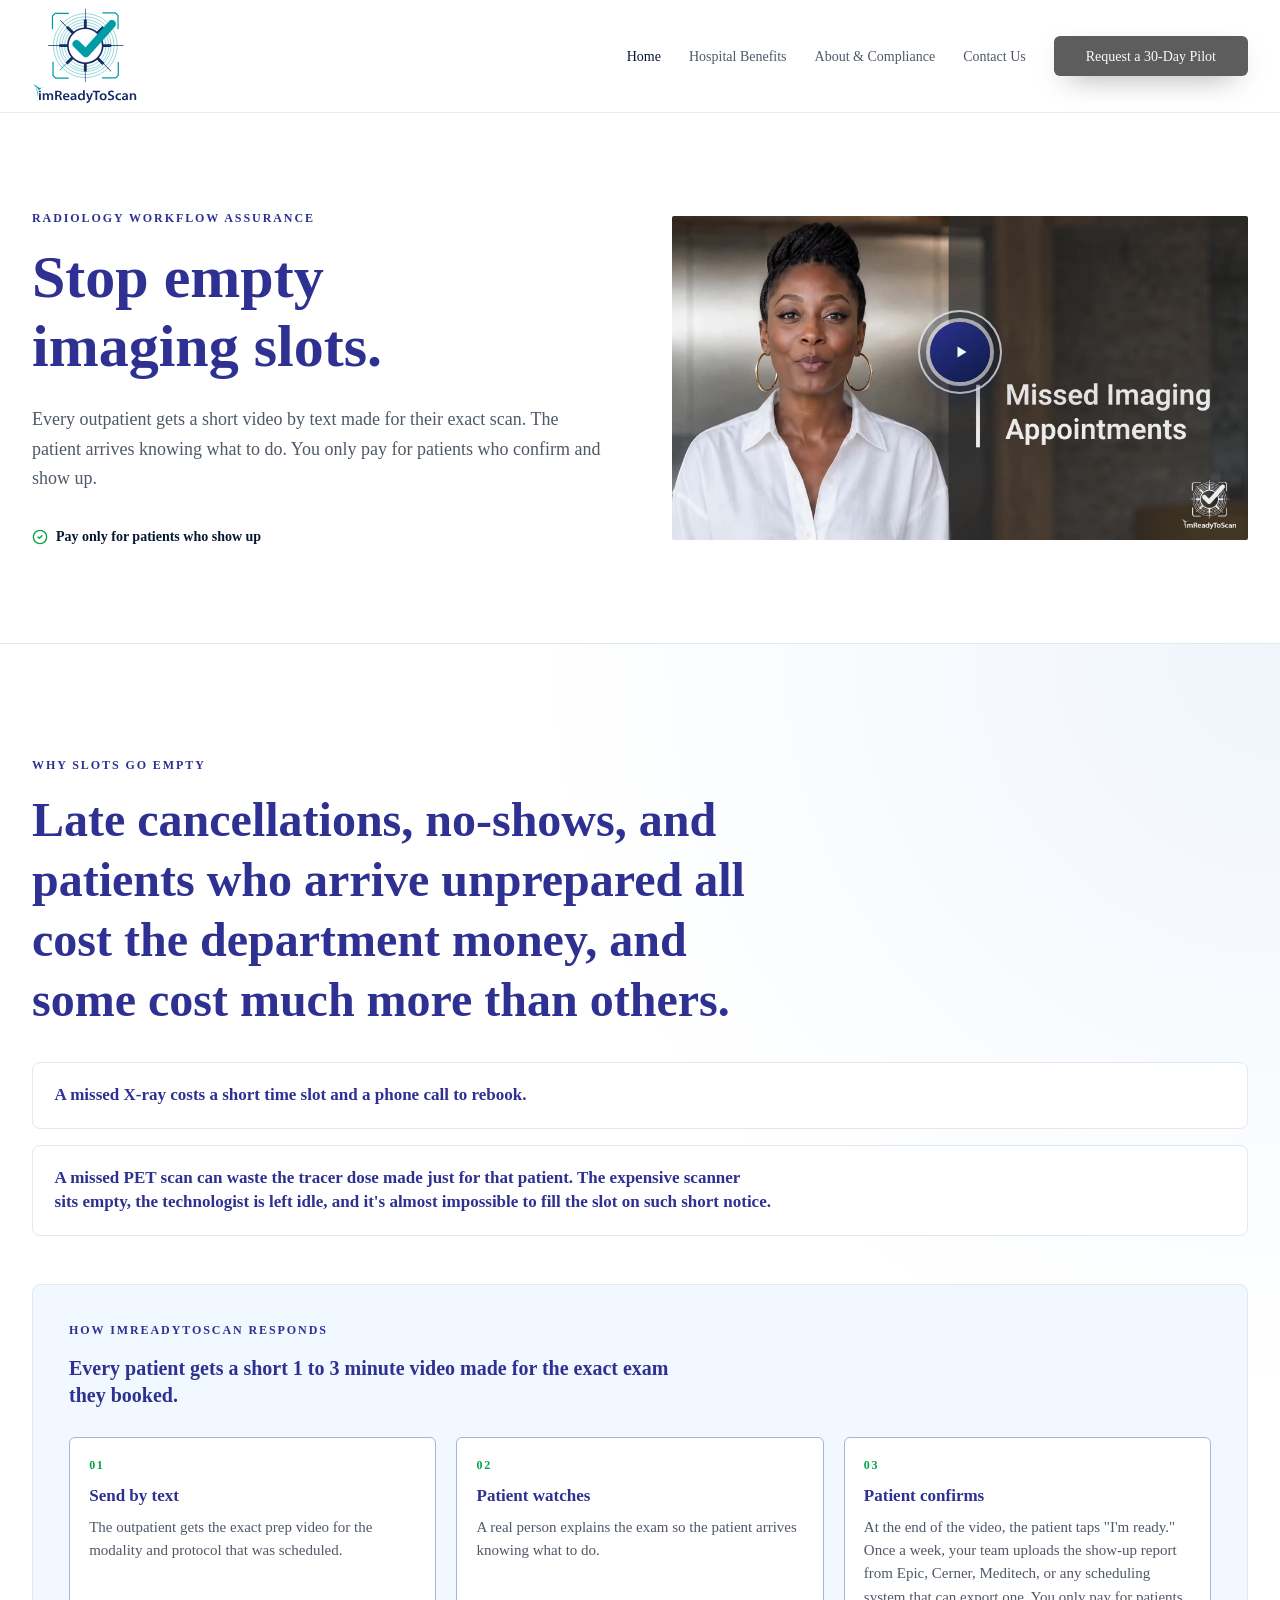
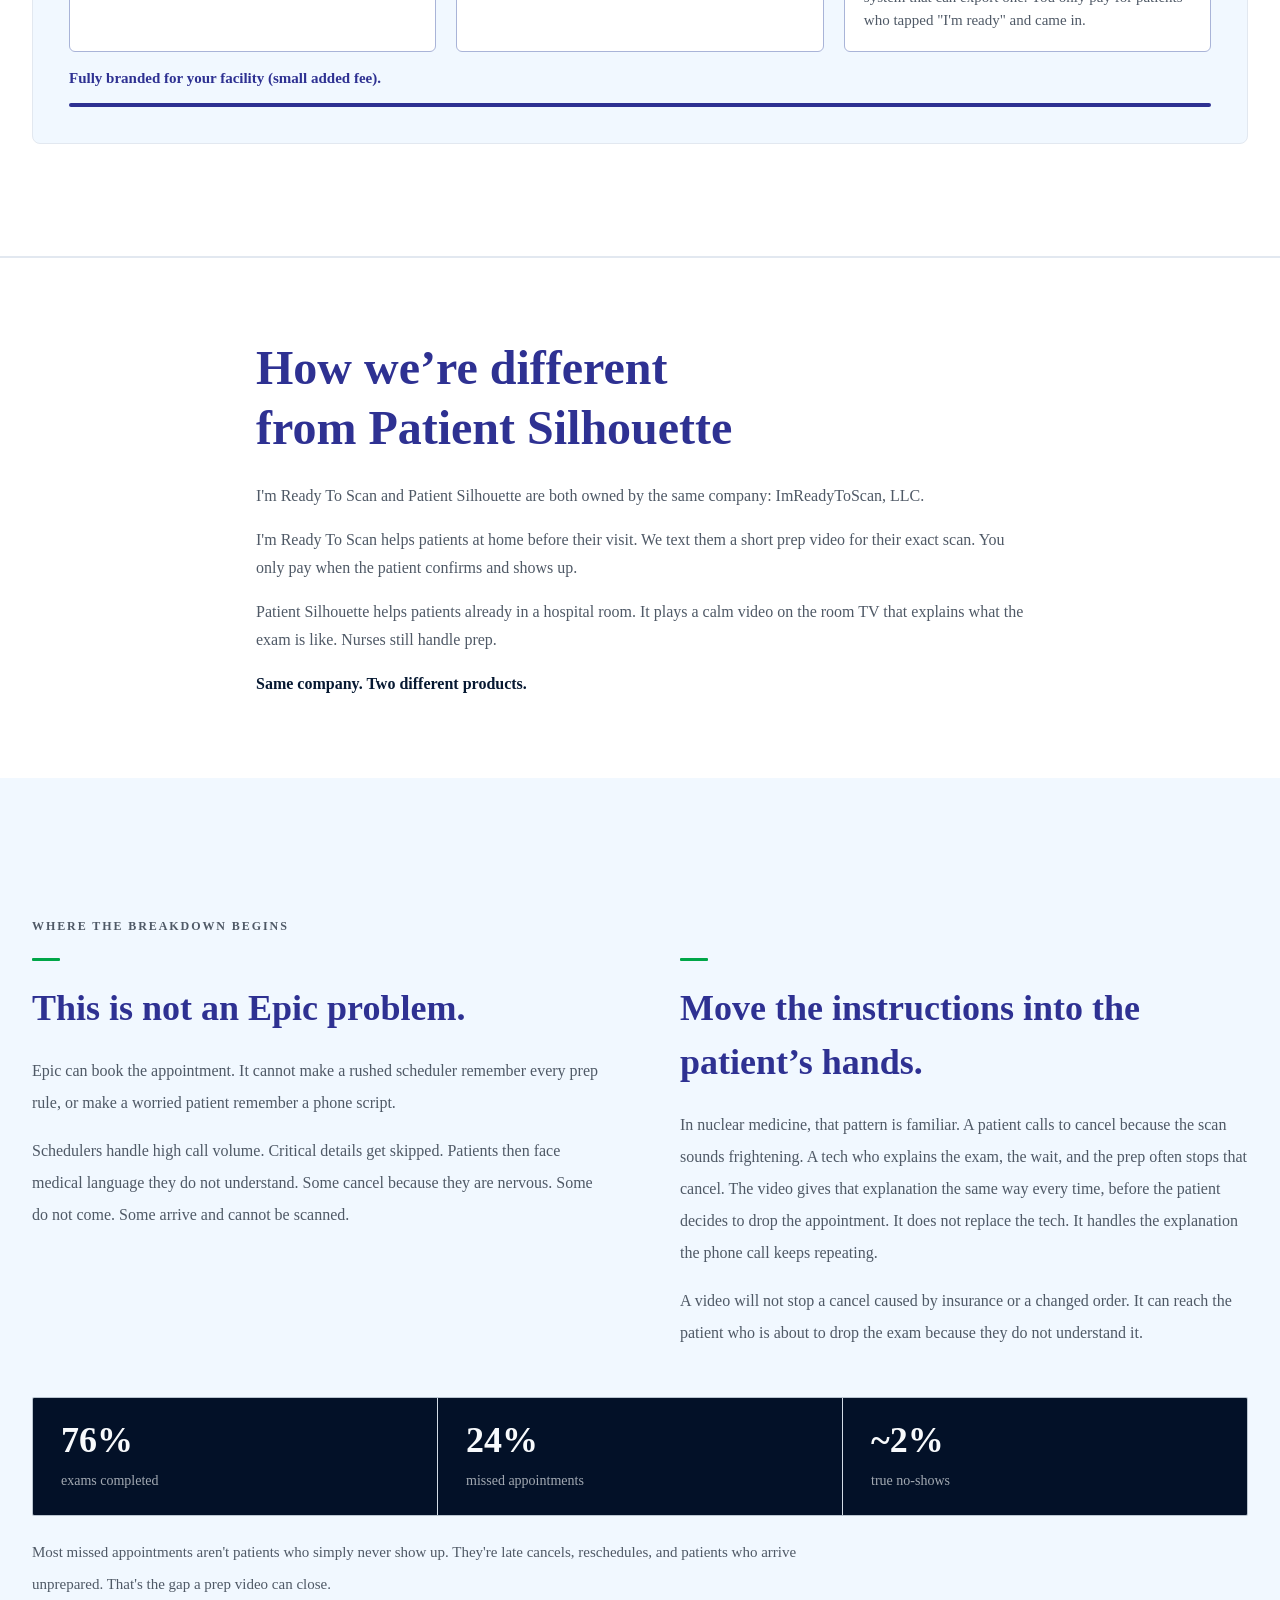
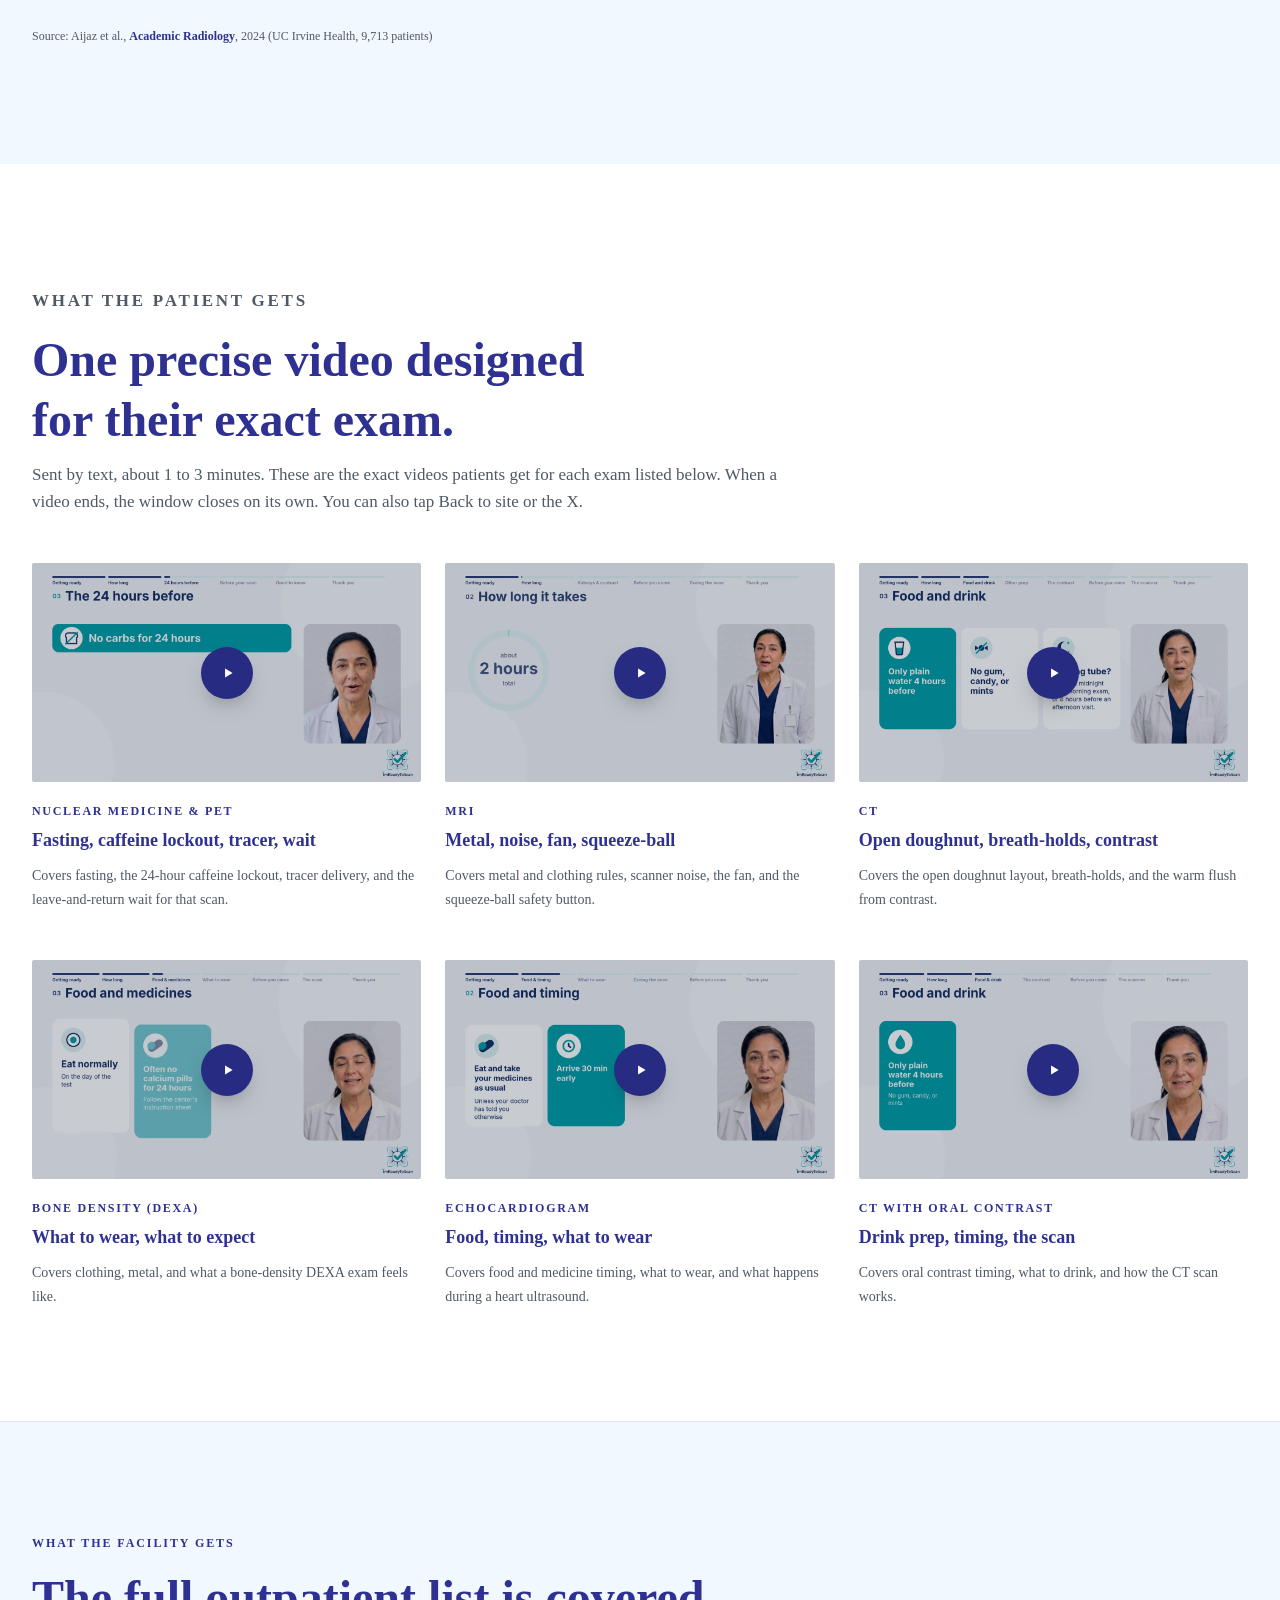
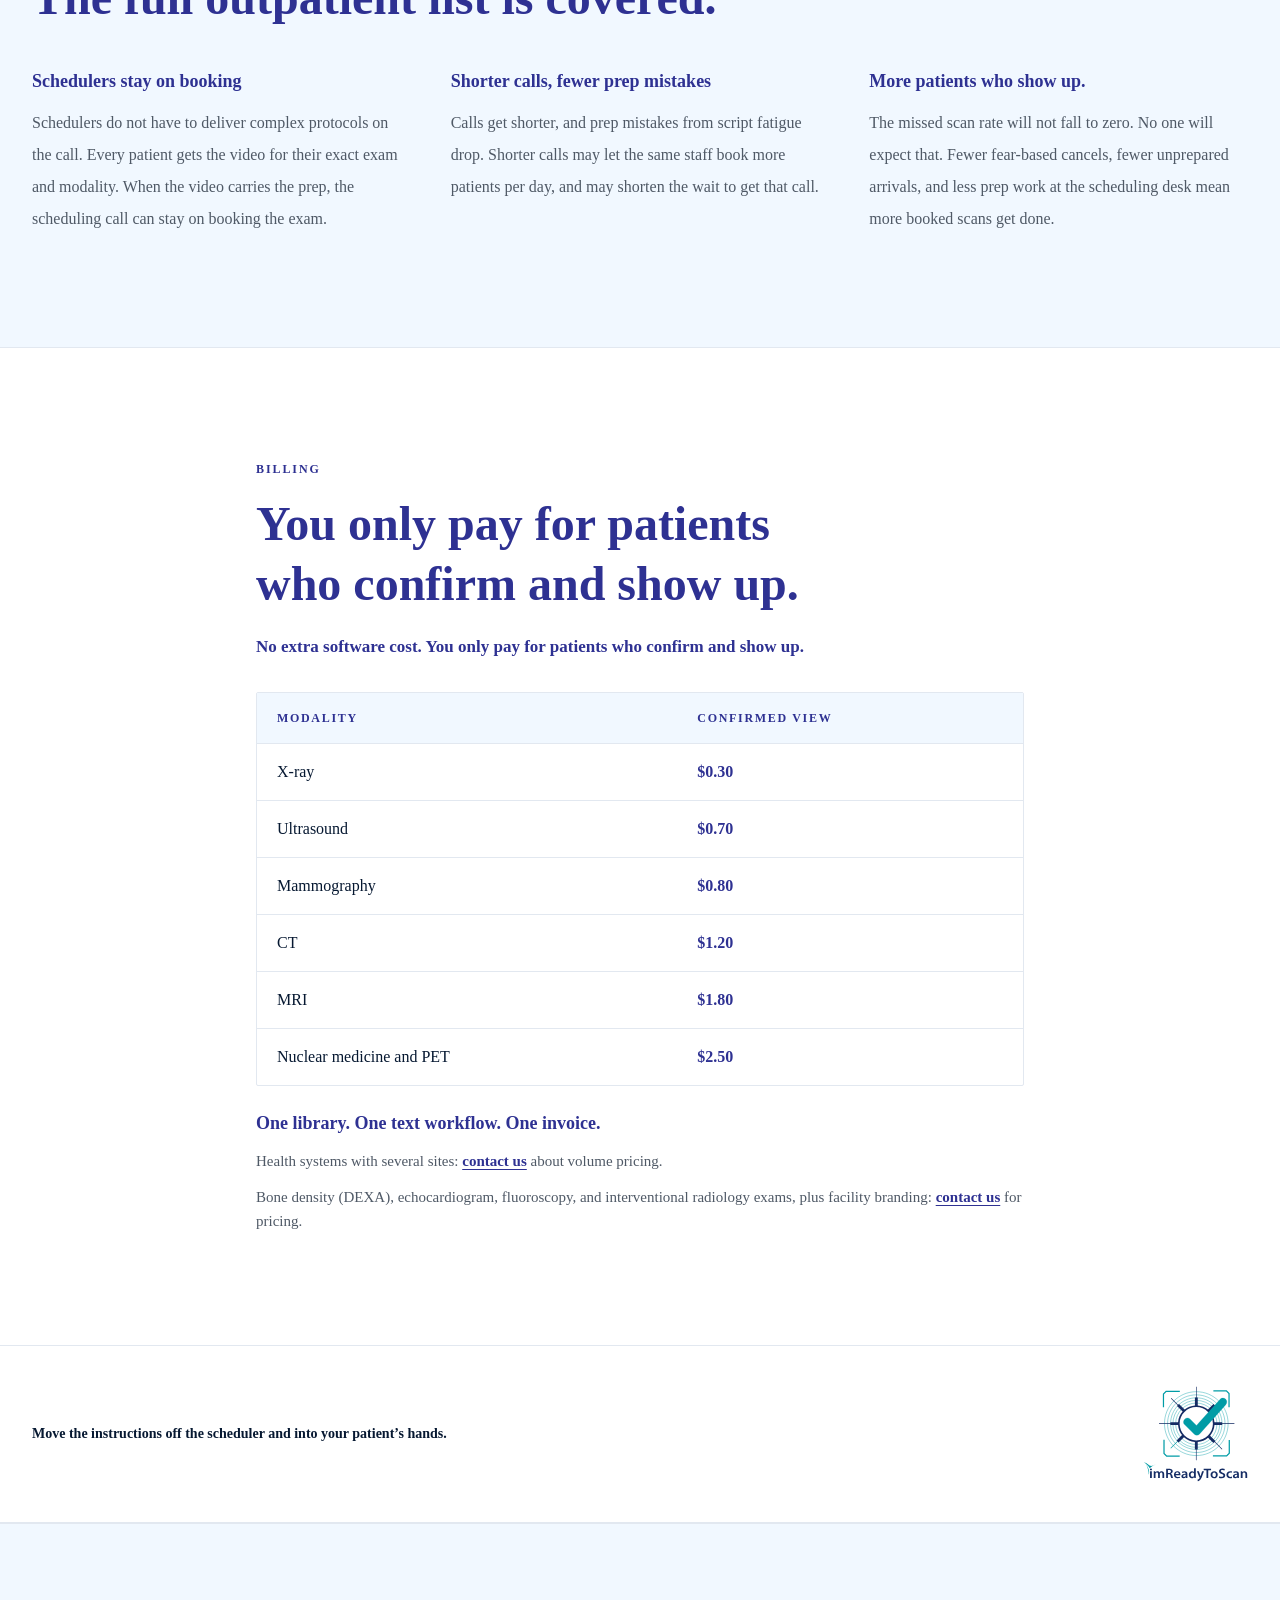
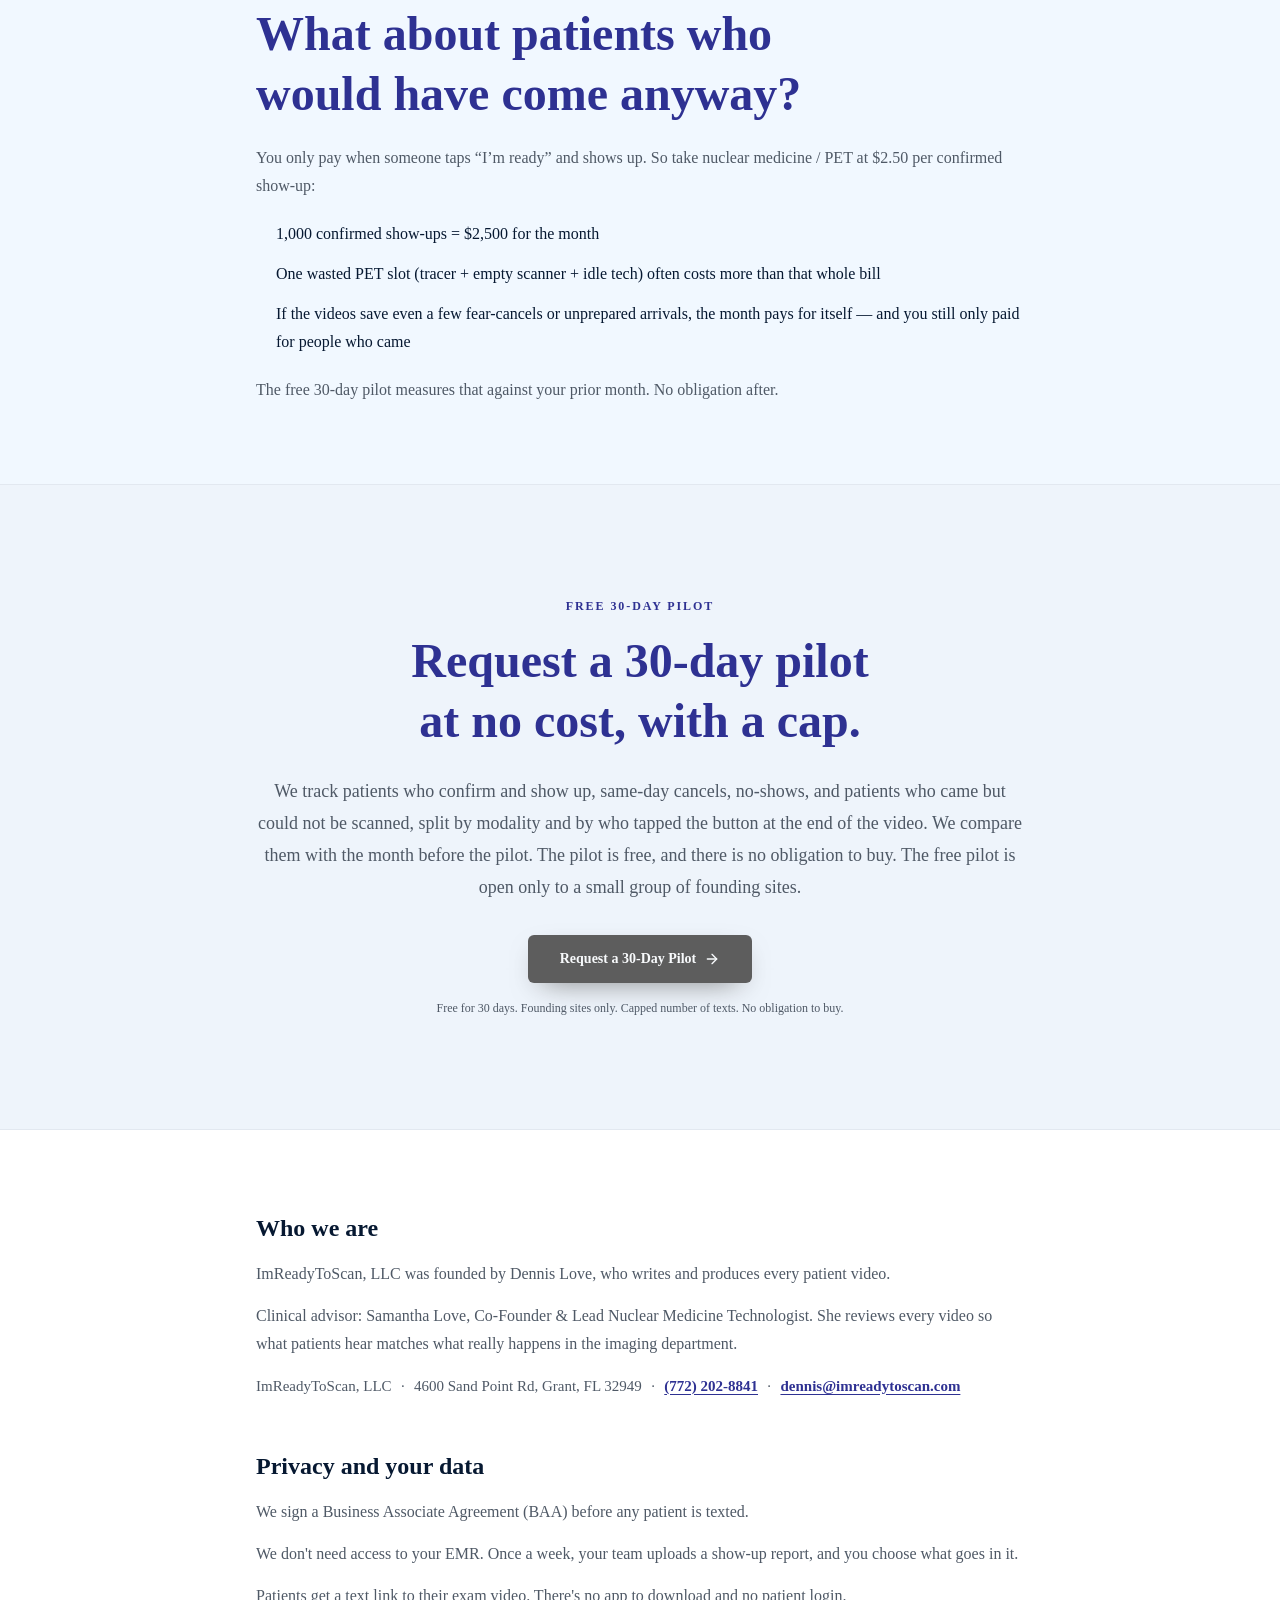
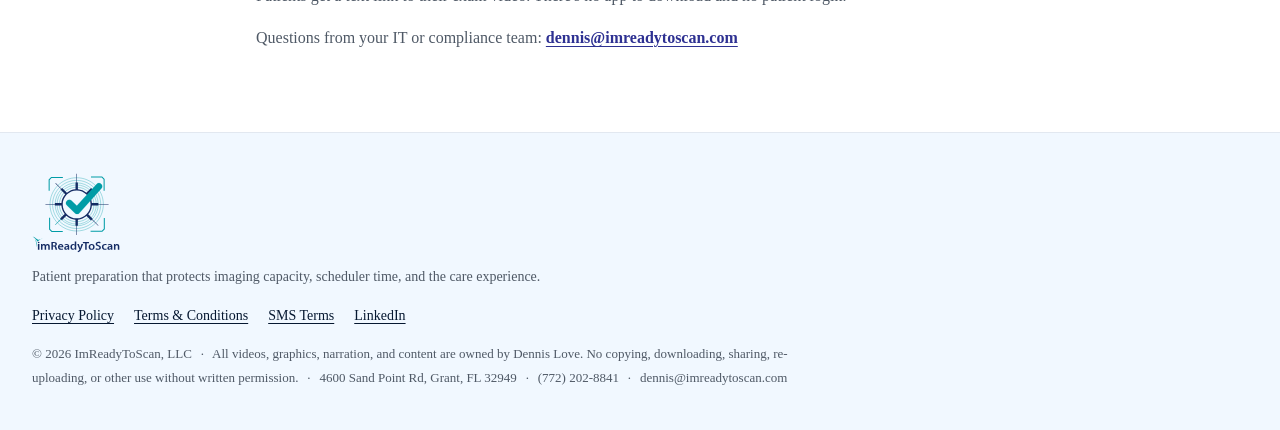
<file: index.html>
<!DOCTYPE html>
<html lang="en">
<head>
  <meta charset="utf-8" />
  <meta name="viewport" content="width=device-width, initial-scale=1" />
  <meta name="author" content="ImReadyToScan.com" />
  <title>ImReadyToScan.com | Stop Empty Imaging Slots</title>
  <meta name="description" content="Every outpatient gets a short video by text made for their exact scan. You only pay for patients who confirm and show up." />
  <meta property="og:title" content="ImReadyToScan.com | Stop Empty Imaging Slots" />
  <meta property="og:description" content="Scan-specific patient preparation videos by text. You only pay for patients who confirm and show up. Free pilot at no cost." />
  <meta property="og:type" content="website" />
  <meta name="twitter:card" content="summary_large_image" />
  <link rel="icon" href="favicon.png" type="image/png" />
  <link rel="stylesheet" href="css/styles.css" />
  <link rel="preload" href="assets/hero-pitch-poster.jpg" as="image" />
</head>
<body>
  <div class="site">
    <header class="site-header">
      <div class="page-wrap header-inner">
        <a href="/" class="logo-link" aria-label="ImReadyToScan home">
          <img src="assets/logo-full.svg" alt="ImReadyToScan" class="logo-img" width="515" height="469" />
        </a>

        <nav class="nav-desktop" aria-label="Main navigation">
          <a href="/" class="nav-link is-active">Home</a>
          <a href="hospital-benefits/" class="nav-link">Hospital Benefits</a>
          <a href="about-compliance/" class="nav-link">About &amp; Compliance</a>
          <a href="contact/" class="nav-link">Contact Us</a>
          <a href="pilot/" class="btn btn-pilot btn-lg">Request a 30-Day Pilot</a>
        </nav>

        <details class="nav-mobile">
          <summary>
            <svg class="icon-lg" viewBox="0 0 24 24" fill="none" stroke="currentColor" stroke-width="2" stroke-linecap="round" stroke-linejoin="round" aria-hidden="true"><path d="M4 5h16"/><path d="M4 12h16"/><path d="M4 19h16"/></svg>
            <span class="sr-only">Open menu</span>
          </summary>
          <div class="nav-mobile-panel">
            <a href="/">Home</a>
            <a href="hospital-benefits/">Hospital Benefits</a>
            <a href="about-compliance/">About &amp; Compliance</a>
            <a href="contact/">Contact Us</a>
            <a href="pilot/" class="btn btn-pilot btn-lg">Request a 30-Day Pilot</a>
          </div>
        </details>
      </div>
    </header>

    <main>
      <section class="hero">
        <div class="page-wrap hero-inner">
          <div class="hero-copy">
            <p class="eyebrow">Radiology workflow assurance</p>
            <h1 class="hero-title">Stop empty imaging slots.</h1>
            <p class="hero-lead">
              Every outpatient gets a short video by text made for their exact scan. The patient arrives knowing what to do. You only pay for patients who confirm and show up.
            </p>
            <div class="hero-actions">
              <div class="hero-checks">
                <span>
                  <svg class="icon text-brand-green" viewBox="0 0 24 24" fill="none" stroke="currentColor" stroke-width="2" stroke-linecap="round" stroke-linejoin="round" aria-hidden="true"><circle cx="12" cy="12" r="10"/><path d="m9 12 2 2 4-4"/></svg>
                  Pay only for patients who show up
                </span>
              </div>
            </div>
          </div>
          <div class="hero-media">
            <video
              id="hero-pitch"
              class="hero-video"
              playsinline
              preload="metadata"
              poster="assets/hero-pitch-poster.jpg"
              aria-label="ImReadyToScan pitch video"
            >
              <source src="assets/ImReadyToScan-Pitch-Video.mp4" type="video/mp4" />
            </video>
            <button type="button" class="hero-play" aria-label="Play pitch video">
              <span class="hero-play-ring" aria-hidden="true"></span>
              <span class="hero-play-core" aria-hidden="true">
                <svg viewBox="0 0 24 24" fill="currentColor" aria-hidden="true"><path d="M8.5 6.5v11l9-5.5-9-5.5z"/></svg>
              </span>
            </button>
          </div>
        </div>
      </section>

      <section class="content-band" id="why-slots">
        <div class="page-wrap">
          <div class="content-band-top">
            <div>
              <p class="eyebrow">Why slots go empty</p>
              <h2 class="section-heading">Late cancellations, no-shows, and patients who arrive unprepared all cost the department money, and some cost much more than others.</h2>
            </div>
          </div>

          <div class="loss-stack">
            <p>A missed X-ray costs a short time slot and a phone call to rebook.</p>
            <p>A missed PET scan can waste the tracer dose made just for that patient. The expensive scanner sits empty, the technologist is left idle, and it's almost impossible to fill the slot on such short notice.</p>
          </div>

          <div class="solution-flow">
            <p class="eyebrow">How ImReadyToScan responds</p>
            <h3 class="solution-heading">Every patient gets a short 1 to 3 minute video made for the exact exam they booked.</h3>
            <div class="flow-steps">
              <article class="flow-step" data-step="1">
                <span class="flow-num">01</span>
                <h4>Send by text</h4>
                <p>The outpatient gets the exact prep video for the modality and protocol that was scheduled.</p>
              </article>
              <article class="flow-step" data-step="2">
                <span class="flow-num">02</span>
                <h4>Patient watches</h4>
                <p>A real person explains the exam so the patient arrives knowing what to do.</p>
              </article>
              <article class="flow-step" data-step="3">
                <span class="flow-num">03</span>
                <h4>Patient confirms</h4>
                <p>At the end of the video, the patient taps "I'm ready." Once a week, your team uploads the show-up report from Epic, Cerner, Meditech, or any scheduling system that can export one. You only pay for patients who tapped "I'm ready" and came in.</p>
              </article>
            </div>
            <p class="flow-brand-note">Fully branded for your facility (small added fee).</p>
            <div class="flow-progress" aria-hidden="true">
              <span class="flow-progress-bar" data-step="3"></span>
            </div>
          </div>
        </div>
      </section>

      <section class="compare-block" id="patient-silhouette">
        <div class="page-wrap compare-inner">
          <h2 class="section-heading">How we’re different from Patient Silhouette</h2>
          <div class="compare-copy">
            <p>I'm Ready To Scan and Patient Silhouette are both owned by the same company: ImReadyToScan, LLC.</p>
            <p>I'm Ready To Scan helps patients at home before their visit. We text them a short prep video for their exact scan. You only pay when the patient confirms and shows up.</p>
            <p>Patient Silhouette helps patients already in a hospital room. It plays a calm video on the room TV that explains what the exam is like. Nurses still handle prep.</p>
            <p>Same company. Two different products.</p>
          </div>
        </div>
      </section>

      <section class="breakdown">
        <div class="page-wrap breakdown-inner">
          <p class="eyebrow">Where the breakdown begins</p>
          <div class="breakdown-grid">
            <article>
              <span class="breakdown-bar" aria-hidden="true"></span>
              <h2>This is not an Epic problem.</h2>
              <p>Epic can book the appointment. It cannot make a rushed scheduler remember every prep rule, or make a worried patient remember a phone script.</p>
              <p>Schedulers handle high call volume. Critical details get skipped. Patients then face medical language they do not understand. Some cancel because they are nervous. Some do not come. Some arrive and cannot be scanned.</p>
            </article>
            <article>
              <span class="breakdown-bar" aria-hidden="true"></span>
              <h2>Move the instructions into the patient’s hands.</h2>
              <p>In nuclear medicine, that pattern is familiar. A patient calls to cancel because the scan sounds frightening. A tech who explains the exam, the wait, and the prep often stops that cancel. The video gives that explanation the same way every time, before the patient decides to drop the appointment. It does not replace the tech. It handles the explanation the phone call keeps repeating.</p>
              <p>A video will not stop a cancel caused by insurance or a changed order. It can reach the patient who is about to drop the exam because they do not understand it.</p>
            </article>
          </div>
          <div class="stat-row">
            <div class="stat-item">
              <strong>76%</strong>
              <span>exams completed</span>
            </div>
            <div class="stat-item">
              <strong>24%</strong>
              <span>missed appointments</span>
            </div>
            <div class="stat-item">
              <strong>~2%</strong>
              <span>true no-shows</span>
            </div>
          </div>
          <p class="stat-explain">Most missed appointments aren't patients who simply never show up. They're late cancels, reschedules, and patients who arrive unprepared. That's the gap a prep video can close.</p>
          <p class="stat-note">Source: Aijaz et al., <a href="https://pubmed.ncbi.nlm.nih.gov/38705764/" target="_blank" rel="noopener noreferrer">Academic Radiology</a>, 2024 (UC Irvine Health, 9,713 patients)</p>
        </div>
      </section>

      <section class="modules">
        <div class="page-wrap">
          <div class="modules-intro">
            <p class="eyebrow">What the patient gets</p>
            <h2>One precise video designed for their exact exam.</h2>
            <p>Sent by text, about 1 to 3 minutes. These are the exact videos patients get for each exam listed below. When a video ends, the window closes on its own. You can also tap Back to site or the X.</p>
          </div>
          <div class="modules-grid modules-grid-six">
            <article>
                <div class="module-media">
                <video preload="metadata" poster="assets/exam-pet-poster.jpg" aria-label="Nuclear Medicine and PET preparation">
                  <source src="assets/ImReadyToScan-FDG-PET-CT.mp4" type="video/mp4" />
                </video>
                <button type="button" class="module-play" aria-label="Play video">
                  <span class="module-play-core" aria-hidden="true">
                    <svg viewBox="0 0 24 24" fill="currentColor" aria-hidden="true"><path d="M8.5 6.5v11l9-5.5-9-5.5z"/></svg>
                  </span>
                </button>
              </div>
              <p class="module-meta">Nuclear medicine &amp; PET</p>
              <h3 class="module-title">Fasting, caffeine lockout, tracer, wait</h3>
              <p class="module-caption">Covers fasting, the 24-hour caffeine lockout, tracer delivery, and the leave-and-return wait for that scan.</p>
            </article>
            <article>
                <div class="module-media">
                <video preload="metadata" poster="assets/exam-mri-poster.jpg" aria-label="MRI with gadolinium preparation">
                  <source src="assets/ImReadyToScan-MRI-Gadolinium.mp4" type="video/mp4" />
                </video>
                <button type="button" class="module-play" aria-label="Play video">
                  <span class="module-play-core" aria-hidden="true">
                    <svg viewBox="0 0 24 24" fill="currentColor" aria-hidden="true"><path d="M8.5 6.5v11l9-5.5-9-5.5z"/></svg>
                  </span>
                </button>
              </div>
              <p class="module-meta">MRI</p>
              <h3 class="module-title">Metal, noise, fan, squeeze-ball</h3>
              <p class="module-caption">Covers metal and clothing rules, scanner noise, the fan, and the squeeze-ball safety button.</p>
            </article>
            <article>
                <div class="module-media">
                <video preload="metadata" poster="assets/exam-ct-poster.jpg" aria-label="CT with IV contrast preparation">
                  <source src="assets/ImReadyToScan-CT-IV-Contrast.mp4" type="video/mp4" />
                </video>
                <button type="button" class="module-play" aria-label="Play video">
                  <span class="module-play-core" aria-hidden="true">
                    <svg viewBox="0 0 24 24" fill="currentColor" aria-hidden="true"><path d="M8.5 6.5v11l9-5.5-9-5.5z"/></svg>
                  </span>
                </button>
              </div>
              <p class="module-meta">CT</p>
              <h3 class="module-title">Open doughnut, breath-holds, contrast</h3>
              <p class="module-caption">Covers the open doughnut layout, breath-holds, and the warm flush from contrast.</p>
            </article>
            <article>
              <div class="module-media">
                <video preload="metadata" poster="assets/exam-xray-poster.jpg" aria-label="Bone density DEXA preparation">
                  <source src="assets/ImReadyToScan-Bone-Density-DEXA.mp4" type="video/mp4" />
                </video>
                <button type="button" class="module-play" aria-label="Play video">
                  <span class="module-play-core" aria-hidden="true">
                    <svg viewBox="0 0 24 24" fill="currentColor" aria-hidden="true"><path d="M8.5 6.5v11l9-5.5-9-5.5z"/></svg>
                  </span>
                </button>
              </div>
              <p class="module-meta">Bone Density (DEXA)</p>
              <h3 class="module-title">What to wear, what to expect</h3>
              <p class="module-caption">Covers clothing, metal, and what a bone-density DEXA exam feels like.</p>
            </article>
            <article>
              <div class="module-media">
                <video preload="metadata" poster="assets/exam-ultrasound-poster.jpg" aria-label="Echocardiogram preparation">
                  <source src="assets/ImReadyToScan-Echocardiogram.mp4" type="video/mp4" />
                </video>
                <button type="button" class="module-play" aria-label="Play video">
                  <span class="module-play-core" aria-hidden="true">
                    <svg viewBox="0 0 24 24" fill="currentColor" aria-hidden="true"><path d="M8.5 6.5v11l9-5.5-9-5.5z"/></svg>
                  </span>
                </button>
              </div>
              <p class="module-meta">Echocardiogram</p>
              <h3 class="module-title">Food, timing, what to wear</h3>
              <p class="module-caption">Covers food and medicine timing, what to wear, and what happens during a heart ultrasound.</p>
            </article>
            <article>
              <div class="module-media">
                <video preload="metadata" poster="assets/exam-mammography-poster.jpg" aria-label="CT with oral contrast preparation">
                  <source src="assets/ImReadyToScan-CT-Oral-Contrast.mp4" type="video/mp4" />
                </video>
                <button type="button" class="module-play" aria-label="Play video">
                  <span class="module-play-core" aria-hidden="true">
                    <svg viewBox="0 0 24 24" fill="currentColor" aria-hidden="true"><path d="M8.5 6.5v11l9-5.5-9-5.5z"/></svg>
                  </span>
                </button>
              </div>
              <p class="module-meta">CT with Oral Contrast</p>
              <h3 class="module-title">Drink prep, timing, the scan</h3>
              <p class="module-caption">Covers oral contrast timing, what to drink, and how the CT scan works.</p>
            </article>
          </div>
        </div>
      </section>

      <section class="facility">
        <div class="page-wrap facility-inner">
          <p class="eyebrow">What the facility gets</p>
          <h2 class="section-heading">The full outpatient list is covered.</h2>
          <div class="facility-grid">
            <article>
              <h3>Schedulers stay on booking</h3>
              <p>Schedulers do not have to deliver complex protocols on the call. Every patient gets the video for their exact exam and modality. When the video carries the prep, the scheduling call can stay on booking the exam.</p>
            </article>
            <article>
              <h3>Shorter calls, fewer prep mistakes</h3>
              <p>Calls get shorter, and prep mistakes from script fatigue drop. Shorter calls may let the same staff book more patients per day, and may shorten the wait to get that call.</p>
            </article>
            <article>
              <h3>More patients who show up.</h3>
              <p>The missed scan rate will not fall to zero. No one will expect that. Fewer fear-based cancels, fewer unprepared arrivals, and less prep work at the scheduling desk mean more booked scans get done.</p>
            </article>
          </div>
        </div>
      </section>

      <section class="billing">
        <div class="page-wrap billing-inner">
          <p class="eyebrow">Billing</p>
          <h2 class="section-heading">You only pay for patients who confirm and show up.</h2>
          <p class="billing-software">No extra software cost. You only pay for patients who confirm and show up.</p>
          <div class="billing-table-wrap">
            <table class="billing-table">
              <thead>
                <tr>
                  <th scope="col">Modality</th>
                  <th scope="col">Confirmed view</th>
                </tr>
              </thead>
              <tbody>
                <tr>
                  <td>X-ray</td>
                  <td>$0.30</td>
                </tr>
                <tr>
                  <td>Ultrasound</td>
                  <td>$0.70</td>
                </tr>
                <tr>
                  <td>Mammography</td>
                  <td>$0.80</td>
                </tr>
                <tr>
                  <td>CT</td>
                  <td>$1.20</td>
                </tr>
                <tr>
                  <td>MRI</td>
                  <td>$1.80</td>
                </tr>
                <tr>
                  <td>Nuclear medicine and PET</td>
                  <td>$2.50</td>
                </tr>
              </tbody>
            </table>
          </div>
          <p class="billing-tagline">One library. One text workflow. One invoice.</p>
          <p class="billing-volume">Health systems with several sites: <a href="contact/">contact us</a> about volume pricing.</p>
          <p class="billing-pricing-note">Bone density (DEXA), echocardiogram, fluoroscopy, and interventional radiology exams, plus facility branding: <a href="contact/">contact us</a> for pricing.</p>
        </div>
      </section>

      <section class="brand-strip">
        <div class="page-wrap brand-strip-inner">
          <p>Move the instructions off the scheduler and into your patient’s hands.</p>
          <img src="assets/logo-full.svg" alt="ImReadyToScan" width="515" height="469" loading="lazy" />
        </div>
      </section>

      <section class="roi-box" id="roi">
        <div class="page-wrap roi-inner">
          <h2 class="section-heading">What about patients who would have come anyway?</h2>
          <p>You only pay when someone taps “I’m ready” and shows up. So take nuclear medicine / PET at $2.50 per confirmed show-up:</p>
          <ul class="roi-list">
            <li>1,000 confirmed show-ups = $2,500 for the month</li>
            <li>One wasted PET slot (tracer + empty scanner + idle tech) often costs more than that whole bill</li>
            <li>If the videos save even a few fear-cancels or unprepared arrivals, the month pays for itself — and you still only paid for people who came</li>
          </ul>
          <p>The free 30-day pilot measures that against your prior month. No obligation after.</p>
        </div>
      </section>

      <section id="pilot" class="pilot">
        <div class="page-wrap pilot-inner">
          <p class="eyebrow">Free 30-day pilot</p>
          <h2>Request a 30-day pilot at no cost, with a cap.</h2>
          <p class="pilot-lead">
            We track patients who confirm and show up, same-day cancels, no-shows, and patients who came but could not be scanned, split by modality and by who tapped the button at the end of the video. We compare them with the month before the pilot. The pilot is free, and there is no obligation to buy. The free pilot is open only to a small group of founding sites.
          </p>
          <a class="btn btn-pilot btn-xl" href="pilot/">
            Request a 30-Day Pilot
            <svg viewBox="0 0 24 24" fill="none" stroke="currentColor" stroke-width="2" stroke-linecap="round" stroke-linejoin="round" aria-hidden="true"><path d="M5 12h14"/><path d="m12 5 7 7-7 7"/></svg>
          </a>
          <p class="pilot-note">Free for 30 days. Founding sites only. Capped number of texts. No obligation to buy.</p>
        </div>
      </section>

      <section class="site-info" id="who-we-are">
        <div class="page-wrap site-info-inner">
          <article class="site-info-block">
            <h2>Who we are</h2>
            <p>ImReadyToScan, LLC was founded by Dennis Love, who writes and produces every patient video.</p>
            <p>Clinical advisor: Samantha Love, Co-Founder &amp; Lead Nuclear Medicine Technologist. She reviews every video so what patients hear matches what really happens in the imaging department.</p>
            <p class="site-info-contact">ImReadyToScan, LLC <span aria-hidden="true">&middot;</span> 4600 Sand Point Rd, Grant, FL 32949 <span aria-hidden="true">&middot;</span> <a href="tel:+17722028841">(772) 202-8841</a> <span aria-hidden="true">&middot;</span> <a href="mailto:dennis@imreadytoscan.com">dennis@imreadytoscan.com</a></p>
          </article>
          <article class="site-info-block">
            <h2>Privacy and your data</h2>
            <p>We sign a Business Associate Agreement (BAA) before any patient is texted.</p>
            <p>We don't need access to your EMR. Once a week, your team uploads a show-up report, and you choose what goes in it.</p>
            <p>Patients get a text link to their exam video. There's no app to download and no patient login.</p>
            <p>Questions from your IT or compliance team: <a href="mailto:dennis@imreadytoscan.com">dennis@imreadytoscan.com</a></p>
          </article>
        </div>
      </section>
    </main>

    <footer class="site-footer">
      <div class="page-wrap footer-inner">
        <div>
          <img src="assets/logo-full.svg" alt="ImReadyToScan" class="footer-logo" width="515" height="469" />
          <p class="footer-copy">Patient preparation that protects imaging capacity, scheduler time, and the care experience.</p>
          <nav class="footer-links" aria-label="Footer">
            <a href="privacy-policy/">Privacy Policy</a>
            <a href="terms-conditions/">Terms &amp; Conditions</a>
            <a href="sms-terms/">SMS Terms</a>
            <a href="https://www.linkedin.com/company/imreadytoscan/" target="_blank" rel="noopener noreferrer">LinkedIn</a>
          </nav>
          <p class="footer-legal">&copy; 2026 ImReadyToScan, LLC <span aria-hidden="true">&middot;</span> All videos, graphics, narration, and content are owned by Dennis Love. No copying, downloading, sharing, re-uploading, or other use without written permission. <span aria-hidden="true">&middot;</span> 4600 Sand Point Rd, Grant, FL 32949 <span aria-hidden="true">&middot;</span> <a href="tel:+17722028841">(772) 202-8841</a> <span aria-hidden="true">&middot;</span> <a href="mailto:dennis@imreadytoscan.com">dennis@imreadytoscan.com</a></p>
        </div>
      </div>
    </footer>
  </div>

    <div class="video-lightbox" id="video-lightbox" hidden>
      <div class="video-lightbox-backdrop" data-lightbox-close></div>
      <div class="video-lightbox-dialog" role="dialog" aria-modal="true" aria-label="Video player">
        <button type="button" class="video-lightbox-close" data-lightbox-close aria-label="Close video">
          <span aria-hidden="true">&times;</span>
        </button>
        <video class="video-lightbox-player" controls playsinline></video>
        <button type="button" class="video-lightbox-back" data-lightbox-close>Back to site</button>
      </div>
    </div>

  <script src="js/main.js" defer></script>
</body>
</html>
</file>
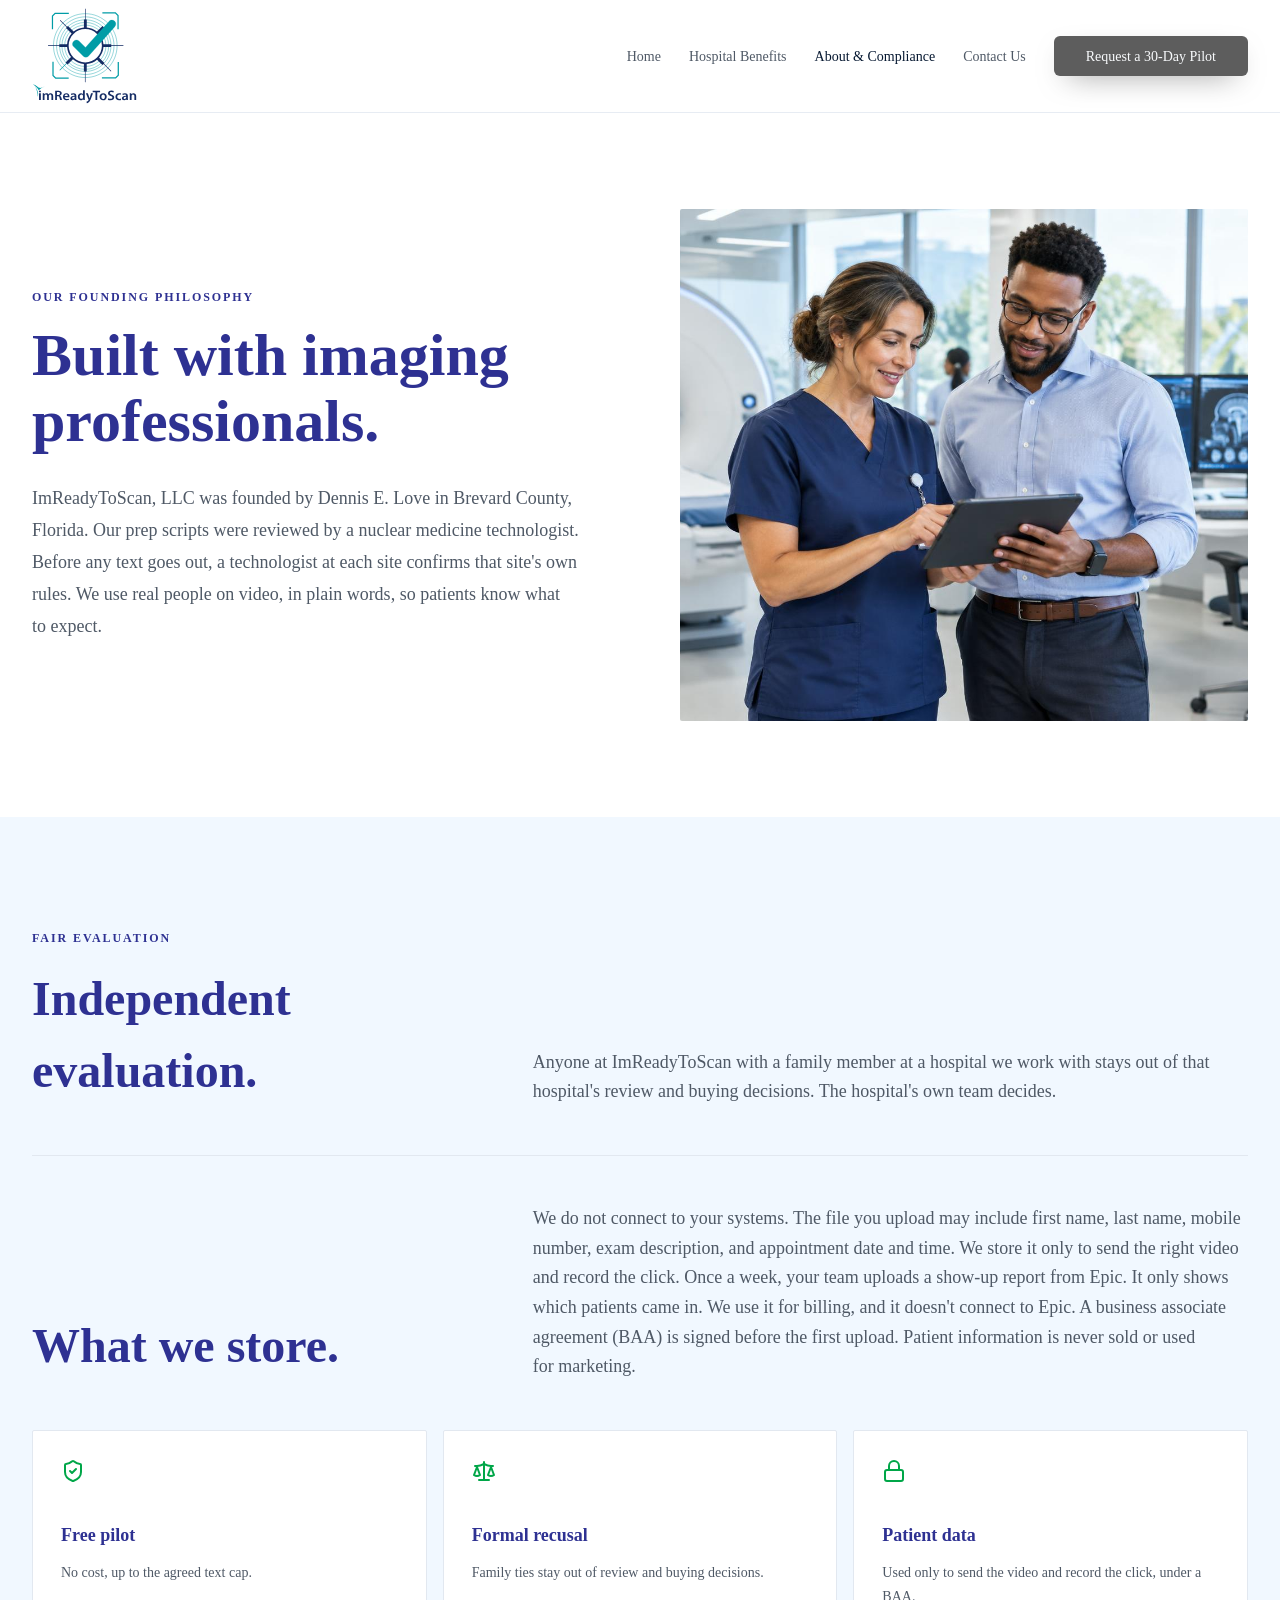
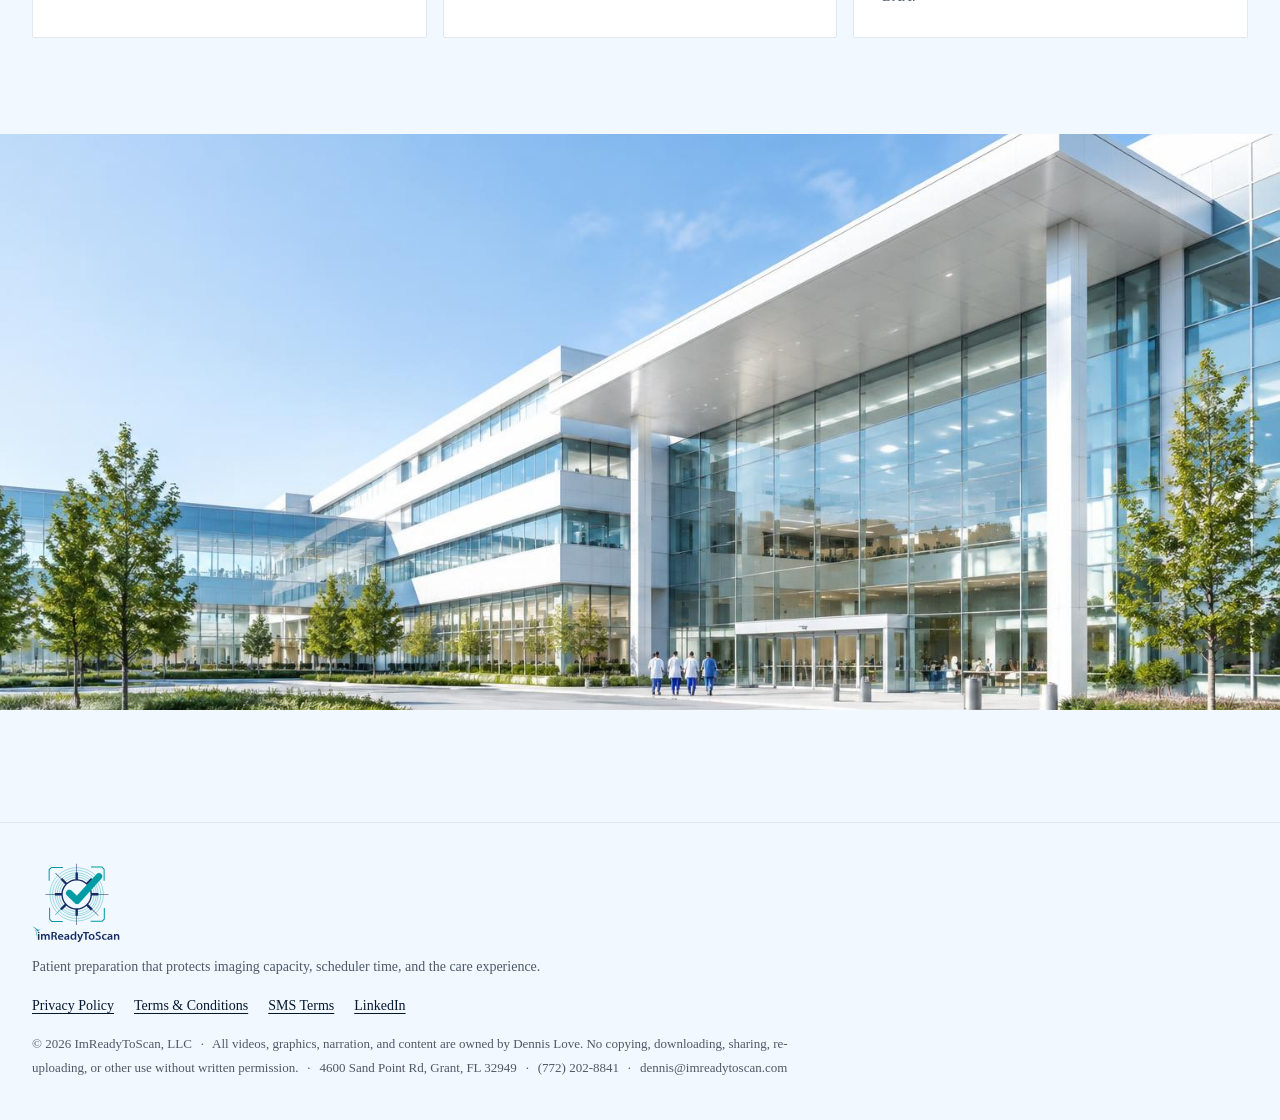
<file: about-compliance/index.html>
<!DOCTYPE html>
<html lang="en">
<head>
  <meta charset="utf-8" />
  <meta name="viewport" content="width=device-width, initial-scale=1" />
  <meta name="author" content="ImReadyToScan.com" />
  <title>About &amp; Compliance | ImReadyToScan.com</title>
  <meta name="description" content="Who we are, how we keep evaluation fair, and what patient information we store." />
  <meta property="og:title" content="About &amp; Compliance | ImReadyToScan.com" />
  <meta property="og:description" content="Who we are, how we keep evaluation fair, and what patient information we store." />
  <meta property="og:type" content="website" />
  <meta name="twitter:card" content="summary_large_image" />
  <link rel="icon" href="../favicon.png" type="image/png" />
  <link rel="stylesheet" href="../css/styles.css" />
</head>
<body>
  <div class="site">
    <header class="site-header">
      <div class="page-wrap header-inner">
        <a href="../" class="logo-link" aria-label="ImReadyToScan home">
          <img src="../assets/logo-full.svg" alt="ImReadyToScan" class="logo-img" width="515" height="469" />
        </a>

        <nav class="nav-desktop" aria-label="Main navigation">
          <a href="../" class="nav-link">Home</a>
          <a href="../hospital-benefits/" class="nav-link">Hospital Benefits</a>
          <a href="../about-compliance/" class="nav-link is-active">About &amp; Compliance</a>
          <a href="../contact/" class="nav-link">Contact Us</a>
          <a href="../pilot/" class="btn btn-pilot btn-lg">Request a 30-Day Pilot</a>
        </nav>

        <details class="nav-mobile">
          <summary>
            <svg class="icon-lg" viewBox="0 0 24 24" fill="none" stroke="currentColor" stroke-width="2" stroke-linecap="round" stroke-linejoin="round" aria-hidden="true"><path d="M4 5h16"/><path d="M4 12h16"/><path d="M4 19h16"/></svg>
            <span class="sr-only">Open menu</span>
          </summary>
          <div class="nav-mobile-panel">
            <a href="../">Home</a>
            <a href="../hospital-benefits/">Hospital Benefits</a>
            <a href="../about-compliance/">About &amp; Compliance</a>
            <a href="../contact/">Contact Us</a>
            <a href="../pilot/" class="btn btn-pilot btn-lg">Request a 30-Day Pilot</a>
          </div>
        </details>
      </div>
    </header>

    <main>
      <section class="about-hero">
        <div class="page-wrap about-hero-grid">
          <div>
            <p class="eyebrow">Our founding philosophy</p>
            <h1>Built with imaging professionals.</h1>
            <p class="about-hero-lead">ImReadyToScan, LLC was founded by Dennis E. Love in Brevard County, Florida. Our prep scripts were reviewed by a nuclear medicine technologist. Before any text goes out, a technologist at each site confirms that site's own rules. We use real people on video, in plain words, so patients know what to expect.</p>
          </div>
          <img class="about-hero-img" src="../assets/clinical-tech-team.jpg" alt="Clinical and technology professionals collaborating with a tablet" width="1200" height="912" loading="lazy" />
        </div>
      </section>

      <section class="about-compliance">
        <div class="page-wrap">
          <div class="about-compliance-top">
            <div>
              <p class="eyebrow">Fair evaluation</p>
              <h2>Independent evaluation.</h2>
            </div>
            <p class="about-compliance-lead">Anyone at ImReadyToScan with a family member at a hospital we work with stays out of that hospital's review and buying decisions. The hospital's own team decides.</p>
          </div>
          <div class="about-compliance-top about-store">
            <div>
              <h2>What we store.</h2>
            </div>
            <p class="about-compliance-lead">We do not connect to your systems. The file you upload may include first name, last name, mobile number, exam description, and appointment date and time. We store it only to send the right video and record the click. Once a week, your team uploads a show-up report from Epic. It only shows which patients came in. We use it for billing, and it doesn't connect to Epic. A business associate agreement (BAA) is signed before the first upload. Patient information is never sold or used for marketing.</p>
          </div>
          <div class="about-cards">
            <article class="about-card">
              <svg class="icon-xl text-brand-green" viewBox="0 0 24 24" fill="none" stroke="currentColor" stroke-width="2" stroke-linecap="round" stroke-linejoin="round" aria-hidden="true"><path d="M20 13c0 5-3.5 7.5-7.66 8.95a1 1 0 0 1-.67-.01C7.5 20.5 4 18 4 13V6a1 1 0 0 1 1-1c2 0 4.5-1.2 6.24-2.72a1.17 1.17 0 0 1 1.52 0C14.51 3.81 17 5 19 5a1 1 0 0 1 1 1z"/><path d="m9 12 2 2 4-4"/></svg>
              <h3>Free pilot</h3>
              <p>No cost, up to the agreed text cap.</p>
            </article>
            <article class="about-card">
              <svg class="icon-xl text-brand-green" viewBox="0 0 24 24" fill="none" stroke="currentColor" stroke-width="2" stroke-linecap="round" stroke-linejoin="round" aria-hidden="true"><path d="m16 16 3-8 3 8c-.87.65-1.92 1-3 1s-2.13-.35-3-1Z"/><path d="m2 16 3-8 3 8c-.87.65-1.92 1-3 1s-2.13-.35-3-1Z"/><path d="M7 21h10"/><path d="M12 3v18"/><path d="M3 7h2c2 0 5-1 7-2 2 1 5 2 7 2h2"/></svg>
              <h3>Formal recusal</h3>
              <p>Family ties stay out of review and buying decisions.</p>
            </article>
            <article class="about-card">
              <svg class="icon-xl text-brand-green" viewBox="0 0 24 24" fill="none" stroke="currentColor" stroke-width="2" stroke-linecap="round" stroke-linejoin="round" aria-hidden="true"><rect x="3" y="11" width="18" height="11" rx="2"/><path d="M7 11V7a5 5 0 0 1 10 0v4"/></svg>
              <h3>Patient data</h3>
              <p>Used only to send the video and record the click, under a BAA.</p>
            </article>
          </div>
        </div>
        <img class="about-banner" src="../assets/hospital-exterior.jpg" alt="Transparent glass exterior of a modern hospital" width="1536" height="912" loading="lazy" />
      </section>

    </main>

    <footer class="site-footer">
      <div class="page-wrap footer-inner">
        <div>
          <img src="../assets/logo-full.svg" alt="ImReadyToScan" class="footer-logo" width="515" height="469" />
          <p class="footer-copy">Patient preparation that protects imaging capacity, scheduler time, and the care experience.</p>
          <nav class="footer-links" aria-label="Footer">
            <a href="../privacy-policy/">Privacy Policy</a>
            <a href="../terms-conditions/">Terms &amp; Conditions</a>
            <a href="../sms-terms/">SMS Terms</a>
            <a href="https://www.linkedin.com/company/imreadytoscan/" target="_blank" rel="noopener noreferrer">LinkedIn</a>
          </nav>
          <p class="footer-legal">&copy; 2026 ImReadyToScan, LLC <span aria-hidden="true">&middot;</span> All videos, graphics, narration, and content are owned by Dennis Love. No copying, downloading, sharing, re-uploading, or other use without written permission. <span aria-hidden="true">&middot;</span> 4600 Sand Point Rd, Grant, FL 32949 <span aria-hidden="true">&middot;</span> <a href="tel:+17722028841">(772) 202-8841</a> <span aria-hidden="true">&middot;</span> <a href="mailto:dennis@imreadytoscan.com">dennis@imreadytoscan.com</a></p>
        </div>
      </div>
    </footer>
  </div>
  <script src="../js/main.js" defer></script>
</body>
</html>
</file>
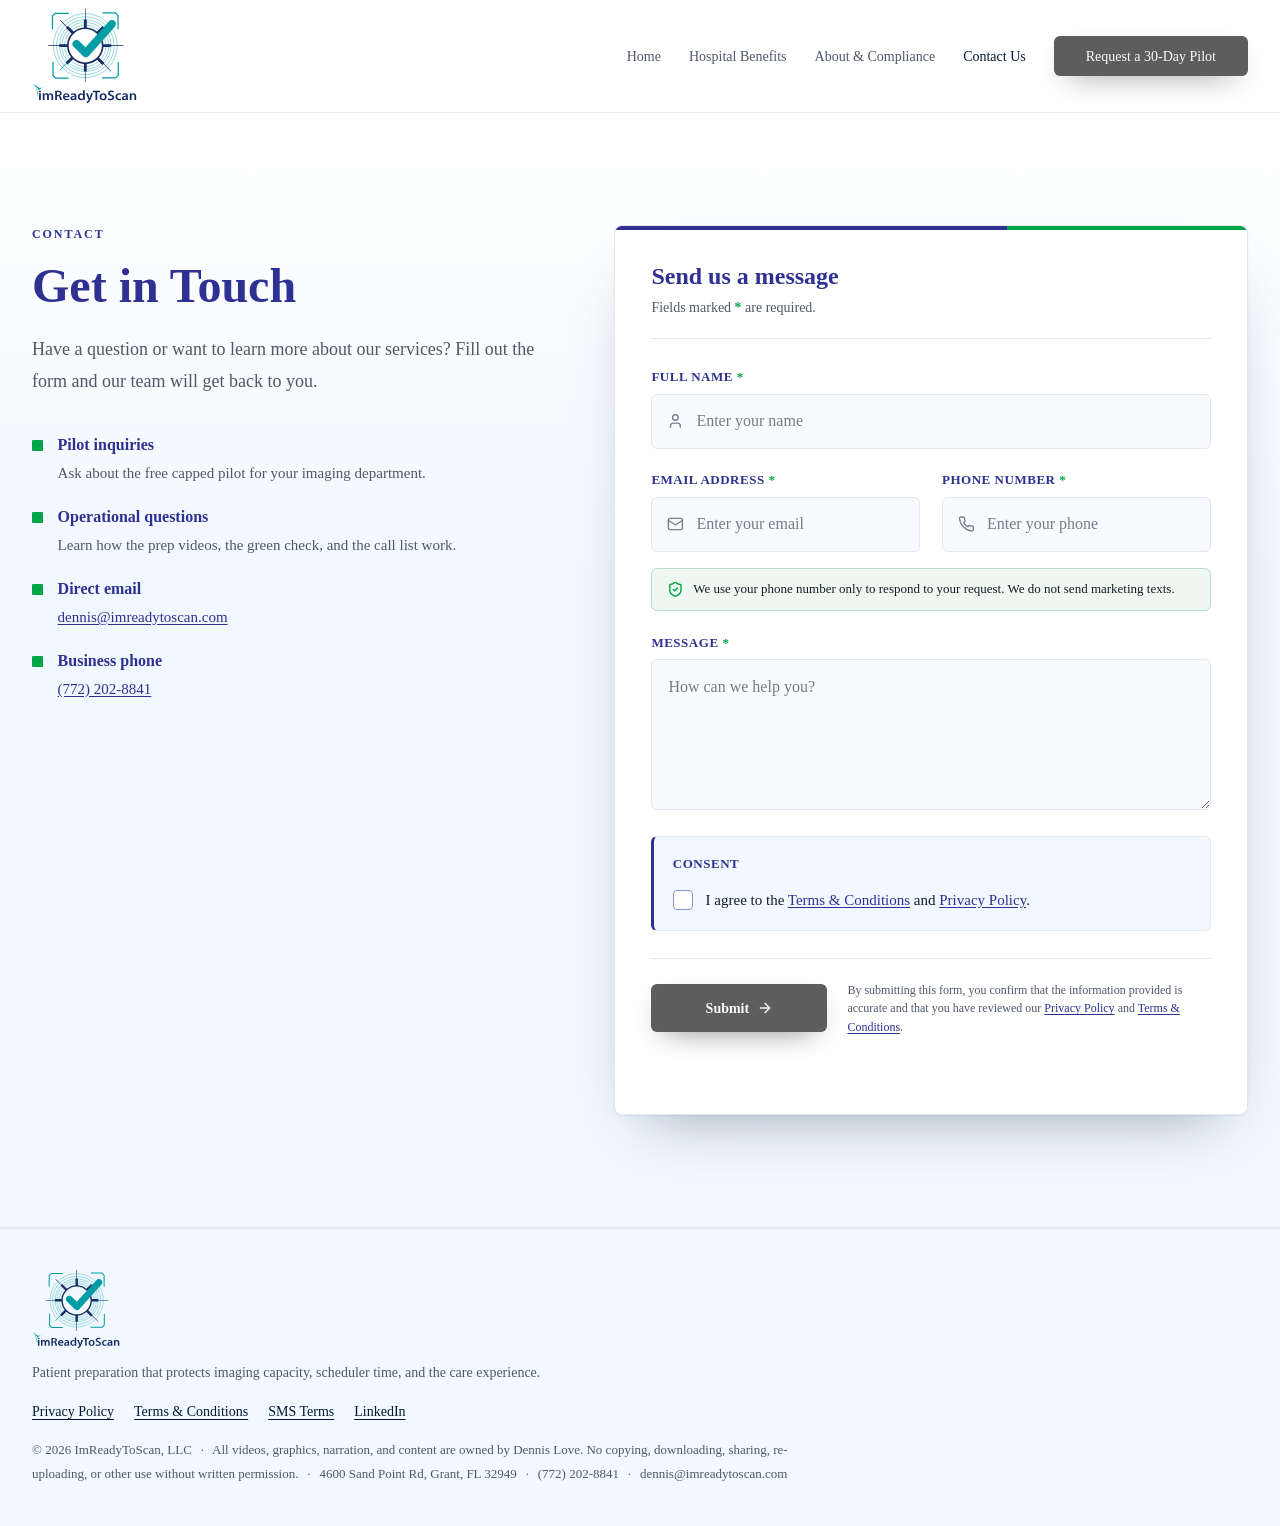
<file: contact/index.html>
<!DOCTYPE html>
<html lang="en">
<head>
  <meta charset="utf-8" />
  <meta name="viewport" content="width=device-width, initial-scale=1" />
  <meta name="author" content="ImReadyToScan.com" />
  <title>Contact Us | ImReadyToScan.com</title>
  <meta name="description" content="Get in touch with ImReadyToScan about patient preparation, pilots, and radiology workflow services." />
  <meta property="og:title" content="Contact Us | ImReadyToScan.com" />
  <meta property="og:description" content="Have a question or want to learn more? Contact the ImReadyToScan team." />
  <meta property="og:type" content="website" />
  <meta name="twitter:card" content="summary_large_image" />
  <link rel="icon" href="../favicon.png" type="image/png" />
  <link rel="stylesheet" href="../css/styles.css" />
  <link rel="preconnect" href="https://formsubmit.co" crossorigin />
</head>
<body>
  <div class="site">
    <header class="site-header">
      <div class="page-wrap header-inner">
        <a href="../" class="logo-link" aria-label="ImReadyToScan home">
          <img src="../assets/logo-full.svg" alt="ImReadyToScan" class="logo-img" width="515" height="469" />
        </a>

        <nav class="nav-desktop" aria-label="Main navigation">
          <a href="../" class="nav-link">Home</a>
          <a href="../hospital-benefits/" class="nav-link">Hospital Benefits</a>
          <a href="../about-compliance/" class="nav-link">About &amp; Compliance</a>
          <a href="../contact/" class="nav-link is-active">Contact Us</a>
          <a href="../pilot/" class="btn btn-pilot btn-lg">Request a 30-Day Pilot</a>
        </nav>

        <details class="nav-mobile">
          <summary>
            <svg class="icon-lg" viewBox="0 0 24 24" fill="none" stroke="currentColor" stroke-width="2" stroke-linecap="round" stroke-linejoin="round" aria-hidden="true"><path d="M4 5h16"/><path d="M4 12h16"/><path d="M4 19h16"/></svg>
            <span class="sr-only">Open menu</span>
          </summary>
          <div class="nav-mobile-panel">
            <a href="../">Home</a>
            <a href="../hospital-benefits/">Hospital Benefits</a>
            <a href="../about-compliance/">About &amp; Compliance</a>
            <a href="../contact/">Contact Us</a>
            <a href="../pilot/" class="btn btn-pilot btn-lg">Request a 30-Day Pilot</a>
          </div>
        </details>
      </div>
    </header>

    <main>
      <section class="contact-page">
        <div class="page-wrap contact-shell">
          <aside class="contact-intro">
            <p class="eyebrow">Contact</p>
            <h1 class="contact-title">Get in Touch</h1>
            <p class="contact-lead">Have a question or want to learn more about our services? Fill out the form and our team will get back to you.</p>

            <ul class="contact-points">
              <li>
                <span class="contact-point-mark" aria-hidden="true"></span>
                <div>
                  <strong>Pilot inquiries</strong>
                  <p>Ask about the free capped pilot for your imaging department.</p>
                </div>
              </li>
              <li>
                <span class="contact-point-mark" aria-hidden="true"></span>
                <div>
                  <strong>Operational questions</strong>
                  <p>Learn how the prep videos, the green check, and the call list work.</p>
                </div>
              </li>
              <li>
                <span class="contact-point-mark" aria-hidden="true"></span>
                <div>
                  <strong>Direct email</strong>
                  <p><a href="mailto:dennis@imreadytoscan.com">dennis@imreadytoscan.com</a></p>
                </div>
              </li>
              <li>
                <span class="contact-point-mark" aria-hidden="true"></span>
                <div>
                  <strong>Business phone</strong>
                  <p><a href="tel:+17722028841">(772) 202-8841</a></p>
                </div>
              </li>
            </ul>
          </aside>

          <div class="contact-panel">
            <div class="contact-panel-head">
              <h2>Send us a message</h2>
              <p>Fields marked <span class="req" aria-hidden="true">*</span> are required.</p>
            </div>

            <form class="contact-form" id="contact-form" action="https://formsubmit.co/ajax/dennis@imreadytoscan.com" method="POST" novalidate>
              <input type="hidden" name="_subject" value="ImReadyToScan contact form" />
              <input type="hidden" name="_template" value="table" />
              <input type="text" name="_honey" class="form-honey" tabindex="-1" autocomplete="off" aria-hidden="true" />
              <div class="form-field">
                <label for="full-name">Full Name <span class="req" aria-hidden="true">*</span></label>
                <div class="input-wrap">
                  <svg class="input-icon" viewBox="0 0 24 24" fill="none" stroke="currentColor" stroke-width="2" stroke-linecap="round" stroke-linejoin="round" aria-hidden="true"><path d="M19 21v-2a4 4 0 0 0-4-4H9a4 4 0 0 0-4 4v2"/><circle cx="12" cy="7" r="4"/></svg>
                  <input id="full-name" name="name" type="text" autocomplete="name" required placeholder="Enter your name" />
                </div>
              </div>

              <div class="form-row">
                <div class="form-field">
                  <label for="email">Email Address <span class="req" aria-hidden="true">*</span></label>
                  <div class="input-wrap">
                    <svg class="input-icon" viewBox="0 0 24 24" fill="none" stroke="currentColor" stroke-width="2" stroke-linecap="round" stroke-linejoin="round" aria-hidden="true"><rect x="2" y="4" width="20" height="16" rx="2"/><path d="m22 7-8.97 5.7a1.94 1.94 0 0 1-2.06 0L2 7"/></svg>
                    <input id="email" name="email" type="email" autocomplete="email" required placeholder="Enter your email" />
                  </div>
                </div>

                <div class="form-field">
                  <label for="phone">Phone Number <span class="req" aria-hidden="true">*</span></label>
                  <div class="input-wrap">
                    <svg class="input-icon" viewBox="0 0 24 24" fill="none" stroke="currentColor" stroke-width="2" stroke-linecap="round" stroke-linejoin="round" aria-hidden="true"><path d="M22 16.92v3a2 2 0 0 1-2.18 2 19.79 19.79 0 0 1-8.63-3.07 19.5 19.5 0 0 1-6-6 19.79 19.79 0 0 1-3.07-8.67A2 2 0 0 1 4.11 2h3a2 2 0 0 1 2 1.72c.13.96.36 1.9.7 2.81a2 2 0 0 1-.45 2.11L8.09 9.91a16 16 0 0 0 6 6l1.27-1.27a2 2 0 0 1 2.11-.45c.91.34 1.85.57 2.81.7A2 2 0 0 1 22 16.92z"/></svg>
                    <input id="phone" name="phone" type="tel" autocomplete="tel" required placeholder="Enter your phone" aria-describedby="phone-hint" />
                  </div>
                </div>
              </div>

              <p class="form-hint" id="phone-hint">
                <svg viewBox="0 0 24 24" fill="none" stroke="currentColor" stroke-width="2" stroke-linecap="round" stroke-linejoin="round" aria-hidden="true"><path d="M20 13c0 5-3.5 7.5-7.66 8.95a1 1 0 0 1-.67-.01C7.5 20.5 4 18 4 13V6a1 1 0 0 1 1-1c2 0 4.5-1.2 6.24-2.72a1.17 1.17 0 0 1 1.52 0C14.51 3.81 17 5 19 5a1 1 0 0 1 1 1z"/><path d="m9 12 2 2 4-4"/></svg>
                <span>We use your phone number only to respond to your request. We do not send marketing texts.</span>
              </p>

              <div class="form-field">
                <label for="message">Message <span class="req" aria-hidden="true">*</span></label>
                <textarea id="message" name="message" rows="5" required placeholder="How can we help you?"></textarea>
              </div>

              <div class="form-consent">
                <h3 class="form-consent-title">Consent</h3>

                <label class="checkbox-field">
                  <input type="checkbox" name="agreeLegal" required />
                  <span class="checkbox-box" aria-hidden="true">
                    <svg viewBox="0 0 24 24" fill="none" stroke="currentColor" stroke-width="3" stroke-linecap="round" stroke-linejoin="round"><path d="M20 6 9 17l-5-5"/></svg>
                  </span>
                  <span>I agree to the <a href="../terms-conditions/">Terms &amp; Conditions</a> and <a href="../privacy-policy/">Privacy Policy</a>.</span>
                </label>
              </div>

              <div class="form-actions">
                <button type="submit" class="btn btn-pilot btn-xl">
                  Submit
                  <svg viewBox="0 0 24 24" fill="none" stroke="currentColor" stroke-width="2" stroke-linecap="round" stroke-linejoin="round" aria-hidden="true"><path d="M5 12h14"/><path d="m12 5 7 7-7 7"/></svg>
                </button>
                <p class="form-note">By submitting this form, you confirm that the information provided is accurate and that you have reviewed our <a href="../privacy-policy/">Privacy Policy</a> and <a href="../terms-conditions/">Terms &amp; Conditions</a>.</p>
              </div>

              <p class="form-status" id="contact-status" role="status" aria-live="polite"></p>
            </form>
          </div>
        </div>
      </section>
    </main>

    <footer class="site-footer">
      <div class="page-wrap footer-inner">
        <div>
          <img src="../assets/logo-full.svg" alt="ImReadyToScan" class="footer-logo" width="515" height="469" />
          <p class="footer-copy">Patient preparation that protects imaging capacity, scheduler time, and the care experience.</p>
          <nav class="footer-links" aria-label="Footer">
            <a href="../privacy-policy/">Privacy Policy</a>
            <a href="../terms-conditions/">Terms &amp; Conditions</a>
            <a href="../sms-terms/">SMS Terms</a>
            <a href="https://www.linkedin.com/company/imreadytoscan/" target="_blank" rel="noopener noreferrer">LinkedIn</a>
          </nav>
          <p class="footer-legal">&copy; 2026 ImReadyToScan, LLC <span aria-hidden="true">&middot;</span> All videos, graphics, narration, and content are owned by Dennis Love. No copying, downloading, sharing, re-uploading, or other use without written permission. <span aria-hidden="true">&middot;</span> 4600 Sand Point Rd, Grant, FL 32949 <span aria-hidden="true">&middot;</span> <a href="tel:+17722028841">(772) 202-8841</a> <span aria-hidden="true">&middot;</span> <a href="mailto:dennis@imreadytoscan.com">dennis@imreadytoscan.com</a></p>
        </div>
      </div>
    </footer>
  </div>
  <script src="../js/main.js" defer></script>
</body>
</html>
</file>
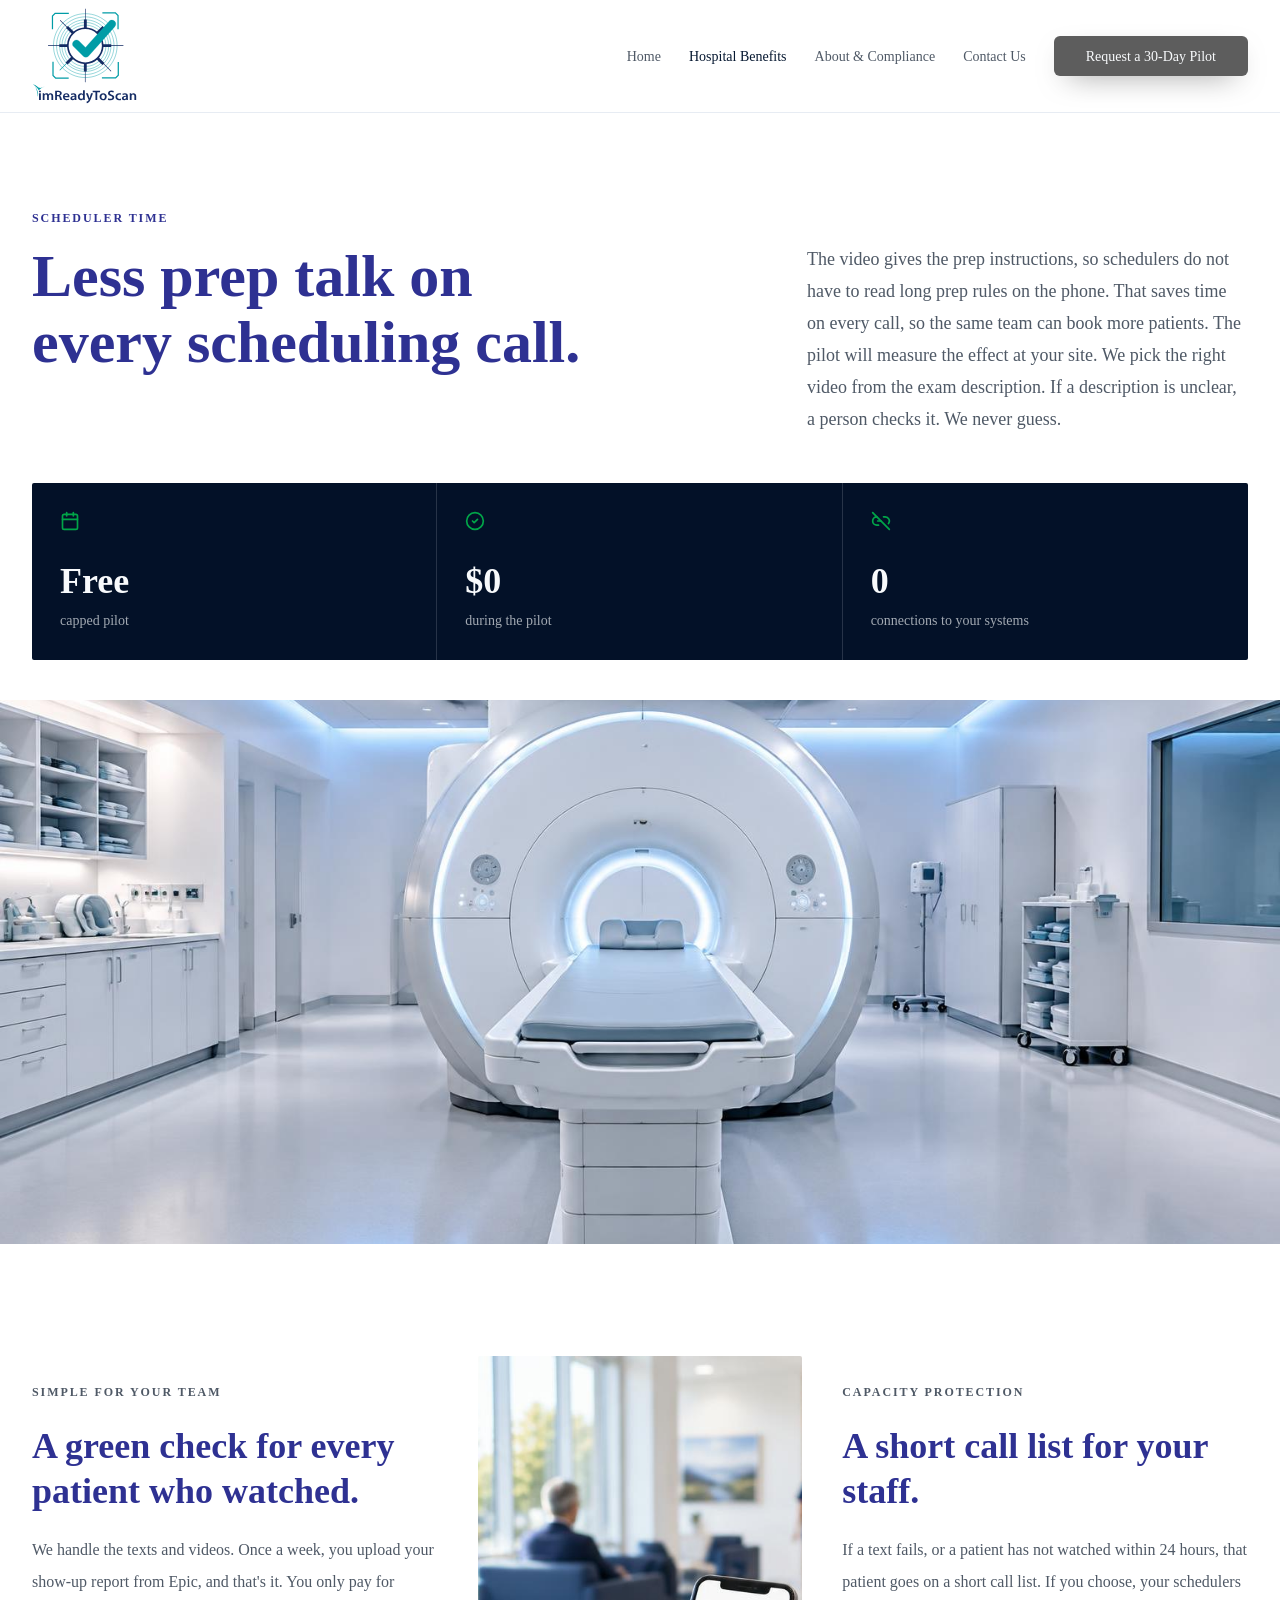
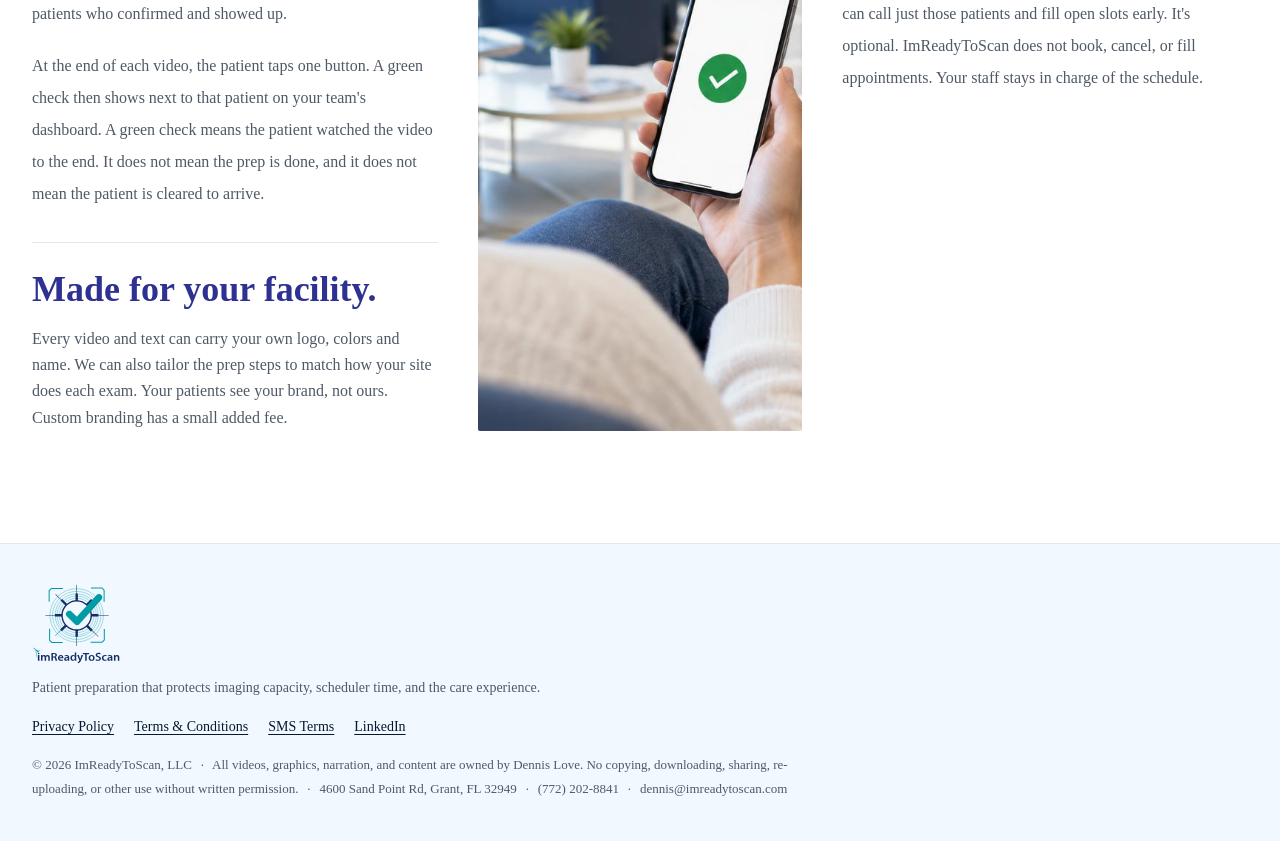
<file: hospital-benefits/index.html>
<!DOCTYPE html>
<html lang="en">
<head>
  <meta charset="utf-8" />
  <meta name="viewport" content="width=device-width, initial-scale=1" />
  <meta name="author" content="ImReadyToScan.com" />
  <title>Hospital Benefits | ImReadyToScan.com</title>
  <meta name="description" content="Shorter scheduling calls, a green check for every patient who watched, and a short call list for the rest." />
  <meta property="og:title" content="Hospital Benefits | ImReadyToScan.com" />
  <meta property="og:description" content="Shorter scheduling calls, a green check for every patient who watched, and a short call list for the rest." />
  <meta property="og:type" content="website" />
  <meta name="twitter:card" content="summary_large_image" />
  <link rel="icon" href="../favicon.png" type="image/png" />
  <link rel="stylesheet" href="../css/styles.css" />
</head>
<body>
  <div class="site">
    <header class="site-header">
      <div class="page-wrap header-inner">
        <a href="../" class="logo-link" aria-label="ImReadyToScan home">
          <img src="../assets/logo-full.svg" alt="ImReadyToScan" class="logo-img" width="515" height="469" />
        </a>

        <nav class="nav-desktop" aria-label="Main navigation">
          <a href="../" class="nav-link">Home</a>
          <a href="../hospital-benefits/" class="nav-link is-active">Hospital Benefits</a>
          <a href="../about-compliance/" class="nav-link">About &amp; Compliance</a>
          <a href="../contact/" class="nav-link">Contact Us</a>
          <a href="../pilot/" class="btn btn-pilot btn-lg">Request a 30-Day Pilot</a>
        </nav>

        <details class="nav-mobile">
          <summary>
            <svg class="icon-lg" viewBox="0 0 24 24" fill="none" stroke="currentColor" stroke-width="2" stroke-linecap="round" stroke-linejoin="round" aria-hidden="true"><path d="M4 5h16"/><path d="M4 12h16"/><path d="M4 19h16"/></svg>
            <span class="sr-only">Open menu</span>
          </summary>
          <div class="nav-mobile-panel">
            <a href="../">Home</a>
            <a href="../hospital-benefits/">Hospital Benefits</a>
            <a href="../about-compliance/">About &amp; Compliance</a>
            <a href="../contact/">Contact Us</a>
            <a href="../pilot/" class="btn btn-pilot btn-lg">Request a 30-Day Pilot</a>
          </div>
        </details>
      </div>
    </header>

    <main>
      <section class="hb-hero">
        <div class="page-wrap">
          <p class="eyebrow">Scheduler time</p>
          <div class="hb-hero-top">
            <h1>Less prep talk on every scheduling call.</h1>
            <p class="hb-hero-lead">The video gives the prep instructions, so schedulers do not have to read long prep rules on the phone. That saves time on every call, so the same team can book more patients. The pilot will measure the effect at your site. We pick the right video from the exam description. If a description is unclear, a person checks it. We never guess.</p>
          </div>
          <div class="hb-stats">
            <div class="hb-stat">
              <svg class="icon-lg text-brand-green" viewBox="0 0 24 24" fill="none" stroke="currentColor" stroke-width="2" stroke-linecap="round" stroke-linejoin="round" aria-hidden="true"><rect x="3" y="4" width="18" height="18" rx="2"/><path d="M16 2v4"/><path d="M8 2v4"/><path d="M3 10h18"/></svg>
              <strong>Free</strong>
              <span>capped pilot</span>
            </div>
            <div class="hb-stat">
              <svg class="icon-lg text-brand-green" viewBox="0 0 24 24" fill="none" stroke="currentColor" stroke-width="2" stroke-linecap="round" stroke-linejoin="round" aria-hidden="true"><circle cx="12" cy="12" r="10"/><path d="m9 12 2 2 4-4"/></svg>
              <strong>$0</strong>
              <span>during the pilot</span>
            </div>
            <div class="hb-stat">
              <svg class="icon-lg text-brand-green" viewBox="0 0 24 24" fill="none" stroke="currentColor" stroke-width="2" stroke-linecap="round" stroke-linejoin="round" aria-hidden="true"><path d="M9 17H7A5 5 0 0 1 7 7"/><path d="M15 7h2a5 5 0 0 1 4 8"/><path d="M8 12h4"/><path d="m2 2 20 20"/></svg>
              <strong>0</strong>
              <span>connections to your systems</span>
            </div>
          </div>
        </div>
        <img class="hb-banner" src="../assets/mri-room.jpg" alt="A beautifully lit, high-value MRI room" width="1536" height="912" loading="lazy" />
      </section>

      <section class="hb-features">
        <div class="page-wrap hb-features-grid">
          <article>
            <p class="eyebrow">Simple for your team</p>
            <h2>A green check for every patient who watched.</h2>
            <p>We handle the texts and videos. Once a week, you upload your show-up report from Epic, and that's it. You only pay for patients who confirmed and showed up.</p>
            <p>At the end of each video, the patient taps one button. A green check then shows next to that patient on your team's dashboard. A green check means the patient watched the video to the end. It does not mean the prep is done, and it does not mean the patient is cleared to arrive.</p>
            <div class="hb-brand-box">
              <h2>Made for your facility.</h2>
              <p>Every video and text can carry your own logo, colors and name. We can also tailor the prep steps to match how your site does each exam. Your patients see your brand, not ours. Custom branding has a small added fee.</p>
            </div>
          </article>
          <img class="hb-features-img" src="../assets/patient-phone.jpg" alt="Patient receiving a green verification checkmark" width="1200" height="912" loading="lazy" />
          <article>
            <p class="eyebrow">Capacity protection</p>
            <h2>A short call list for your staff.</h2>
            <p>If a text fails, or a patient has not watched within 24 hours, that patient goes on a short call list. If you choose, your schedulers can call just those patients and fill open slots early. It's optional. ImReadyToScan does not book, cancel, or fill appointments. Your staff stays in charge of the schedule.</p>
          </article>
        </div>
      </section>

    </main>

    <footer class="site-footer">
      <div class="page-wrap footer-inner">
        <div>
          <img src="../assets/logo-full.svg" alt="ImReadyToScan" class="footer-logo" width="515" height="469" />
          <p class="footer-copy">Patient preparation that protects imaging capacity, scheduler time, and the care experience.</p>
          <nav class="footer-links" aria-label="Footer">
            <a href="../privacy-policy/">Privacy Policy</a>
            <a href="../terms-conditions/">Terms &amp; Conditions</a>
            <a href="../sms-terms/">SMS Terms</a>
            <a href="https://www.linkedin.com/company/imreadytoscan/" target="_blank" rel="noopener noreferrer">LinkedIn</a>
          </nav>
          <p class="footer-legal">&copy; 2026 ImReadyToScan, LLC <span aria-hidden="true">&middot;</span> All videos, graphics, narration, and content are owned by Dennis Love. No copying, downloading, sharing, re-uploading, or other use without written permission. <span aria-hidden="true">&middot;</span> 4600 Sand Point Rd, Grant, FL 32949 <span aria-hidden="true">&middot;</span> <a href="tel:+17722028841">(772) 202-8841</a> <span aria-hidden="true">&middot;</span> <a href="mailto:dennis@imreadytoscan.com">dennis@imreadytoscan.com</a></p>
        </div>
      </div>
    </footer>
  </div>
  <script src="../js/main.js" defer></script>
</body>
</html>
</file>
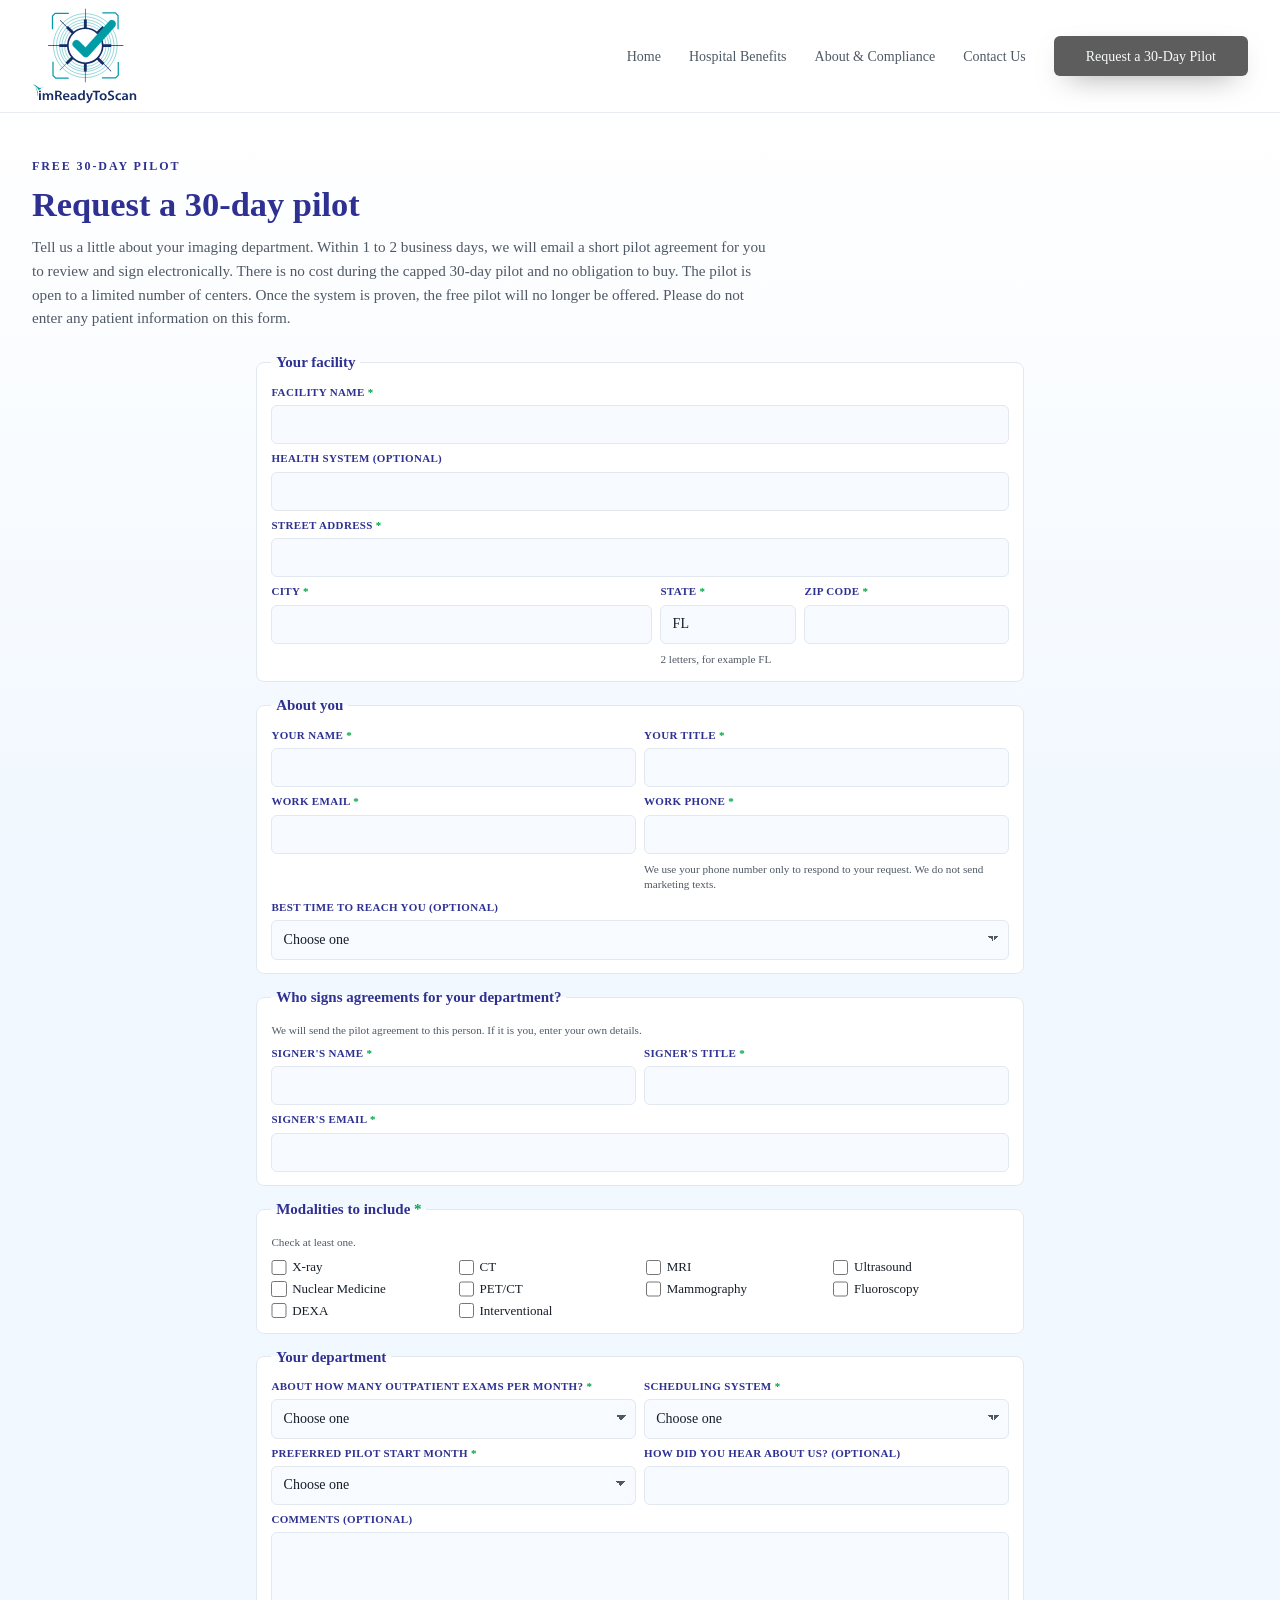
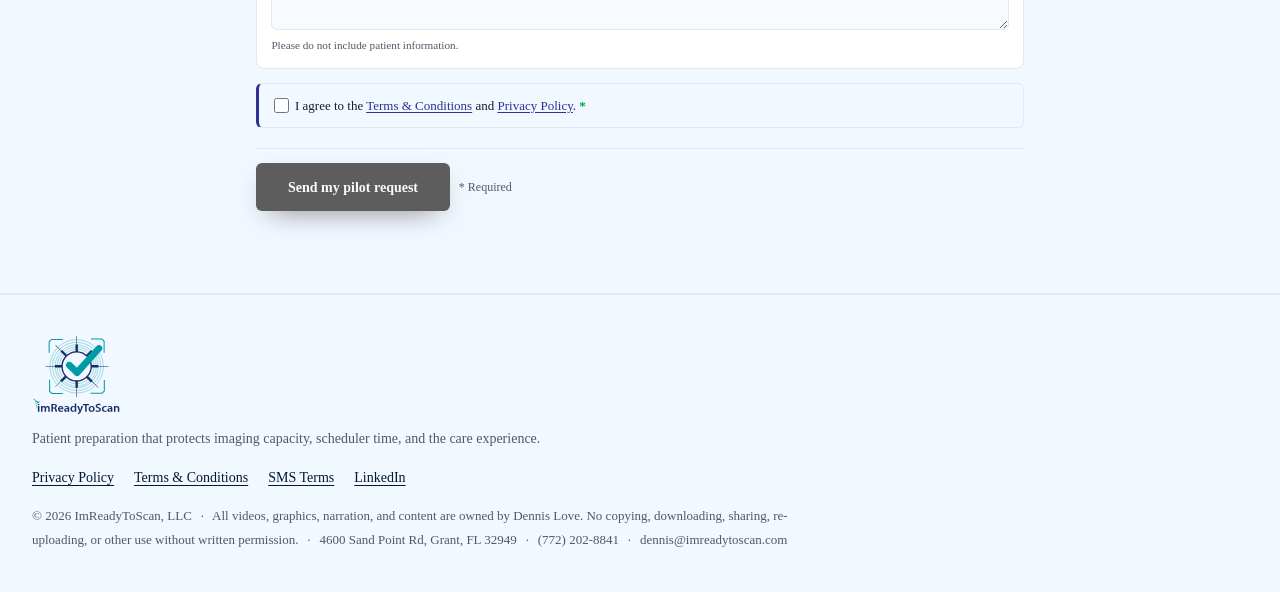
<file: pilot/index.html>
<!DOCTYPE html>
<html lang="en">
<head>
  <meta charset="utf-8" />
  <meta name="viewport" content="width=device-width, initial-scale=1" />
  <meta name="author" content="ImReadyToScan.com" />
  <title>Request a 30-Day Pilot | ImReadyToScan.com</title>
  <meta name="description" content="Request a free capped 30-day ImReadyToScan pilot for your imaging department. No obligation to buy." />
  <meta property="og:title" content="Request a 30-Day Pilot | ImReadyToScan.com" />
  <meta property="og:description" content="Request a free capped 30-day ImReadyToScan pilot for your imaging department. No obligation to buy." />
  <meta property="og:type" content="website" />
  <meta name="twitter:card" content="summary_large_image" />
  <link rel="icon" href="../favicon.png" type="image/png" />
  <link rel="stylesheet" href="../css/styles.css" />
  <link rel="preconnect" href="https://formsubmit.co" crossorigin />
</head>
<body>
  <div class="site">
    <header class="site-header">
      <div class="page-wrap header-inner">
        <a href="../" class="logo-link" aria-label="ImReadyToScan home">
          <img src="../assets/logo-full.svg" alt="ImReadyToScan" class="logo-img" width="515" height="469" />
        </a>

        <nav class="nav-desktop" aria-label="Main navigation">
          <a href="../" class="nav-link">Home</a>
          <a href="../hospital-benefits/" class="nav-link">Hospital Benefits</a>
          <a href="../about-compliance/" class="nav-link">About &amp; Compliance</a>
          <a href="../contact/" class="nav-link">Contact Us</a>
          <a href="../pilot/" class="btn btn-pilot btn-lg">Request a 30-Day Pilot</a>
        </nav>

        <details class="nav-mobile">
          <summary>
            <svg class="icon-lg" viewBox="0 0 24 24" fill="none" stroke="currentColor" stroke-width="2" stroke-linecap="round" stroke-linejoin="round" aria-hidden="true"><path d="M4 5h16"/><path d="M4 12h16"/><path d="M4 19h16"/></svg>
            <span class="sr-only">Open menu</span>
          </summary>
          <div class="nav-mobile-panel">
            <a href="../">Home</a>
            <a href="../hospital-benefits/">Hospital Benefits</a>
            <a href="../about-compliance/">About &amp; Compliance</a>
            <a href="../contact/">Contact Us</a>
            <a href="../pilot/" class="btn btn-pilot btn-lg">Request a 30-Day Pilot</a>
          </div>
        </details>
      </div>
    </header>

    <main>
      <section class="pilot-request">
        <div class="page-wrap">
          <p class="eyebrow">Free 30-day pilot</p>
          <h1 class="legal-title">Request a 30-day pilot</h1>
          <p class="pilot-intro">Tell us a little about your imaging department. Within 1 to 2 business days, we will email a short pilot agreement for you to review and sign electronically. There is no cost during the capped 30-day pilot and no obligation to buy. The pilot is open to a limited number of centers. Once the system is proven, the free pilot will no longer be offered. Please do not enter any patient information on this form.</p>

          <form id="pilot-form" class="pilot-form contact-form" action="https://formsubmit.co/ajax/dennis@imreadytoscan.com" method="POST" novalidate>
            <div class="hp-field" aria-hidden="true">
              <label for="hp_website">Leave this field empty</label>
              <input type="text" id="hp_website" name="_honey" tabindex="-1" autocomplete="off">
            </div>
            <input type="hidden" name="_subject" value="New pilot request">
            <input type="hidden" name="_template" value="table">
            <input type="hidden" name="facility_address" id="facility_address" value="">

            <fieldset class="form-group">
              <legend>Your facility</legend>
              <div class="form-field">
                <label for="facility_name">Facility name <span class="req" aria-hidden="true">*</span></label>
                <input id="facility_name" name="facility_name" type="text" required maxlength="150" autocomplete="organization">
              </div>
              <div class="form-field">
                <label for="health_system">Health system (optional)</label>
                <input id="health_system" name="health_system" type="text" maxlength="150">
              </div>
              <div class="form-field">
                <label for="facility_street">Street address <span class="req" aria-hidden="true">*</span></label>
                <input id="facility_street" name="facility_street" type="text" required maxlength="150" autocomplete="address-line1">
              </div>
              <div class="form-row form-row-3">
                <div class="form-field">
                  <label for="facility_city">City <span class="req" aria-hidden="true">*</span></label>
                  <input id="facility_city" name="facility_city" type="text" required maxlength="80" autocomplete="address-level2">
                </div>
                <div class="form-field form-field-sm">
                  <label for="facility_state">State <span class="req" aria-hidden="true">*</span></label>
                  <input id="facility_state" name="facility_state" type="text" required maxlength="2" pattern="[A-Za-z]{2}" value="FL" autocomplete="address-level1" aria-describedby="state_help">
                  <p class="form-help" id="state_help">2 letters, for example FL</p>
                </div>
                <div class="form-field form-field-sm">
                  <label for="facility_zip">ZIP code <span class="req" aria-hidden="true">*</span></label>
                  <input id="facility_zip" name="facility_zip" type="text" required inputmode="numeric" pattern="[0-9]{5}(-[0-9]{4})?" maxlength="10" autocomplete="postal-code">
                </div>
              </div>
            </fieldset>

            <fieldset class="form-group">
              <legend>About you</legend>
              <div class="form-row">
                <div class="form-field">
                  <label for="contact_name">Your name <span class="req" aria-hidden="true">*</span></label>
                  <input id="contact_name" name="contact_name" type="text" required maxlength="100" autocomplete="name">
                </div>
                <div class="form-field">
                  <label for="contact_title">Your title <span class="req" aria-hidden="true">*</span></label>
                  <input id="contact_title" name="contact_title" type="text" required maxlength="100" autocomplete="organization-title">
                </div>
              </div>
              <div class="form-row">
                <div class="form-field">
                  <label for="contact_email">Work email <span class="req" aria-hidden="true">*</span></label>
                  <input id="contact_email" name="contact_email" type="email" required maxlength="150" autocomplete="email">
                </div>
                <div class="form-field">
                  <label for="contact_phone">Work phone <span class="req" aria-hidden="true">*</span></label>
                  <input id="contact_phone" name="contact_phone" type="tel" required maxlength="25" autocomplete="tel" aria-describedby="phone_help">
                  <p class="form-help" id="phone_help">We use your phone number only to respond to your request. We do not send marketing texts.</p>
                </div>
              </div>
              <div class="form-field">
                <label for="best_time">Best time to reach you (optional)</label>
                <select id="best_time" name="best_time">
                  <option value="">Choose one</option>
                  <option>Morning</option>
                  <option>Midday</option>
                  <option>Afternoon</option>
                  <option>Any time</option>
                </select>
              </div>
            </fieldset>

            <fieldset class="form-group">
              <legend>Who signs agreements for your department?</legend>
              <p class="form-help" id="signer_help">We will send the pilot agreement to this person. If it is you, enter your own details.</p>
              <div class="form-row">
                <div class="form-field">
                  <label for="signer_name">Signer's name <span class="req" aria-hidden="true">*</span></label>
                  <input id="signer_name" name="signer_name" type="text" required maxlength="100" aria-describedby="signer_help">
                </div>
                <div class="form-field">
                  <label for="signer_title">Signer's title <span class="req" aria-hidden="true">*</span></label>
                  <input id="signer_title" name="signer_title" type="text" required maxlength="100">
                </div>
              </div>
              <div class="form-field">
                <label for="signer_email">Signer's email <span class="req" aria-hidden="true">*</span></label>
                <input id="signer_email" name="signer_email" type="email" required maxlength="150">
              </div>
            </fieldset>

            <fieldset class="form-group" id="modalities_group" aria-describedby="modalities_help">
              <legend>Modalities to include <span class="req" aria-hidden="true">*</span></legend>
              <p class="form-help" id="modalities_help">Check at least one.</p>
              <div class="checkbox-grid">
                <label class="checkbox-field"><input type="checkbox" name="modalities" value="X-ray"> <span>X-ray</span></label>
                <label class="checkbox-field"><input type="checkbox" name="modalities" value="CT"> <span>CT</span></label>
                <label class="checkbox-field"><input type="checkbox" name="modalities" value="MRI"> <span>MRI</span></label>
                <label class="checkbox-field"><input type="checkbox" name="modalities" value="Ultrasound"> <span>Ultrasound</span></label>
                <label class="checkbox-field"><input type="checkbox" name="modalities" value="Nuclear Medicine"> <span>Nuclear Medicine</span></label>
                <label class="checkbox-field"><input type="checkbox" name="modalities" value="PET/CT"> <span>PET/CT</span></label>
                <label class="checkbox-field"><input type="checkbox" name="modalities" value="Mammography"> <span>Mammography</span></label>
                <label class="checkbox-field"><input type="checkbox" name="modalities" value="Fluoroscopy"> <span>Fluoroscopy</span></label>
                <label class="checkbox-field"><input type="checkbox" name="modalities" value="DEXA"> <span>DEXA</span></label>
                <label class="checkbox-field"><input type="checkbox" name="modalities" value="Interventional"> <span>Interventional</span></label>
              </div>
            </fieldset>

            <fieldset class="form-group">
              <legend>Your department</legend>
              <div class="form-row">
                <div class="form-field">
                  <label for="exams_per_month">About how many outpatient exams per month? <span class="req" aria-hidden="true">*</span></label>
                  <select id="exams_per_month" name="exams_per_month" required>
                    <option value="">Choose one</option>
                    <option>Under 500</option>
                    <option>500 to 1,000</option>
                    <option>1,000 to 2,500</option>
                    <option>2,500 to 5,000</option>
                    <option>Over 5,000</option>
                    <option>Not sure</option>
                  </select>
                </div>
                <div class="form-field">
                  <label for="scheduling_system">Scheduling system <span class="req" aria-hidden="true">*</span></label>
                  <select id="scheduling_system" name="scheduling_system" required>
                    <option value="">Choose one</option>
                    <option>Epic</option>
                    <option>Cerner / Oracle Health</option>
                    <option>Meditech</option>
                    <option>Other</option>
                    <option>Not sure</option>
                  </select>
                </div>
              </div>
              <div class="form-row">
                <div class="form-field">
                  <label for="start_month">Preferred pilot start month <span class="req" aria-hidden="true">*</span></label>
                  <select id="start_month" name="start_month" required>
                    <option value="">Choose one</option>
                    <option>As soon as possible</option>
                    <option>Not sure yet</option>
                  </select>
                </div>
                <div class="form-field">
                  <label for="referral_source">How did you hear about us? (optional)</label>
                  <input id="referral_source" name="referral_source" type="text" maxlength="150">
                </div>
              </div>
              <div class="form-field">
                <label for="comments">Comments (optional)</label>
                <textarea id="comments" name="comments" rows="4" maxlength="2000" aria-describedby="comments_help"></textarea>
                <p class="form-help" id="comments_help">Please do not include patient information.</p>
              </div>
            </fieldset>

            <div class="form-consent">
              <label class="checkbox-field">
                <input type="checkbox" name="agree_terms" value="Yes" required>
                <span>I agree to the <a href="../terms-conditions/" target="_blank" rel="noopener">Terms &amp; Conditions</a> and <a href="../privacy-policy/" target="_blank" rel="noopener">Privacy Policy</a>. <span class="req" aria-hidden="true">*</span></span>
              </label>
            </div>

            <div class="form-actions">
              <button type="submit" class="btn btn-pilot btn-xl">Send my pilot request</button>
              <p class="form-note"><span aria-hidden="true">*</span> Required</p>
            </div>
            <p class="form-status" id="pilot-status" role="status" aria-live="polite"></p>
          </form>

          <div class="pilot-thanks" id="pilot-thanks" tabindex="-1" hidden>
            <h2>Thank you. We received your request.</h2>
            <p>Within 1 to 2 business days, Dennis Love will email the pilot agreement to the signer you listed, for review and electronic signature. There is no obligation to buy.</p>
            <p>Questions? Email <a href="mailto:dennis@imreadytoscan.com">dennis@imreadytoscan.com</a> or call <a href="tel:+17722028841">(772) 202-8841</a>.</p>
          </div>
        </div>
      </section>
    </main>

    <footer class="site-footer">
      <div class="page-wrap footer-inner">
        <div>
          <img src="../assets/logo-full.svg" alt="ImReadyToScan" class="footer-logo" width="515" height="469" />
          <p class="footer-copy">Patient preparation that protects imaging capacity, scheduler time, and the care experience.</p>
          <nav class="footer-links" aria-label="Footer">
            <a href="../privacy-policy/">Privacy Policy</a>
            <a href="../terms-conditions/">Terms &amp; Conditions</a>
            <a href="../sms-terms/">SMS Terms</a>
            <a href="https://www.linkedin.com/company/imreadytoscan/" target="_blank" rel="noopener noreferrer">LinkedIn</a>
          </nav>
          <p class="footer-legal">&copy; 2026 ImReadyToScan, LLC <span aria-hidden="true">&middot;</span> All videos, graphics, narration, and content are owned by Dennis Love. No copying, downloading, sharing, re-uploading, or other use without written permission. <span aria-hidden="true">&middot;</span> 4600 Sand Point Rd, Grant, FL 32949 <span aria-hidden="true">&middot;</span> <a href="tel:+17722028841">(772) 202-8841</a> <span aria-hidden="true">&middot;</span> <a href="mailto:dennis@imreadytoscan.com">dennis@imreadytoscan.com</a></p>
        </div>
      </div>
    </footer>
  </div>
  <script src="../js/main.js" defer></script>
  <script>
  document.addEventListener("DOMContentLoaded", function () {
    var form = document.getElementById("pilot-form");
    if (!form) return;
    var status = document.getElementById("pilot-status");
    var thanks = document.getElementById("pilot-thanks");

    var monthSelect = document.getElementById("start_month");
    var notSure = monthSelect.querySelector("option:last-child");
    var now = new Date();
    for (var i = 1; i <= 6; i++) {
      var d = new Date(now.getFullYear(), now.getMonth() + i, 1);
      var label = d.toLocaleString("en-US", { month: "long", year: "numeric" });
      monthSelect.insertBefore(new Option(label, label), notSure);
    }

    function showError(msg) {
      status.textContent = msg;
      status.classList.add("is-error");
    }

    form.addEventListener("submit", function (event) {
      event.preventDefault();
      var boxes = form.querySelectorAll('input[name="modalities"]:checked');
      if (!form.checkValidity()) {
        form.reportValidity();
        showError("Please fill in every field marked with *.");
        return;
      }
      if (boxes.length === 0) {
        showError("Please check at least one modality.");
        var firstModality = form.querySelector('input[name="modalities"]');
        if (firstModality) firstModality.focus();
        return;
      }

      var data = new FormData(form);
      data.delete("modalities");
      data.append("modalities", Array.prototype.map.call(boxes, function (b) { return b.value; }).join(", "));
      data.set("facility_address",
        data.get("facility_street") + ", " + data.get("facility_city") + ", " +
        String(data.get("facility_state")).toUpperCase() + " " + data.get("facility_zip"));
      data.set("_subject", "New pilot request: " + data.get("facility_name"));

      var button = form.querySelector('button[type="submit"]');
      button.disabled = true;
      status.classList.remove("is-error");
      status.textContent = "Sending...";

      fetch(form.action, { method: "POST", body: data, headers: { "Accept": "application/json" } })
        .then(function (response) {
          if (!response.ok) throw new Error("Send failed");
          form.hidden = true;
          thanks.hidden = false;
          thanks.focus();
        })
        .catch(function () {
          button.disabled = false;
          showError("Sorry, something went wrong. Please try again, or email dennis@imreadytoscan.com.");
        });
    });
  });
  </script>
</body>
</html>
</file>
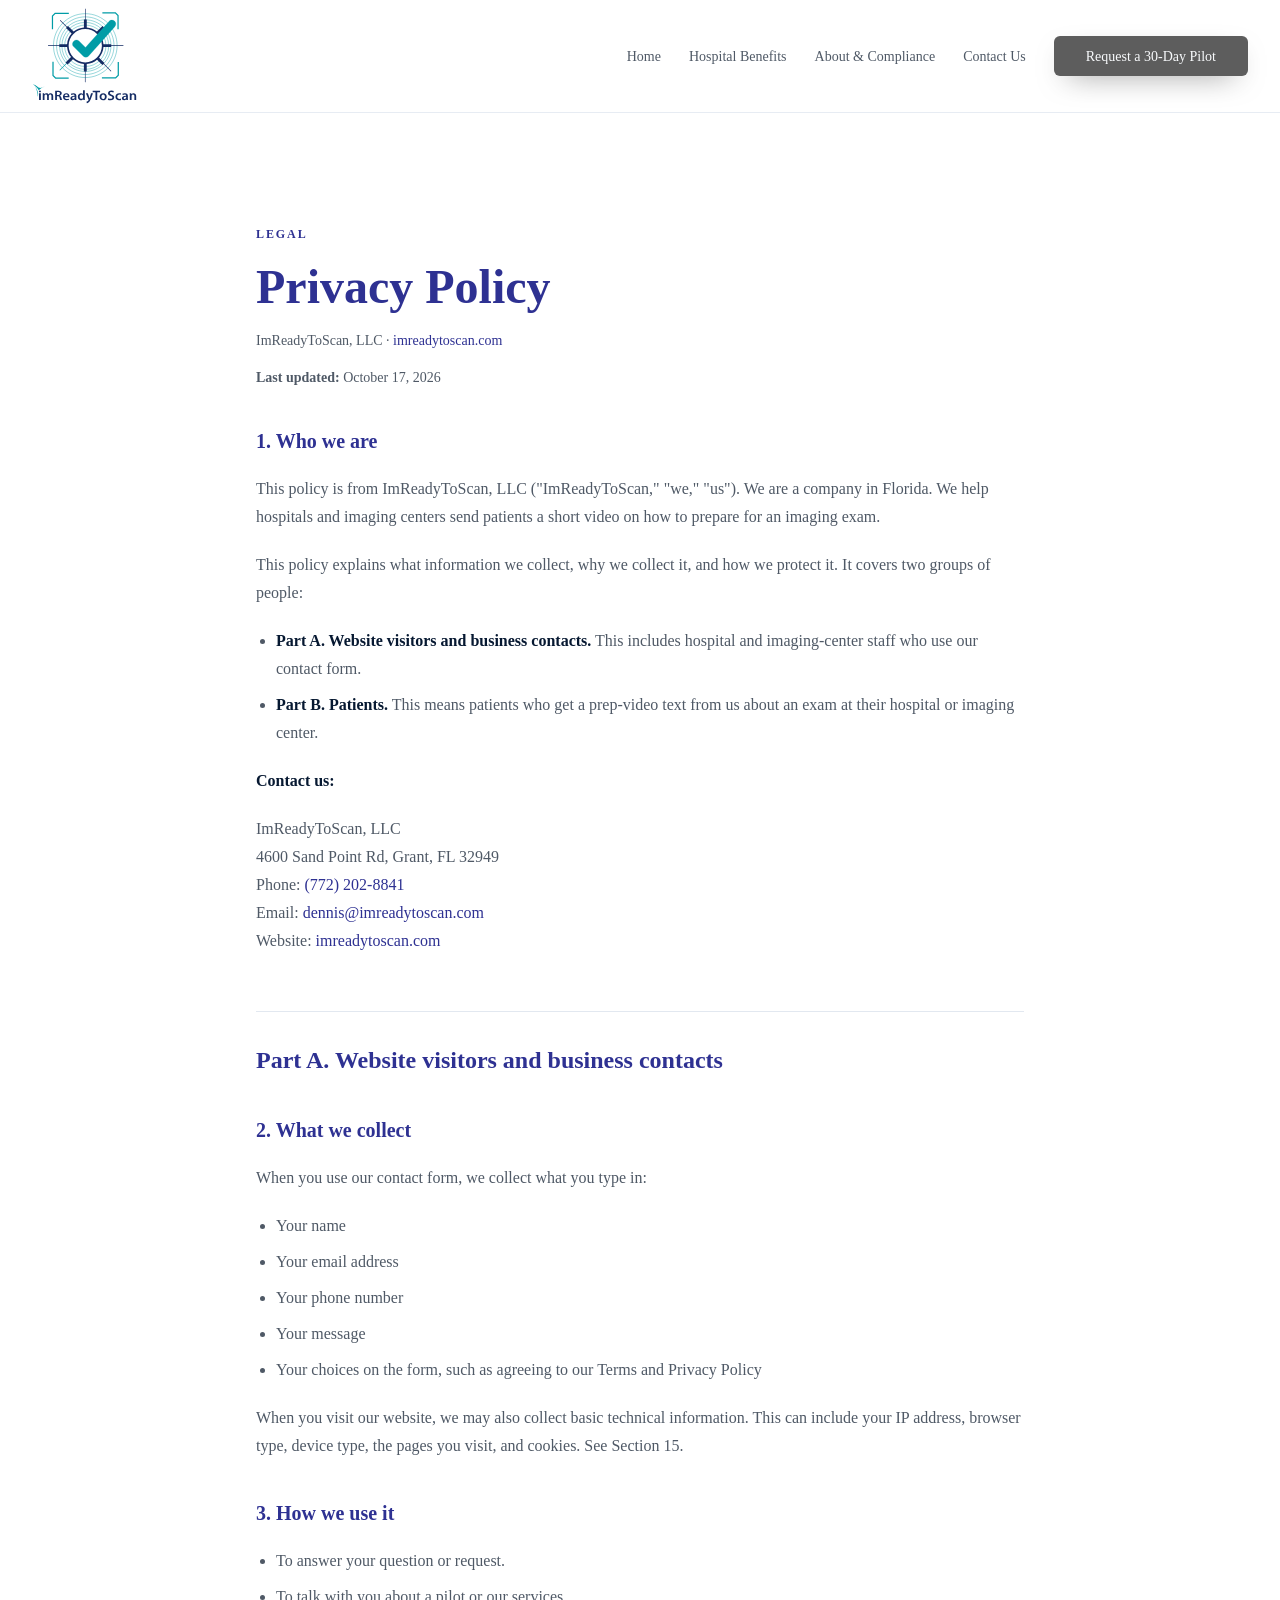
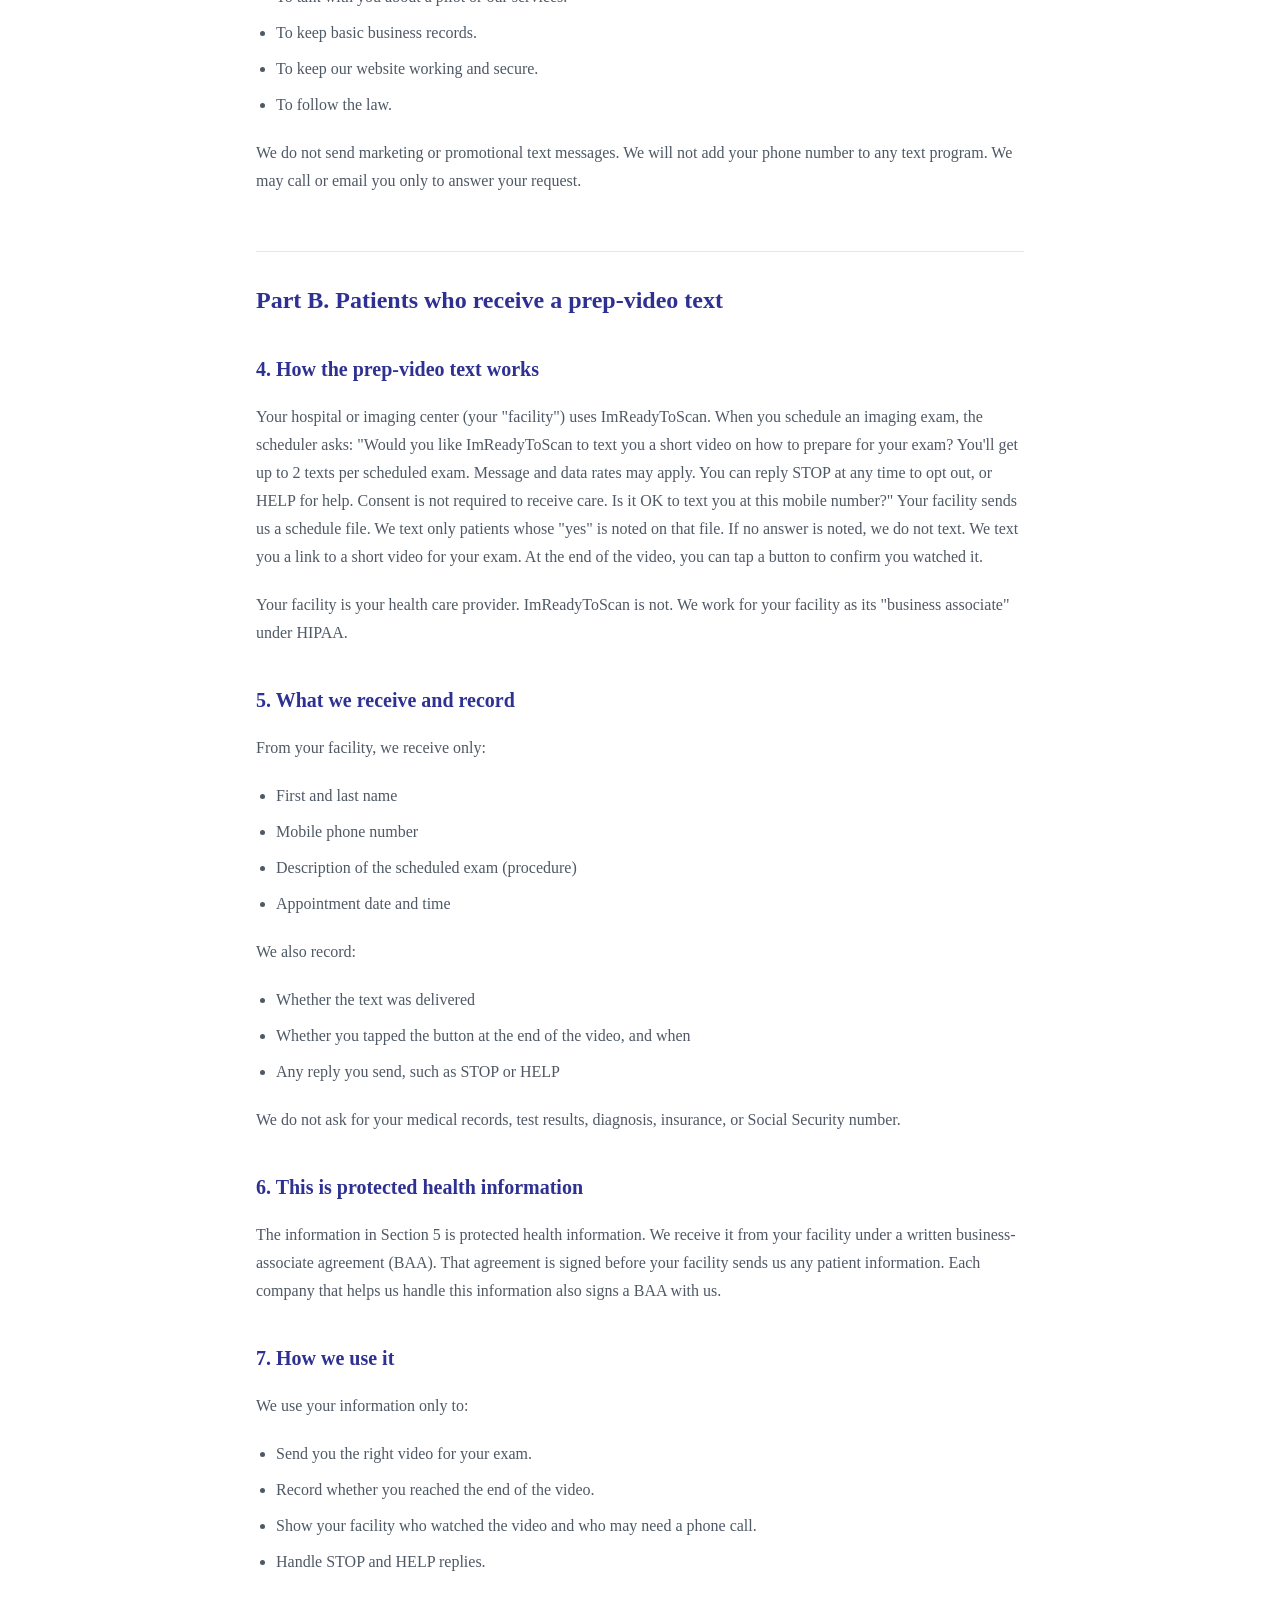
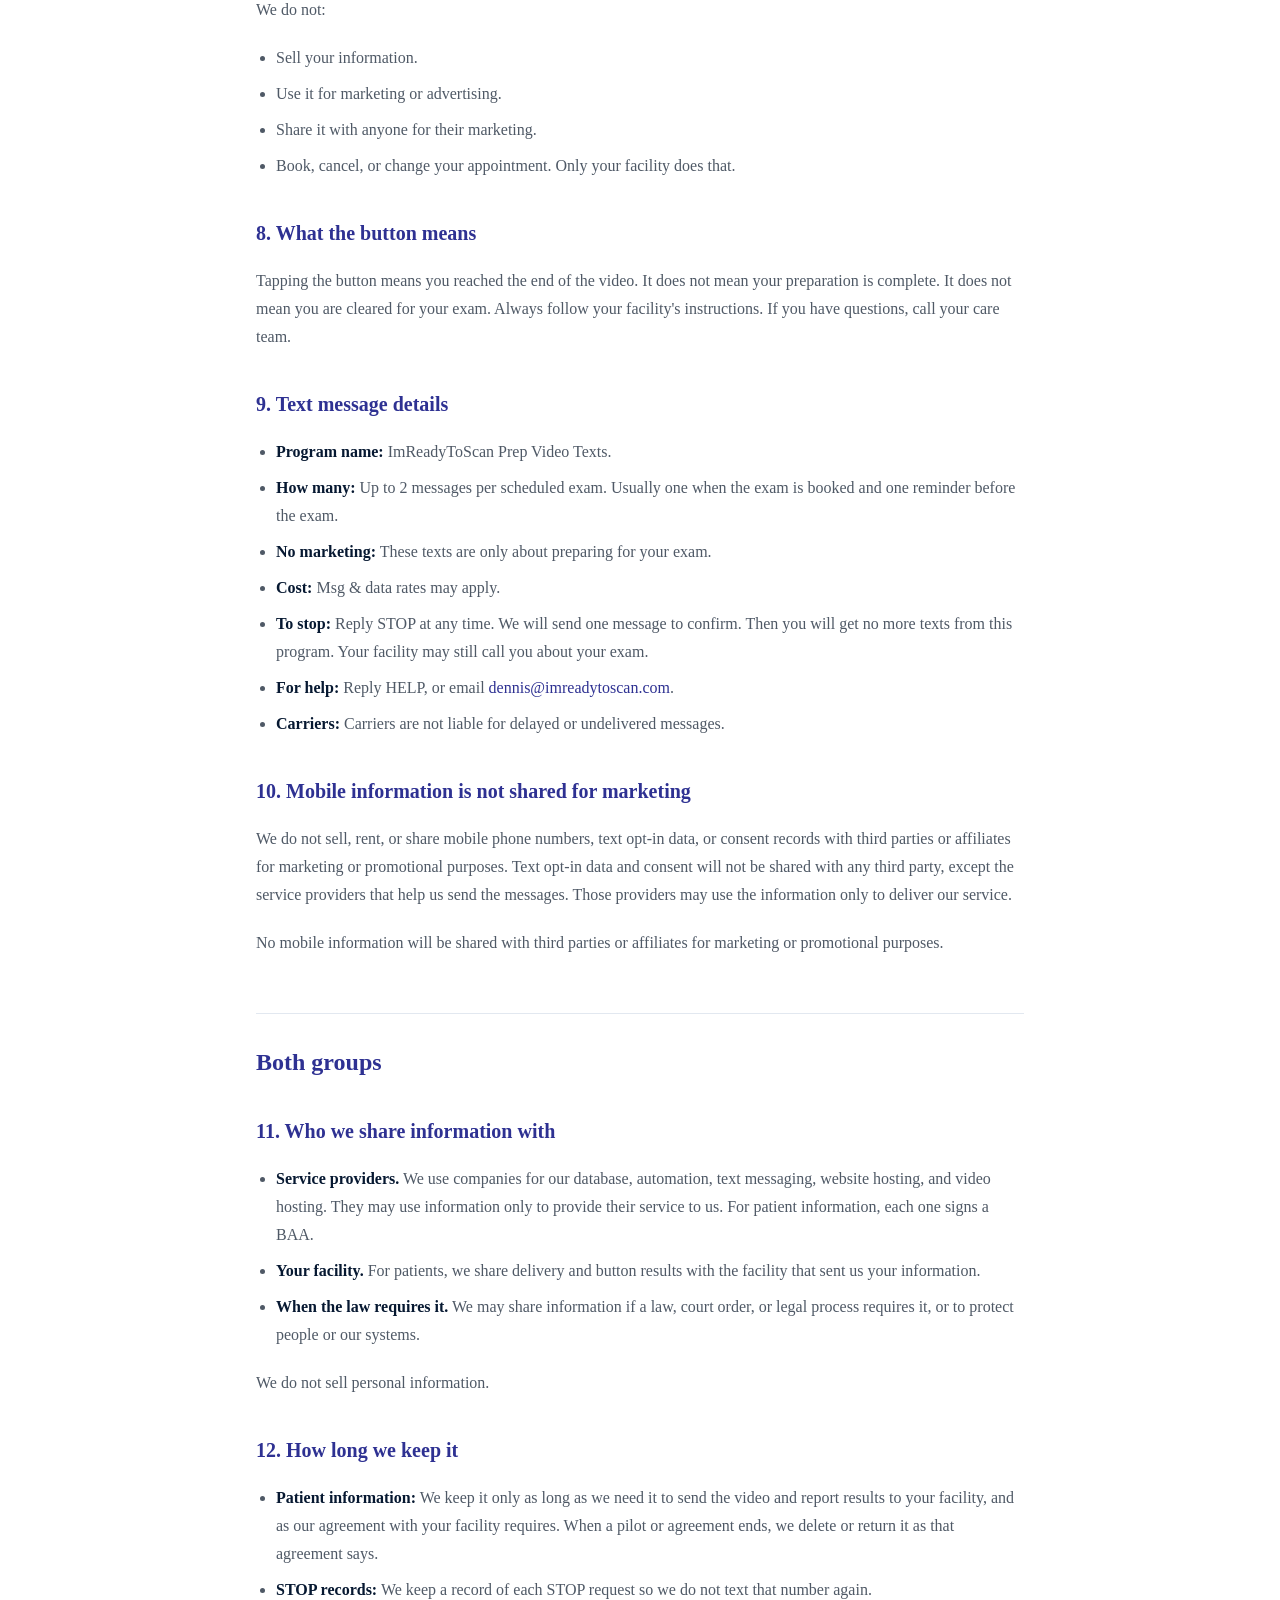
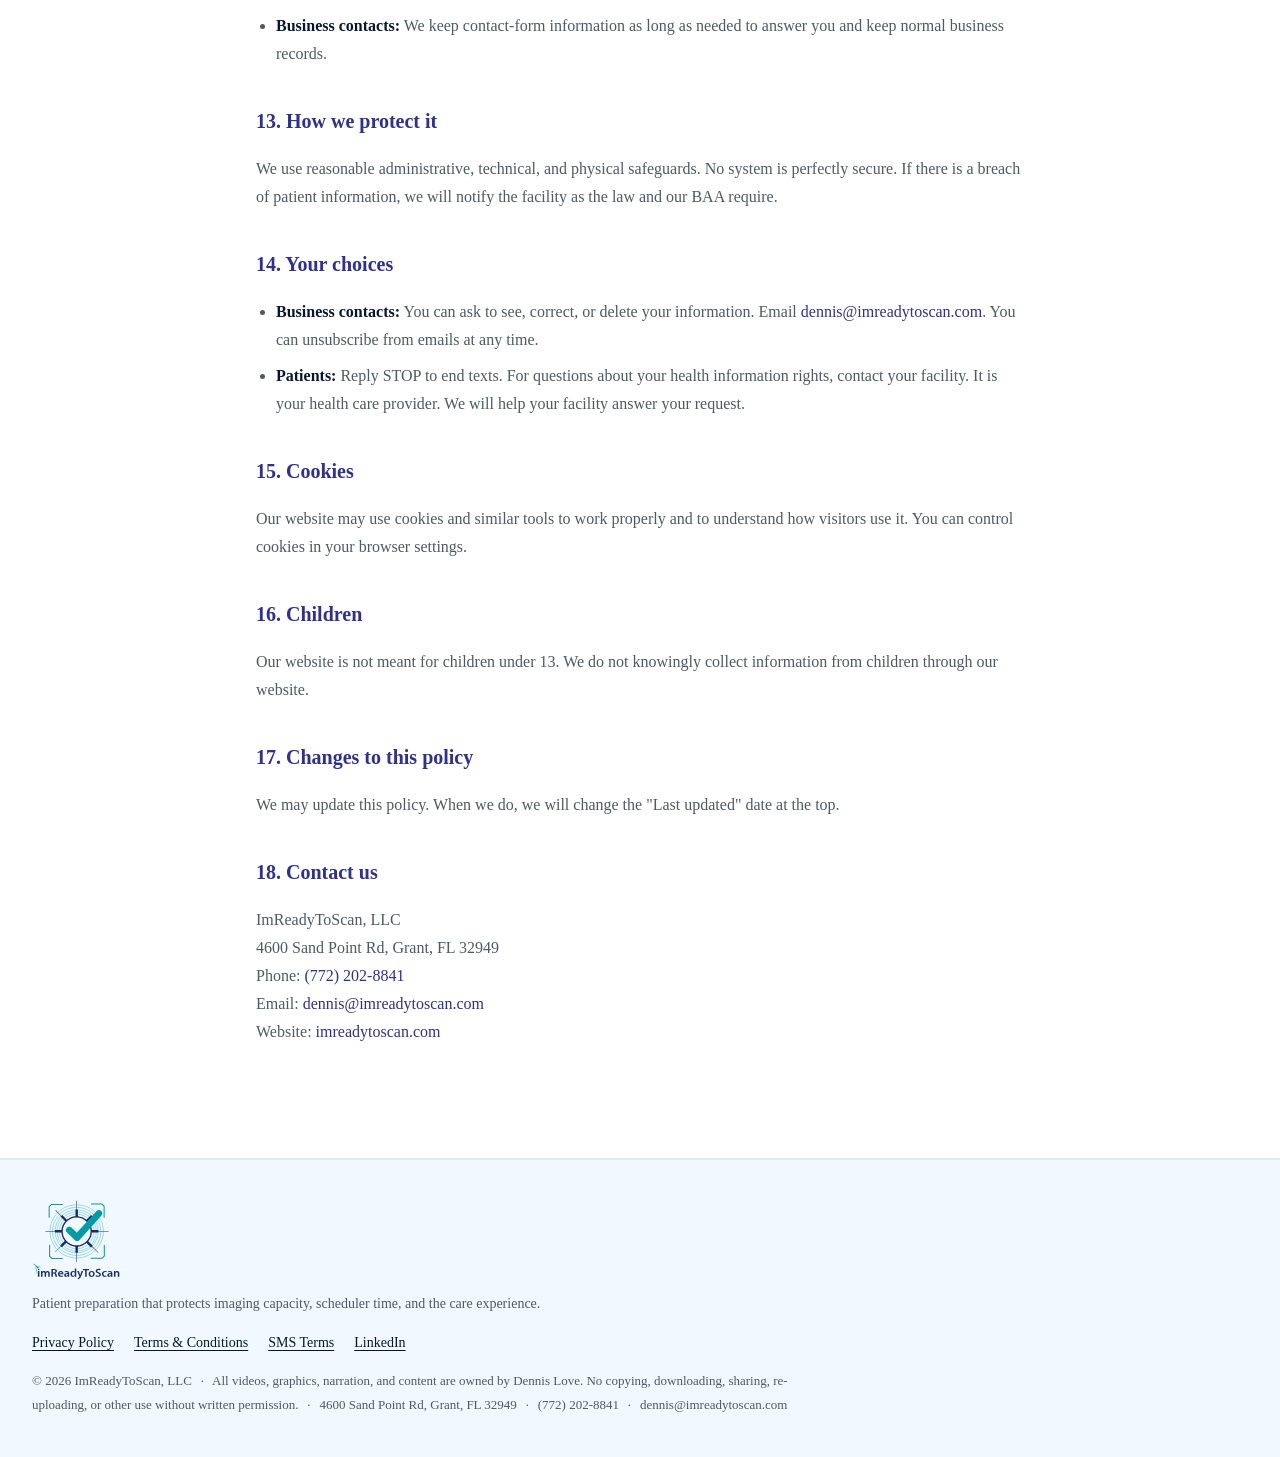
<file: privacy-policy/index.html>
<!DOCTYPE html>
<html lang="en">
<head>
  <meta charset="utf-8" />
  <meta name="viewport" content="width=device-width, initial-scale=1" />
  <meta name="author" content="ImReadyToScan.com" />
  <title>Privacy Policy | ImReadyToScan.com</title>
  <meta name="description" content="How ImReadyToScan, LLC handles information from website visitors, business contacts, and patients who receive a prep-video text." />
  <meta property="og:title" content="Privacy Policy | ImReadyToScan.com" />
  <meta property="og:description" content="How ImReadyToScan, LLC handles information from website visitors, business contacts, and patients who receive a prep-video text." />
  <meta property="og:type" content="website" />
  <meta name="twitter:card" content="summary_large_image" />
  <link rel="icon" href="../favicon.png" type="image/png" />
  <link rel="stylesheet" href="../css/styles.css" />
</head>
<body>
  <div class="site">
    <header class="site-header">
      <div class="page-wrap header-inner">
        <a href="../" class="logo-link" aria-label="ImReadyToScan home">
          <img src="../assets/logo-full.svg" alt="ImReadyToScan" class="logo-img" width="515" height="469" />
        </a>

        <nav class="nav-desktop" aria-label="Main navigation">
          <a href="../" class="nav-link">Home</a>
          <a href="../hospital-benefits/" class="nav-link">Hospital Benefits</a>
          <a href="../about-compliance/" class="nav-link">About &amp; Compliance</a>
          <a href="../contact/" class="nav-link">Contact Us</a>
          <a href="../pilot/" class="btn btn-pilot btn-lg">Request a 30-Day Pilot</a>
        </nav>

        <details class="nav-mobile">
          <summary>
            <svg class="icon-lg" viewBox="0 0 24 24" fill="none" stroke="currentColor" stroke-width="2" stroke-linecap="round" stroke-linejoin="round" aria-hidden="true"><path d="M4 5h16"/><path d="M4 12h16"/><path d="M4 19h16"/></svg>
            <span class="sr-only">Open menu</span>
          </summary>
          <div class="nav-mobile-panel">
            <a href="../">Home</a>
            <a href="../hospital-benefits/">Hospital Benefits</a>
            <a href="../about-compliance/">About &amp; Compliance</a>
            <a href="../contact/">Contact Us</a>
            <a href="../pilot/" class="btn btn-pilot btn-lg">Request a 30-Day Pilot</a>
          </div>
        </details>
      </div>
    </header>

    <main>
      <article class="legal-page">
        <div class="page-wrap legal-inner">
          <p class="eyebrow">Legal</p>
          <h1 class="legal-title">Privacy Policy</h1>
          <p class="legal-updated">ImReadyToScan, LLC &middot; <a href="https://imreadytoscan.com">imreadytoscan.com</a></p>
          <p class="legal-updated"><strong>Last updated:</strong> October 17, 2026</p>

          <div class="legal-body">
            <h2>1. Who we are</h2>
            <p>This policy is from ImReadyToScan, LLC ("ImReadyToScan," "we," "us"). We are a company in Florida. We help hospitals and imaging centers send patients a short video on how to prepare for an imaging exam.</p>
            <p>This policy explains what information we collect, why we collect it, and how we protect it. It covers two groups of people:</p>
            <ul>
              <li><strong>Part A. Website visitors and business contacts.</strong> This includes hospital and imaging-center staff who use our contact form.</li>
              <li><strong>Part B. Patients.</strong> This means patients who get a prep-video text from us about an exam at their hospital or imaging center.</li>
            </ul>
            <p><strong>Contact us:</strong></p>
            <p>
              ImReadyToScan, LLC<br />
              4600 Sand Point Rd, Grant, FL 32949<br />
              Phone: <a href="tel:+17722028841">(772) 202-8841</a><br />
              Email: <a href="mailto:dennis@imreadytoscan.com">dennis@imreadytoscan.com</a><br />
              Website: <a href="https://imreadytoscan.com">imreadytoscan.com</a>
            </p>

            <h2 class="legal-part">Part A. Website visitors and business contacts</h2>

            <h2>2. What we collect</h2>
            <p>When you use our contact form, we collect what you type in:</p>
            <ul>
              <li>Your name</li>
              <li>Your email address</li>
              <li>Your phone number</li>
              <li>Your message</li>
              <li>Your choices on the form, such as agreeing to our Terms and Privacy Policy</li>
            </ul>
            <p>When you visit our website, we may also collect basic technical information. This can include your IP address, browser type, device type, the pages you visit, and cookies. See Section 15.</p>

            <h2>3. How we use it</h2>
            <ul>
              <li>To answer your question or request.</li>
              <li>To talk with you about a pilot or our services.</li>
              <li>To keep basic business records.</li>
              <li>To keep our website working and secure.</li>
              <li>To follow the law.</li>
            </ul>
            <p>We do not send marketing or promotional text messages. We will not add your phone number to any text program. We may call or email you only to answer your request.</p>

            <h2 class="legal-part">Part B. Patients who receive a prep-video text</h2>

            <h2>4. How the prep-video text works</h2>
            <p>Your hospital or imaging center (your "facility") uses ImReadyToScan. When you schedule an imaging exam, the scheduler asks: "Would you like ImReadyToScan to text you a short video on how to prepare for your exam? You'll get up to 2 texts per scheduled exam. Message and data rates may apply. You can reply STOP at any time to opt out, or HELP for help. Consent is not required to receive care. Is it OK to text you at this mobile number?" Your facility sends us a schedule file. We text only patients whose "yes" is noted on that file. If no answer is noted, we do not text. We text you a link to a short video for your exam. At the end of the video, you can tap a button to confirm you watched it.</p>
            <p>Your facility is your health care provider. ImReadyToScan is not. We work for your facility as its "business associate" under HIPAA.</p>

            <h2>5. What we receive and record</h2>
            <p>From your facility, we receive only:</p>
            <ul>
              <li>First and last name</li>
              <li>Mobile phone number</li>
              <li>Description of the scheduled exam (procedure)</li>
              <li>Appointment date and time</li>
            </ul>
            <p>We also record:</p>
            <ul>
              <li>Whether the text was delivered</li>
              <li>Whether you tapped the button at the end of the video, and when</li>
              <li>Any reply you send, such as STOP or HELP</li>
            </ul>
            <p>We do not ask for your medical records, test results, diagnosis, insurance, or Social Security number.</p>

            <h2>6. This is protected health information</h2>
            <p>The information in Section 5 is protected health information. We receive it from your facility under a written business-associate agreement (BAA). That agreement is signed before your facility sends us any patient information. Each company that helps us handle this information also signs a BAA with us.</p>

            <h2>7. How we use it</h2>
            <p>We use your information only to:</p>
            <ul>
              <li>Send you the right video for your exam.</li>
              <li>Record whether you reached the end of the video.</li>
              <li>Show your facility who watched the video and who may need a phone call.</li>
              <li>Handle STOP and HELP replies.</li>
            </ul>
            <p>We do not:</p>
            <ul>
              <li>Sell your information.</li>
              <li>Use it for marketing or advertising.</li>
              <li>Share it with anyone for their marketing.</li>
              <li>Book, cancel, or change your appointment. Only your facility does that.</li>
            </ul>

            <h2>8. What the button means</h2>
            <p>Tapping the button means you reached the end of the video. It does not mean your preparation is complete. It does not mean you are cleared for your exam. Always follow your facility's instructions. If you have questions, call your care team.</p>

            <h2>9. Text message details</h2>
            <ul>
              <li><strong>Program name:</strong> ImReadyToScan Prep Video Texts.</li>
              <li><strong>How many:</strong> Up to 2 messages per scheduled exam. Usually one when the exam is booked and one reminder before the exam.</li>
              <li><strong>No marketing:</strong> These texts are only about preparing for your exam.</li>
              <li><strong>Cost:</strong> Msg &amp; data rates may apply.</li>
              <li><strong>To stop:</strong> Reply STOP at any time. We will send one message to confirm. Then you will get no more texts from this program. Your facility may still call you about your exam.</li>
              <li><strong>For help:</strong> Reply HELP, or email <a href="mailto:dennis@imreadytoscan.com">dennis@imreadytoscan.com</a>.</li>
              <li><strong>Carriers:</strong> Carriers are not liable for delayed or undelivered messages.</li>
            </ul>

            <h2>10. Mobile information is not shared for marketing</h2>
            <p>We do not sell, rent, or share mobile phone numbers, text opt-in data, or consent records with third parties or affiliates for marketing or promotional purposes. Text opt-in data and consent will not be shared with any third party, except the service providers that help us send the messages. Those providers may use the information only to deliver our service.</p>
            <p>No mobile information will be shared with third parties or affiliates for marketing or promotional purposes.</p>

            <h2 class="legal-part">Both groups</h2>

            <h2>11. Who we share information with</h2>
            <ul>
              <li><strong>Service providers.</strong> We use companies for our database, automation, text messaging, website hosting, and video hosting. They may use information only to provide their service to us. For patient information, each one signs a BAA.</li>
              <li><strong>Your facility.</strong> For patients, we share delivery and button results with the facility that sent us your information.</li>
              <li><strong>When the law requires it.</strong> We may share information if a law, court order, or legal process requires it, or to protect people or our systems.</li>
            </ul>
            <p>We do not sell personal information.</p>

            <h2>12. How long we keep it</h2>
            <ul>
              <li><strong>Patient information:</strong> We keep it only as long as we need it to send the video and report results to your facility, and as our agreement with your facility requires. When a pilot or agreement ends, we delete or return it as that agreement says.</li>
              <li><strong>STOP records:</strong> We keep a record of each STOP request so we do not text that number again.</li>
              <li><strong>Business contacts:</strong> We keep contact-form information as long as needed to answer you and keep normal business records.</li>
            </ul>

            <h2>13. How we protect it</h2>
            <p>We use reasonable administrative, technical, and physical safeguards. No system is perfectly secure. If there is a breach of patient information, we will notify the facility as the law and our BAA require.</p>

            <h2>14. Your choices</h2>
            <ul>
              <li><strong>Business contacts:</strong> You can ask to see, correct, or delete your information. Email <a href="mailto:dennis@imreadytoscan.com">dennis@imreadytoscan.com</a>. You can unsubscribe from emails at any time.</li>
              <li><strong>Patients:</strong> Reply STOP to end texts. For questions about your health information rights, contact your facility. It is your health care provider. We will help your facility answer your request.</li>
            </ul>

            <h2>15. Cookies</h2>
            <p>Our website may use cookies and similar tools to work properly and to understand how visitors use it. You can control cookies in your browser settings.</p>

            <h2>16. Children</h2>
            <p>Our website is not meant for children under 13. We do not knowingly collect information from children through our website.</p>

            <h2>17. Changes to this policy</h2>
            <p>We may update this policy. When we do, we will change the "Last updated" date at the top.</p>

            <h2>18. Contact us</h2>
            <p>
              ImReadyToScan, LLC<br />
              4600 Sand Point Rd, Grant, FL 32949<br />
              Phone: <a href="tel:+17722028841">(772) 202-8841</a><br />
              Email: <a href="mailto:dennis@imreadytoscan.com">dennis@imreadytoscan.com</a><br />
              Website: <a href="https://imreadytoscan.com">imreadytoscan.com</a>
            </p>
          </div>
        </div>
      </article>
    </main>

    <footer class="site-footer">
      <div class="page-wrap footer-inner">
        <div>
          <img src="../assets/logo-full.svg" alt="ImReadyToScan" class="footer-logo" width="515" height="469" />
          <p class="footer-copy">Patient preparation that protects imaging capacity, scheduler time, and the care experience.</p>
          <nav class="footer-links" aria-label="Footer">
            <a href="../privacy-policy/">Privacy Policy</a>
            <a href="../terms-conditions/">Terms &amp; Conditions</a>
            <a href="../sms-terms/">SMS Terms</a>
            <a href="https://www.linkedin.com/company/imreadytoscan/" target="_blank" rel="noopener noreferrer">LinkedIn</a>
          </nav>
          <p class="footer-legal">&copy; 2026 ImReadyToScan, LLC <span aria-hidden="true">&middot;</span> All videos, graphics, narration, and content are owned by Dennis Love. No copying, downloading, sharing, re-uploading, or other use without written permission. <span aria-hidden="true">&middot;</span> 4600 Sand Point Rd, Grant, FL 32949 <span aria-hidden="true">&middot;</span> <a href="tel:+17722028841">(772) 202-8841</a> <span aria-hidden="true">&middot;</span> <a href="mailto:dennis@imreadytoscan.com">dennis@imreadytoscan.com</a></p>
        </div>
      </div>
    </footer>
  </div>
  <script src="../js/main.js" defer></script>
</body>
</html>
</file>
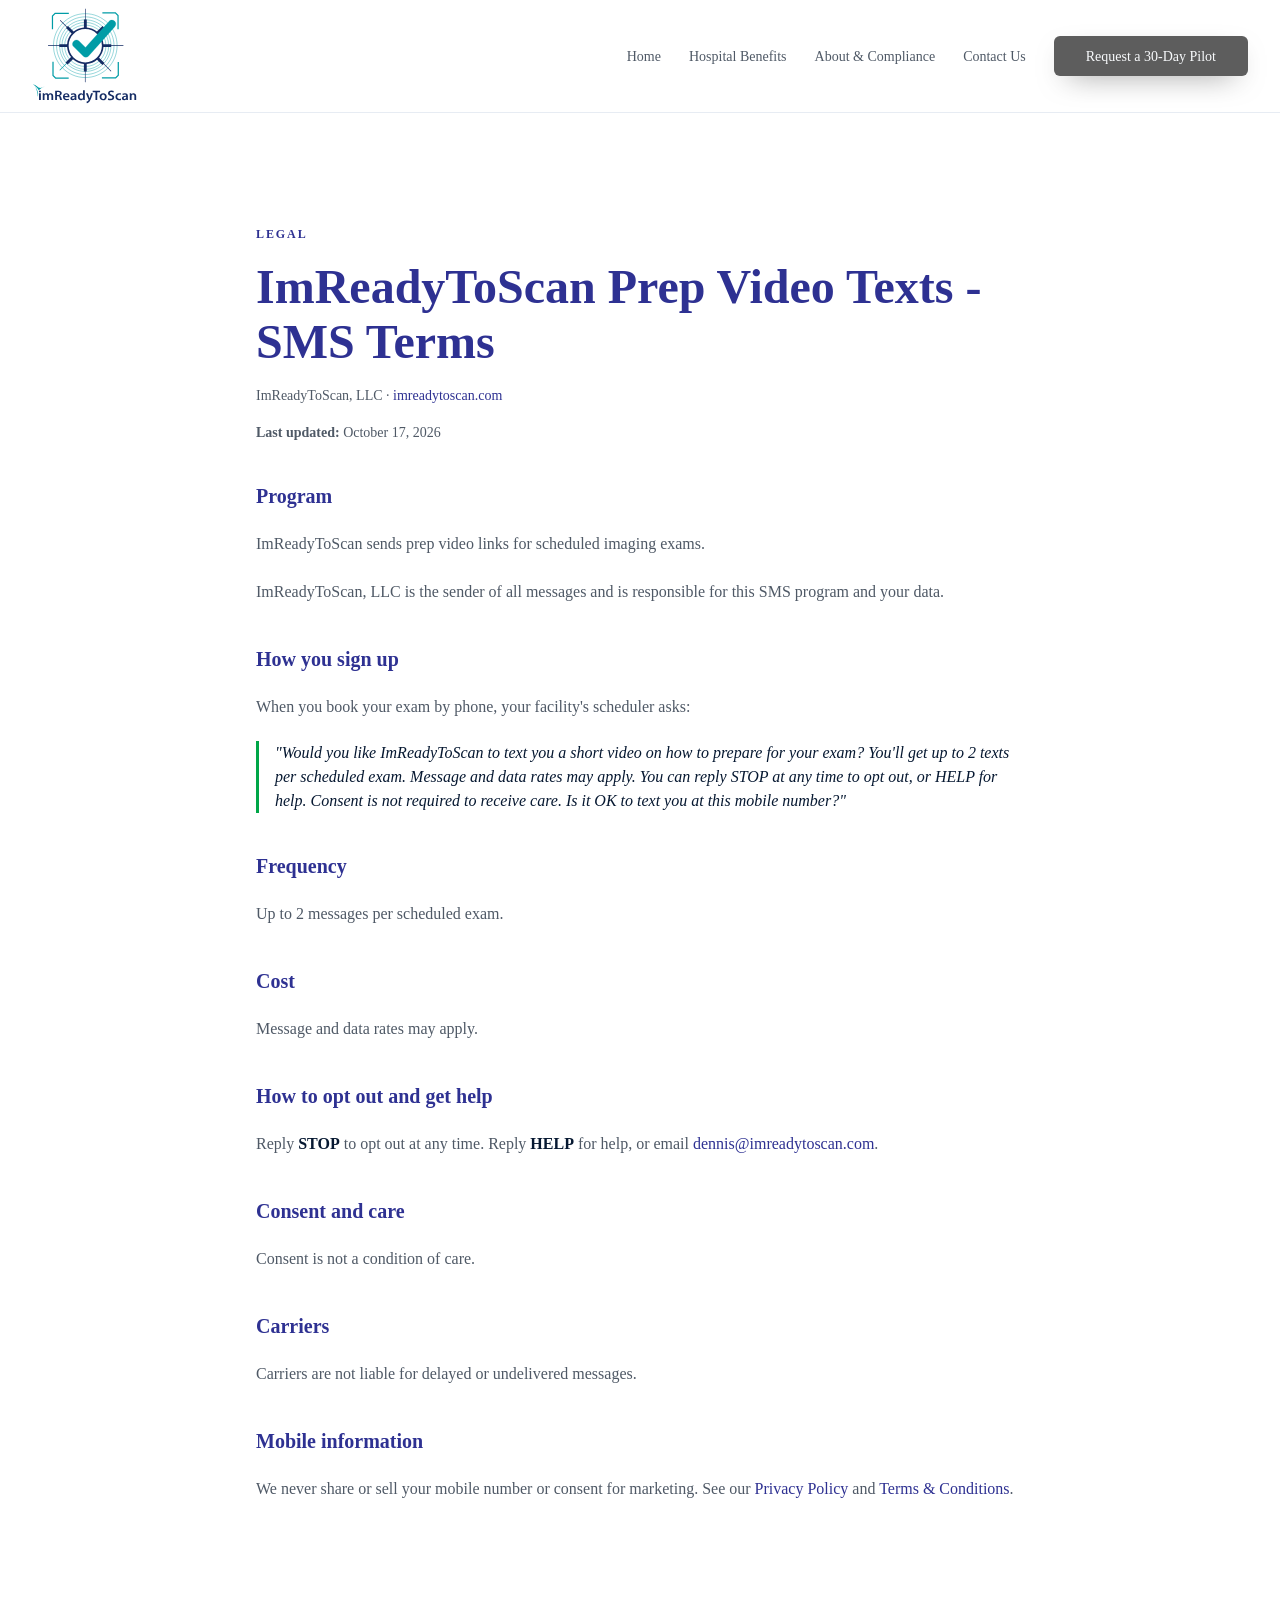
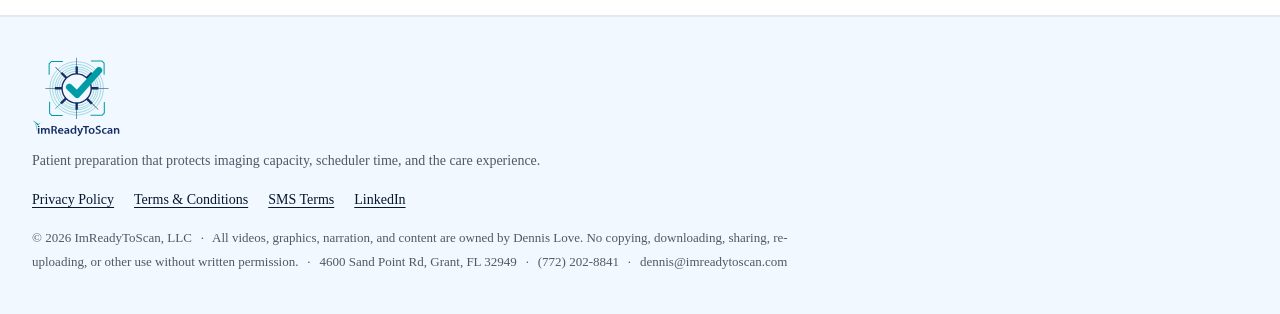
<file: sms-terms/index.html>
<!DOCTYPE html>
<html lang="en">
<head>
  <meta charset="utf-8" />
  <meta name="viewport" content="width=device-width, initial-scale=1" />
  <meta name="author" content="ImReadyToScan.com" />
  <title>ImReadyToScan Prep Video Texts - SMS Terms | ImReadyToScan.com</title>
  <meta name="description" content="SMS opt-in terms for ImReadyToScan Prep Video Texts: how you sign up, message frequency, STOP and HELP, and how we handle your mobile number." />
  <meta property="og:title" content="ImReadyToScan Prep Video Texts - SMS Terms | ImReadyToScan.com" />
  <meta property="og:description" content="SMS opt-in terms for ImReadyToScan Prep Video Texts: how you sign up, message frequency, STOP and HELP, and how we handle your mobile number." />
  <meta property="og:type" content="website" />
  <meta name="twitter:card" content="summary_large_image" />
  <link rel="icon" href="../favicon.png" type="image/png" />
  <link rel="stylesheet" href="../css/styles.css" />
</head>
<body>
  <div class="site">
    <header class="site-header">
      <div class="page-wrap header-inner">
        <a href="../" class="logo-link" aria-label="ImReadyToScan home">
          <img src="../assets/logo-full.svg" alt="ImReadyToScan" class="logo-img" width="515" height="469" />
        </a>

        <nav class="nav-desktop" aria-label="Main navigation">
          <a href="../" class="nav-link">Home</a>
          <a href="../hospital-benefits/" class="nav-link">Hospital Benefits</a>
          <a href="../about-compliance/" class="nav-link">About &amp; Compliance</a>
          <a href="../contact/" class="nav-link">Contact Us</a>
          <a href="../pilot/" class="btn btn-pilot btn-lg">Request a 30-Day Pilot</a>
        </nav>

        <details class="nav-mobile">
          <summary>
            <svg class="icon-lg" viewBox="0 0 24 24" fill="none" stroke="currentColor" stroke-width="2" stroke-linecap="round" stroke-linejoin="round" aria-hidden="true"><path d="M4 5h16"/><path d="M4 12h16"/><path d="M4 19h16"/></svg>
            <span class="sr-only">Open menu</span>
          </summary>
          <div class="nav-mobile-panel">
            <a href="../">Home</a>
            <a href="../hospital-benefits/">Hospital Benefits</a>
            <a href="../about-compliance/">About &amp; Compliance</a>
            <a href="../contact/">Contact Us</a>
            <a href="../pilot/" class="btn btn-pilot btn-lg">Request a 30-Day Pilot</a>
          </div>
        </details>
      </div>
    </header>

    <main>
      <article class="legal-page">
        <div class="page-wrap legal-inner">
          <p class="eyebrow">Legal</p>
          <h1 class="legal-title">ImReadyToScan Prep Video Texts - SMS Terms</h1>
          <p class="legal-updated">ImReadyToScan, LLC &middot; <a href="https://imreadytoscan.com">imreadytoscan.com</a></p>
          <p class="legal-updated"><strong>Last updated:</strong> October 17, 2026</p>

          <div class="legal-body">
            <h2>Program</h2>
            <p>ImReadyToScan sends prep video links for scheduled imaging exams.</p>
            <p>ImReadyToScan, LLC is the sender of all messages and is responsible for this SMS program and your data.</p>

            <h2>How you sign up</h2>
            <p>When you book your exam by phone, your facility's scheduler asks:</p>
            <blockquote>"Would you like ImReadyToScan to text you a short video on how to prepare for your exam? You'll get up to 2 texts per scheduled exam. Message and data rates may apply. You can reply STOP at any time to opt out, or HELP for help. Consent is not required to receive care. Is it OK to text you at this mobile number?"</blockquote>

            <h2>Frequency</h2>
            <p>Up to 2 messages per scheduled exam.</p>

            <h2>Cost</h2>
            <p>Message and data rates may apply.</p>

            <h2>How to opt out and get help</h2>
            <p>Reply <strong>STOP</strong> to opt out at any time. Reply <strong>HELP</strong> for help, or email <a href="mailto:dennis@imreadytoscan.com">dennis@imreadytoscan.com</a>.</p>

            <h2>Consent and care</h2>
            <p>Consent is not a condition of care.</p>

            <h2>Carriers</h2>
            <p>Carriers are not liable for delayed or undelivered messages.</p>

            <h2>Mobile information</h2>
            <p>We never share or sell your mobile number or consent for marketing. See our <a href="../privacy-policy/">Privacy Policy</a> and <a href="../terms-conditions/">Terms &amp; Conditions</a>.</p>
          </div>
        </div>
      </article>
    </main>

    <footer class="site-footer">
      <div class="page-wrap footer-inner">
        <div>
          <img src="../assets/logo-full.svg" alt="ImReadyToScan" class="footer-logo" width="515" height="469" />
          <p class="footer-copy">Patient preparation that protects imaging capacity, scheduler time, and the care experience.</p>
          <nav class="footer-links" aria-label="Footer">
            <a href="../privacy-policy/">Privacy Policy</a>
            <a href="../terms-conditions/">Terms &amp; Conditions</a>
            <a href="../sms-terms/">SMS Terms</a>
            <a href="https://www.linkedin.com/company/imreadytoscan/" target="_blank" rel="noopener noreferrer">LinkedIn</a>
          </nav>
          <p class="footer-legal">&copy; 2026 ImReadyToScan, LLC <span aria-hidden="true">&middot;</span> All videos, graphics, narration, and content are owned by Dennis Love. No copying, downloading, sharing, re-uploading, or other use without written permission. <span aria-hidden="true">&middot;</span> 4600 Sand Point Rd, Grant, FL 32949 <span aria-hidden="true">&middot;</span> <a href="tel:+17722028841">(772) 202-8841</a> <span aria-hidden="true">&middot;</span> <a href="mailto:dennis@imreadytoscan.com">dennis@imreadytoscan.com</a></p>
        </div>
      </div>
    </footer>
  </div>
  <script src="../js/main.js" defer></script>
</body>
</html>
</file>
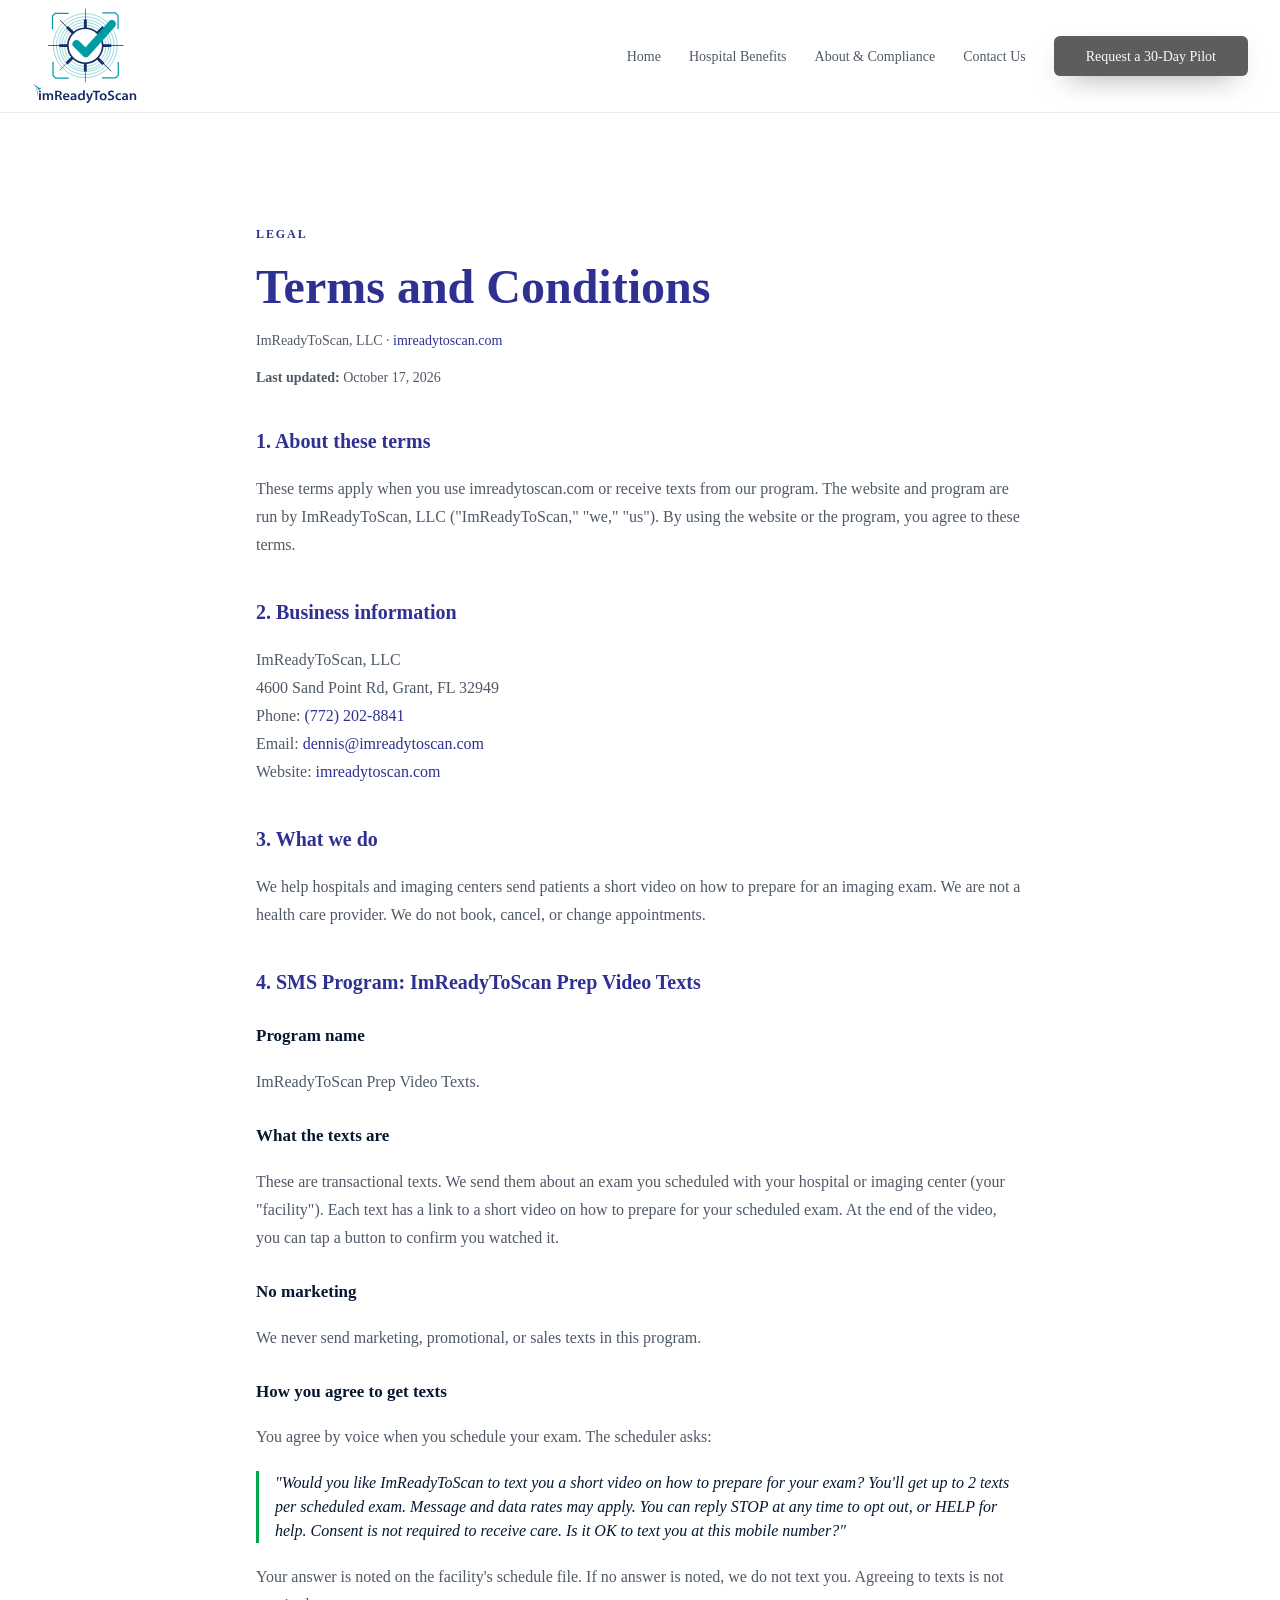
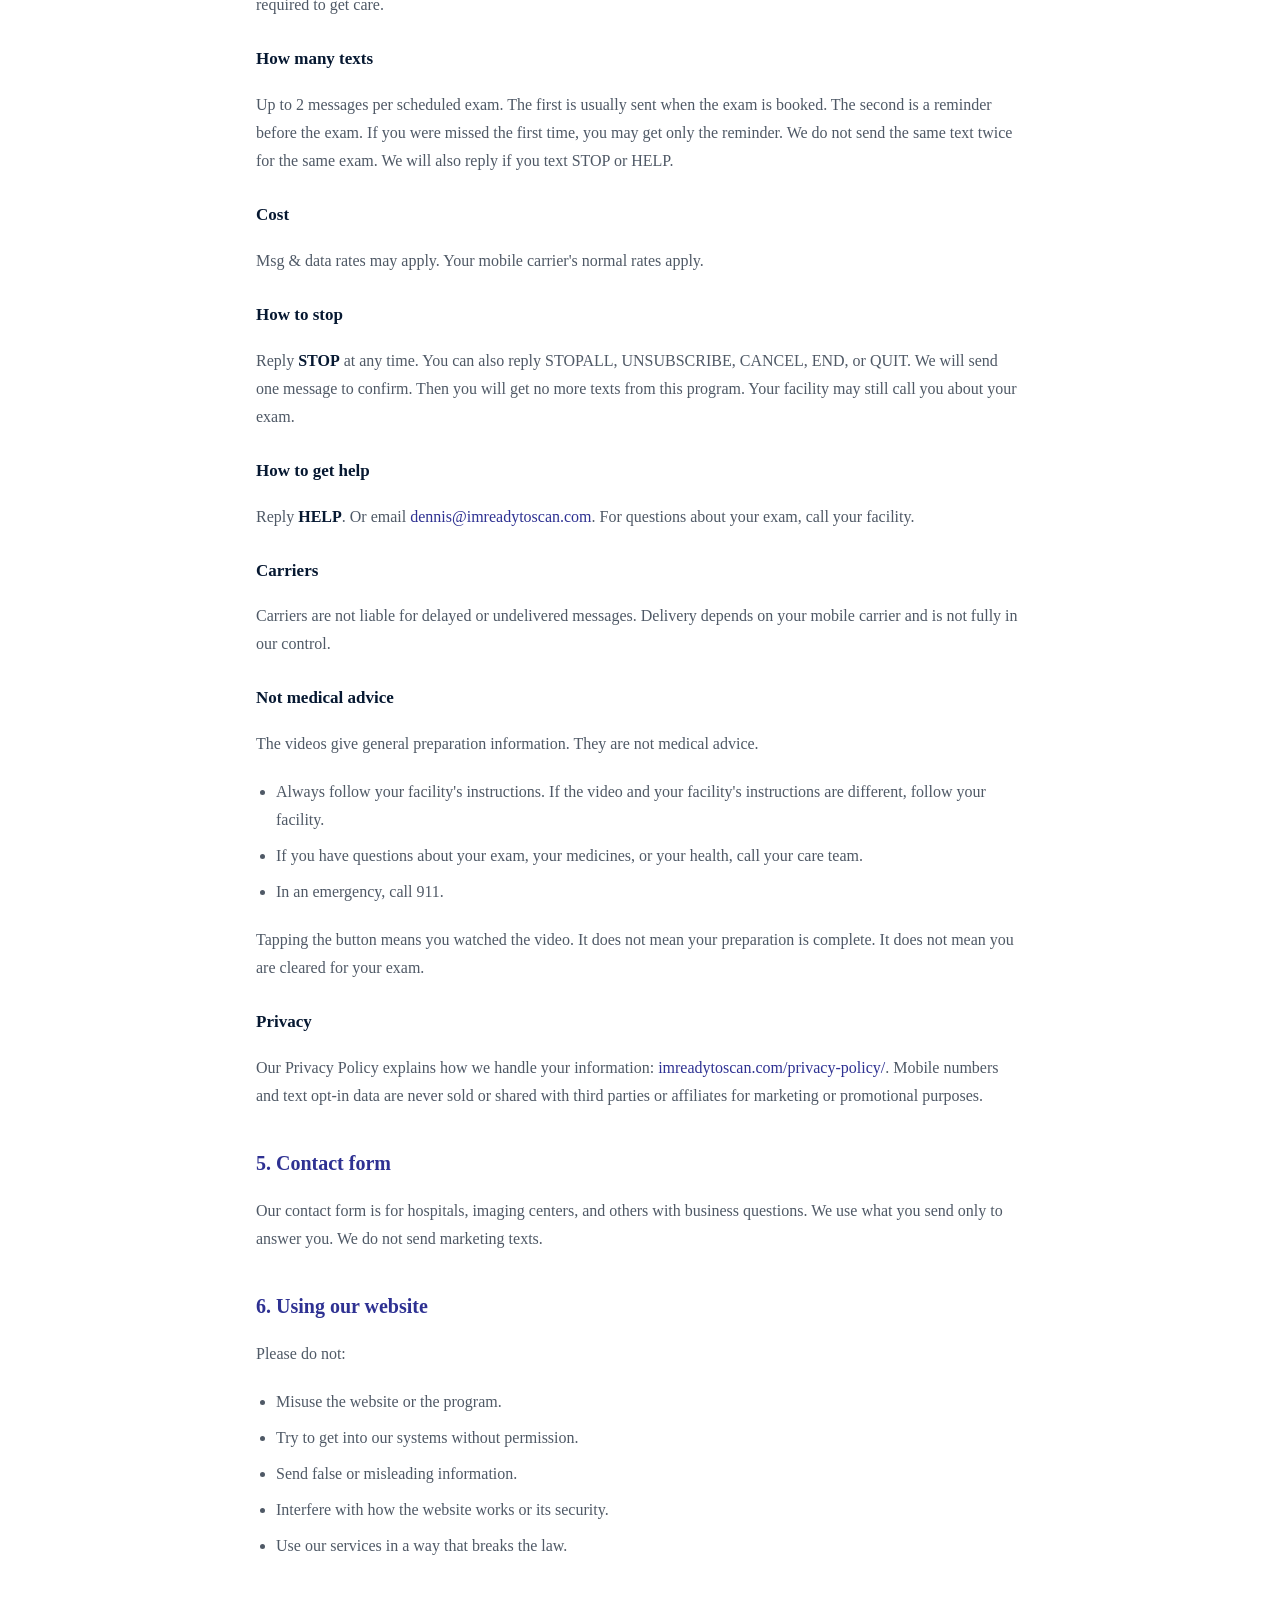
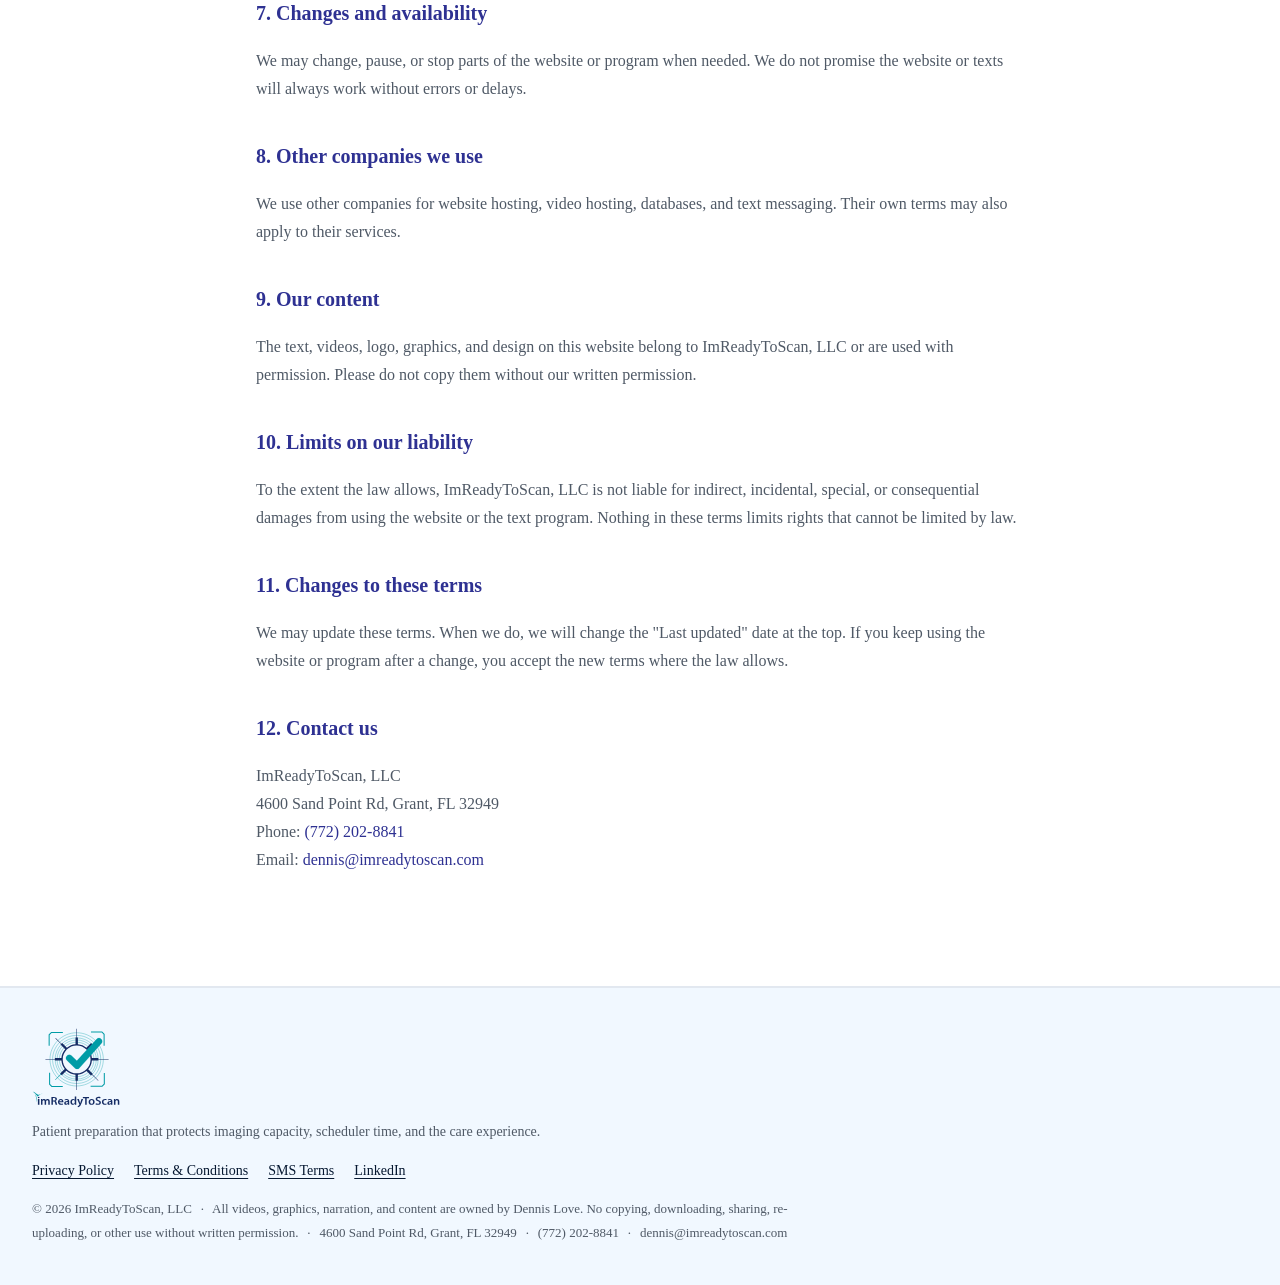
<file: terms-conditions/index.html>
<!DOCTYPE html>
<html lang="en">
<head>
  <meta charset="utf-8" />
  <meta name="viewport" content="width=device-width, initial-scale=1" />
  <meta name="author" content="ImReadyToScan.com" />
  <title>Terms &amp; Conditions | ImReadyToScan.com</title>
  <meta name="description" content="Terms for using imreadytoscan.com and the ImReadyToScan Prep Video Texts program." />
  <meta property="og:title" content="Terms &amp; Conditions | ImReadyToScan.com" />
  <meta property="og:description" content="Terms for using imreadytoscan.com and the ImReadyToScan Prep Video Texts program." />
  <meta property="og:type" content="website" />
  <meta name="twitter:card" content="summary_large_image" />
  <link rel="icon" href="../favicon.png" type="image/png" />
  <link rel="stylesheet" href="../css/styles.css" />
</head>
<body>
  <div class="site">
    <header class="site-header">
      <div class="page-wrap header-inner">
        <a href="../" class="logo-link" aria-label="ImReadyToScan home">
          <img src="../assets/logo-full.svg" alt="ImReadyToScan" class="logo-img" width="515" height="469" />
        </a>

        <nav class="nav-desktop" aria-label="Main navigation">
          <a href="../" class="nav-link">Home</a>
          <a href="../hospital-benefits/" class="nav-link">Hospital Benefits</a>
          <a href="../about-compliance/" class="nav-link">About &amp; Compliance</a>
          <a href="../contact/" class="nav-link">Contact Us</a>
          <a href="../pilot/" class="btn btn-pilot btn-lg">Request a 30-Day Pilot</a>
        </nav>

        <details class="nav-mobile">
          <summary>
            <svg class="icon-lg" viewBox="0 0 24 24" fill="none" stroke="currentColor" stroke-width="2" stroke-linecap="round" stroke-linejoin="round" aria-hidden="true"><path d="M4 5h16"/><path d="M4 12h16"/><path d="M4 19h16"/></svg>
            <span class="sr-only">Open menu</span>
          </summary>
          <div class="nav-mobile-panel">
            <a href="../">Home</a>
            <a href="../hospital-benefits/">Hospital Benefits</a>
            <a href="../about-compliance/">About &amp; Compliance</a>
            <a href="../contact/">Contact Us</a>
            <a href="../pilot/" class="btn btn-pilot btn-lg">Request a 30-Day Pilot</a>
          </div>
        </details>
      </div>
    </header>

    <main>
      <article class="legal-page">
        <div class="page-wrap legal-inner">
          <p class="eyebrow">Legal</p>
          <h1 class="legal-title">Terms and Conditions</h1>
          <p class="legal-updated">ImReadyToScan, LLC &middot; <a href="https://imreadytoscan.com">imreadytoscan.com</a></p>
          <p class="legal-updated"><strong>Last updated:</strong> October 17, 2026</p>

          <div class="legal-body">
            <h2>1. About these terms</h2>
            <p>These terms apply when you use imreadytoscan.com or receive texts from our program. The website and program are run by ImReadyToScan, LLC ("ImReadyToScan," "we," "us"). By using the website or the program, you agree to these terms.</p>

            <h2>2. Business information</h2>
            <p>
              ImReadyToScan, LLC<br />
              4600 Sand Point Rd, Grant, FL 32949<br />
              Phone: <a href="tel:+17722028841">(772) 202-8841</a><br />
              Email: <a href="mailto:dennis@imreadytoscan.com">dennis@imreadytoscan.com</a><br />
              Website: <a href="https://imreadytoscan.com">imreadytoscan.com</a>
            </p>

            <h2>3. What we do</h2>
            <p>We help hospitals and imaging centers send patients a short video on how to prepare for an imaging exam. We are not a health care provider. We do not book, cancel, or change appointments.</p>

            <h2>4. SMS Program: ImReadyToScan Prep Video Texts</h2>

            <h3>Program name</h3>
            <p>ImReadyToScan Prep Video Texts.</p>

            <h3>What the texts are</h3>
            <p>These are transactional texts. We send them about an exam you scheduled with your hospital or imaging center (your "facility"). Each text has a link to a short video on how to prepare for your scheduled exam. At the end of the video, you can tap a button to confirm you watched it.</p>

            <h3>No marketing</h3>
            <p>We never send marketing, promotional, or sales texts in this program.</p>

            <h3>How you agree to get texts</h3>
            <p>You agree by voice when you schedule your exam. The scheduler asks:</p>
            <blockquote>"Would you like ImReadyToScan to text you a short video on how to prepare for your exam? You'll get up to 2 texts per scheduled exam. Message and data rates may apply. You can reply STOP at any time to opt out, or HELP for help. Consent is not required to receive care. Is it OK to text you at this mobile number?"</blockquote>
            <p>Your answer is noted on the facility's schedule file. If no answer is noted, we do not text you. Agreeing to texts is not required to get care.</p>

            <h3>How many texts</h3>
            <p>Up to 2 messages per scheduled exam. The first is usually sent when the exam is booked. The second is a reminder before the exam. If you were missed the first time, you may get only the reminder. We do not send the same text twice for the same exam. We will also reply if you text STOP or HELP.</p>

            <h3>Cost</h3>
            <p>Msg &amp; data rates may apply. Your mobile carrier's normal rates apply.</p>

            <h3>How to stop</h3>
            <p>Reply <strong>STOP</strong> at any time. You can also reply STOPALL, UNSUBSCRIBE, CANCEL, END, or QUIT. We will send one message to confirm. Then you will get no more texts from this program. Your facility may still call you about your exam.</p>

            <h3>How to get help</h3>
            <p>Reply <strong>HELP</strong>. Or email <a href="mailto:dennis@imreadytoscan.com">dennis@imreadytoscan.com</a>. For questions about your exam, call your facility.</p>

            <h3>Carriers</h3>
            <p>Carriers are not liable for delayed or undelivered messages. Delivery depends on your mobile carrier and is not fully in our control.</p>

            <h3>Not medical advice</h3>
            <p>The videos give general preparation information. They are not medical advice.</p>
            <ul>
              <li>Always follow your facility's instructions. If the video and your facility's instructions are different, follow your facility.</li>
              <li>If you have questions about your exam, your medicines, or your health, call your care team.</li>
              <li>In an emergency, call 911.</li>
            </ul>
            <p>Tapping the button means you watched the video. It does not mean your preparation is complete. It does not mean you are cleared for your exam.</p>

            <h3>Privacy</h3>
            <p>Our Privacy Policy explains how we handle your information: <a href="../privacy-policy/">imreadytoscan.com/privacy-policy/</a>. Mobile numbers and text opt-in data are never sold or shared with third parties or affiliates for marketing or promotional purposes.</p>

            <h2>5. Contact form</h2>
            <p>Our contact form is for hospitals, imaging centers, and others with business questions. We use what you send only to answer you. We do not send marketing texts.</p>

            <h2>6. Using our website</h2>
            <p>Please do not:</p>
            <ul>
              <li>Misuse the website or the program.</li>
              <li>Try to get into our systems without permission.</li>
              <li>Send false or misleading information.</li>
              <li>Interfere with how the website works or its security.</li>
              <li>Use our services in a way that breaks the law.</li>
            </ul>

            <h2>7. Changes and availability</h2>
            <p>We may change, pause, or stop parts of the website or program when needed. We do not promise the website or texts will always work without errors or delays.</p>

            <h2>8. Other companies we use</h2>
            <p>We use other companies for website hosting, video hosting, databases, and text messaging. Their own terms may also apply to their services.</p>

            <h2>9. Our content</h2>
            <p>The text, videos, logo, graphics, and design on this website belong to ImReadyToScan, LLC or are used with permission. Please do not copy them without our written permission.</p>

            <h2>10. Limits on our liability</h2>
            <p>To the extent the law allows, ImReadyToScan, LLC is not liable for indirect, incidental, special, or consequential damages from using the website or the text program. Nothing in these terms limits rights that cannot be limited by law.</p>

            <h2>11. Changes to these terms</h2>
            <p>We may update these terms. When we do, we will change the "Last updated" date at the top. If you keep using the website or program after a change, you accept the new terms where the law allows.</p>

            <h2>12. Contact us</h2>
            <p>
              ImReadyToScan, LLC<br />
              4600 Sand Point Rd, Grant, FL 32949<br />
              Phone: <a href="tel:+17722028841">(772) 202-8841</a><br />
              Email: <a href="mailto:dennis@imreadytoscan.com">dennis@imreadytoscan.com</a>
            </p>
          </div>
        </div>
      </article>
    </main>

    <footer class="site-footer">
      <div class="page-wrap footer-inner">
        <div>
          <img src="../assets/logo-full.svg" alt="ImReadyToScan" class="footer-logo" width="515" height="469" />
          <p class="footer-copy">Patient preparation that protects imaging capacity, scheduler time, and the care experience.</p>
          <nav class="footer-links" aria-label="Footer">
            <a href="../privacy-policy/">Privacy Policy</a>
            <a href="../terms-conditions/">Terms &amp; Conditions</a>
            <a href="../sms-terms/">SMS Terms</a>
            <a href="https://www.linkedin.com/company/imreadytoscan/" target="_blank" rel="noopener noreferrer">LinkedIn</a>
          </nav>
          <p class="footer-legal">&copy; 2026 ImReadyToScan, LLC <span aria-hidden="true">&middot;</span> All videos, graphics, narration, and content are owned by Dennis Love. No copying, downloading, sharing, re-uploading, or other use without written permission. <span aria-hidden="true">&middot;</span> 4600 Sand Point Rd, Grant, FL 32949 <span aria-hidden="true">&middot;</span> <a href="tel:+17722028841">(772) 202-8841</a> <span aria-hidden="true">&middot;</span> <a href="mailto:dennis@imreadytoscan.com">dennis@imreadytoscan.com</a></p>
        </div>
      </div>
    </footer>
  </div>
  <script src="../js/main.js" defer></script>
</body>
</html>
</file>
<file: css/styles.css>
:root {
  --radius: 0.5rem;
  --background: oklch(1 0 0);
  --foreground: oklch(0.23 0.025 255);
  --primary: oklch(0.21 0.055 257);
  --primary-foreground: oklch(0.984 0.003 247.858);
  --secondary: oklch(0.965 0.012 250);
  --muted: oklch(0.97 0.008 250);
  --muted-foreground: oklch(0.46 0.025 255);
  --border: oklch(0.929 0.013 255.508);
  --brand-blue: oklch(0.377539 0.155875 274.666717);
  --brand-green: oklch(0.63 0.18 150);
  --brand-ink: oklch(0.18 0.052 257);
  --brand-mist: oklch(0.975 0.012 250);
  --brand-gray: oklch(0.48 0 0);
  --brand-gray-dark: oklch(0.38 0 0);
  --font-serif: Georgia, "Times New Roman", Times, serif;
}

*,
*::before,
*::after {
  box-sizing: border-box;
  margin: 0;
  padding: 0;
  border-color: var(--border);
}

html {
  color-scheme: light;
  scroll-behavior: smooth;
}

body {
  background-color: var(--background);
  color: var(--foreground);
  font-family: var(--font-serif);
  text-rendering: optimizeLegibility;
  line-height: 1.5;
  min-height: 100vh;
}

img,
video {
  display: block;
  max-width: 100%;
}

a {
  color: inherit;
  text-decoration: none;
}

button,
summary {
  font: inherit;
}

ul {
  list-style: none;
}

h1,
h2,
h3 {
  letter-spacing: 0;
}

::selection {
  background: color-mix(in oklab, var(--brand-blue) 20%, transparent);
}

.page-wrap {
  width: min(100% - 2rem, 76rem);
  margin-inline: auto;
}

.text-balance {
  text-wrap: balance;
}

.text-pretty {
  text-wrap: pretty;
}

.sr-only {
  position: absolute;
  width: 1px;
  height: 1px;
  padding: 0;
  margin: -1px;
  overflow: hidden;
  clip: rect(0, 0, 0, 0);
  white-space: nowrap;
  border: 0;
}

.site {
  min-height: 100vh;
  background: var(--background);
}

/* Header */
.site-header {
  position: sticky;
  top: 0;
  z-index: 50;
  border-bottom: 1px solid color-mix(in oklab, var(--border) 80%, transparent);
  background: color-mix(in oklab, var(--background) 95%, transparent);
  backdrop-filter: blur(8px);
}

.header-inner {
  display: grid;
  grid-template-columns: minmax(0, 1fr) auto;
  align-items: center;
  gap: 1rem;
  height: 6rem;
}

.logo-link {
  display: flex;
  min-width: 0;
  align-items: center;
}

.logo-img {
  height: 5rem;
  width: auto;
  flex-shrink: 0;
  object-fit: contain;
}

.nav-desktop {
  display: none;
  align-items: center;
  gap: 1.75rem;
}

.nav-link {
  font-size: 0.875rem;
  font-weight: 500;
  color: var(--muted-foreground);
  transition: color 0.15s ease;
}

.nav-link:hover,
.nav-link.is-active {
  color: var(--primary);
}

.nav-mobile {
  position: relative;
}

.nav-mobile summary {
  display: grid;
  place-items: center;
  width: 2.5rem;
  height: 2.5rem;
  cursor: pointer;
  border-radius: calc(var(--radius) - 2px);
  border: 1px solid var(--border);
  color: var(--primary);
  list-style: none;
}

.nav-mobile summary::-webkit-details-marker {
  display: none;
}

.nav-mobile-panel {
  position: absolute;
  right: 0;
  top: 3rem;
  width: 16rem;
  border-radius: calc(var(--radius) - 2px);
  border: 1px solid var(--border);
  background: var(--background);
  padding: 0.5rem;
  box-shadow: 0 20px 25px -5px rgb(0 0 0 / 0.1), 0 8px 10px -6px rgb(0 0 0 / 0.1);
}

.nav-mobile-panel a {
  display: block;
  border-radius: 0.25rem;
  padding: 0.75rem;
  font-size: 0.875rem;
  font-weight: 500;
  color: var(--foreground);
}

.nav-mobile-panel a:hover {
  background: var(--muted);
}

.nav-mobile-panel .btn {
  margin-top: 0.5rem;
  width: 100%;
}

/* Buttons */
.btn {
  display: inline-flex;
  align-items: center;
  justify-content: center;
  gap: 0.5rem;
  white-space: nowrap;
  border-radius: calc(var(--radius) - 2px);
  font-size: 0.875rem;
  font-weight: 500;
  cursor: pointer;
  border: none;
  transition: background-color 0.15s ease, color 0.15s ease;
}

.btn svg {
  width: 1rem;
  height: 1rem;
  flex-shrink: 0;
  pointer-events: none;
}

.btn-pilot {
  background: var(--brand-gray);
  color: var(--primary-foreground);
  box-shadow: 0 10px 30px -14px var(--brand-gray);
}

.btn-pilot:hover {
  background: var(--brand-gray-dark);
}

.btn-lg {
  height: 2.5rem;
  padding: 0 2rem;
}

.btn-xl {
  min-height: 3rem;
  border-radius: calc(var(--radius) - 2px);
  padding: 0.75rem 1.5rem;
  font-size: 0.875rem;
  font-weight: 600;
}

/* Footer */
.site-footer {
  border-top: 1px solid var(--border);
  background: var(--brand-mist);
  padding: 2.5rem 0;
  color: var(--primary);
}

.footer-inner {
  display: grid;
  gap: 2rem;
}

.footer-logo {
  height: 5rem;
  width: auto;
  object-fit: contain;
}

.footer-copy {
  margin-top: 0.75rem;
  max-width: 36rem;
  font-size: 0.875rem;
  line-height: 1.5rem;
  color: var(--muted-foreground);
}

.footer-links {
  margin-top: 1rem;
  display: flex;
  flex-wrap: wrap;
  gap: 0.75rem 1.25rem;
}

.footer-links a {
  font-size: 0.875rem;
  font-weight: 500;
  color: var(--primary);
  text-decoration: underline;
  text-underline-offset: 0.2em;
  transition: color 0.15s ease;
}

.footer-links a:hover {
  color: var(--brand-blue);
}

.footer-legal {
  margin-top: 1rem;
  max-width: 48rem;
  font-size: 0.8125rem;
  line-height: 1.5rem;
  color: var(--muted-foreground);
}

.footer-legal span {
  margin: 0 0.35rem;
}

.footer-legal a {
  color: inherit;
  text-decoration: none;
  transition: color 0.15s ease;
}

.footer-legal a[href^="tel:"] {
  white-space: nowrap;
}

.footer-legal a:hover {
  color: var(--brand-blue);
  text-decoration: underline;
  text-underline-offset: 0.2em;
}

.billing-volume {
  margin-top: 0.75rem;
  font-size: 0.9375rem;
  line-height: 1.5rem;
  color: var(--muted-foreground);
}

.billing-volume a {
  color: var(--brand-blue);
  font-weight: 600;
  text-decoration: underline;
  text-underline-offset: 0.2em;
}

.billing-volume a:hover {
  color: var(--primary);
}

.billing-pricing-note {
  margin-top: 0.75rem;
  font-size: 0.9375rem;
  line-height: 1.5rem;
  color: var(--muted-foreground);
}

.billing-pricing-note a {
  color: var(--brand-blue);
  font-weight: 600;
  text-decoration: underline;
  text-underline-offset: 0.2em;
}

.billing-pricing-note a:hover {
  color: var(--primary);
}

.stat-explain {
  margin-top: 1.25rem;
  max-width: 48rem;
  font-size: 0.9375rem;
  line-height: 1.625rem;
  color: var(--muted-foreground);
}

.compare-block {
  padding: 5rem 0;
  border-top: 1px solid var(--border);
  background: var(--background);
}

.compare-inner {
  max-width: min(100%, 48rem);
}

.compare-copy {
  margin-top: 1.5rem;
  display: grid;
  gap: 1rem;
}

.compare-copy p {
  font-size: 1rem;
  line-height: 1.75rem;
  color: var(--muted-foreground);
}

.compare-copy p:last-child {
  font-weight: 700;
  color: var(--primary);
}

.roi-box {
  padding: 5rem 0;
  border-top: 1px solid var(--border);
  background: var(--brand-mist);
}

.roi-inner {
  max-width: min(100%, 48rem);
}

.roi-inner > p {
  margin-top: 1.25rem;
  font-size: 1rem;
  line-height: 1.75rem;
  color: var(--muted-foreground);
}

.roi-list {
  margin: 1.25rem 0 0;
  padding-left: 1.25rem;
  display: grid;
  gap: 0.75rem;
}

.roi-list li {
  font-size: 1rem;
  line-height: 1.75rem;
  color: var(--primary);
}

.site-info {
  padding: 5rem 0;
  border-top: 1px solid var(--border);
  background: var(--background);
}

.site-info-inner {
  max-width: min(100%, 48rem);
  display: grid;
  gap: 3rem;
}

.site-info-block h2 {
  font-size: 1.5rem;
  font-weight: 700;
  color: var(--primary);
}

.site-info-block p {
  margin-top: 0.875rem;
  font-size: 1rem;
  line-height: 1.75rem;
  color: var(--muted-foreground);
}

.site-info-block a {
  color: var(--brand-blue);
  font-weight: 600;
  text-decoration: underline;
  text-underline-offset: 0.2em;
}

.site-info-contact {
  font-size: 0.9375rem !important;
}

.site-info-contact span {
  margin: 0 0.35rem;
}

/* Legal pages */
.legal-page {
  padding: 4rem 0 5rem;
  border-bottom: 1px solid var(--border);
}

.legal-inner {
  max-width: min(100% - 2rem, 48rem);
}

.legal-title {
  font-size: 2.25rem;
  font-weight: 700;
  line-height: 1.15;
  color: var(--brand-blue);
}

.legal-updated {
  margin-top: 1rem;
  font-size: 0.875rem;
  color: var(--muted-foreground);
}

.legal-updated a {
  color: var(--brand-blue);
  text-decoration: none;
}

.legal-updated a:hover {
  text-decoration: underline;
  text-underline-offset: 0.15em;
}

.legal-body {
  margin-top: 2.5rem;
  color: var(--muted-foreground);
}

.legal-body > * + * {
  margin-top: 1.25rem;
}

.legal-body h2 {
  margin-top: 2.5rem;
  font-size: 1.25rem;
  font-weight: 700;
  line-height: 1.35;
  color: var(--brand-blue);
}

.legal-body .legal-part {
  margin-top: 3.5rem;
  border-top: 1px solid var(--border);
  padding-top: 2rem;
  font-size: 1.5rem;
}

.legal-body h3 {
  margin-top: 1.75rem;
  font-size: 1.0625rem;
  font-weight: 700;
  line-height: 1.4;
  color: var(--primary);
}

.legal-body blockquote {
  border-left: 3px solid var(--brand-green);
  padding-left: 1rem;
  font-style: italic;
  color: var(--primary);
}

.legal-body p,
.legal-body li {
  font-size: 1rem;
  line-height: 1.75;
}

.legal-body ul {
  list-style: disc;
  padding-left: 1.25rem;
}

.legal-body li + li {
  margin-top: 0.5rem;
}

.legal-body a {
  color: var(--brand-blue);
  text-decoration: none;
}

.legal-body a:hover {
  color: var(--primary);
  text-decoration: underline;
  text-underline-offset: 0.15em;
}

.legal-body strong {
  color: var(--primary);
  font-weight: 700;
}

/* Contact page */
.contact-page {
  padding: 4rem 0 5rem;
  border-bottom: 1px solid var(--border);
  background:
    linear-gradient(180deg, var(--background) 0%, var(--brand-mist) 42%, var(--brand-mist) 100%);
}

.contact-shell {
  display: grid;
  gap: 2.5rem;
}

.contact-intro {
  max-width: 34rem;
}

.contact-title {
  font-size: 2.25rem;
  font-weight: 700;
  line-height: 1.12;
  color: var(--brand-blue);
}

.contact-lead {
  margin-top: 1.25rem;
  font-size: 1rem;
  line-height: 2rem;
  color: var(--muted-foreground);
  text-wrap: pretty;
}

.contact-points {
  margin-top: 2.25rem;
  display: grid;
  gap: 1.25rem;
}

.contact-points li {
  display: grid;
  grid-template-columns: auto 1fr;
  gap: 0.9rem;
  align-items: start;
}

.contact-point-mark {
  width: 0.7rem;
  height: 0.7rem;
  margin-top: 0.45rem;
  border-radius: 1px;
  background: var(--brand-green);
}

.contact-points strong {
  display: block;
  font-size: 1rem;
  font-weight: 700;
  color: var(--brand-blue);
}

.contact-points p {
  margin-top: 0.3rem;
  font-size: 0.9375rem;
  line-height: 1.55;
  color: var(--muted-foreground);
}

.contact-points a {
  color: var(--brand-blue);
  text-decoration: underline;
  text-underline-offset: 0.15em;
}

.contact-panel {
  border: 1px solid var(--border);
  border-radius: var(--radius);
  background: var(--background);
  box-shadow:
    0 1px 2px color-mix(in oklab, var(--brand-ink) 6%, transparent),
    0 28px 60px -32px color-mix(in oklab, var(--brand-ink) 40%, transparent);
  padding: 1.5rem;
  position: relative;
  overflow: hidden;
}

.contact-panel::before {
  content: "";
  position: absolute;
  inset: 0 0 auto;
  height: 4px;
  background: linear-gradient(90deg, var(--brand-blue) 0%, var(--brand-blue) 62%, var(--brand-green) 62%, var(--brand-green) 100%);
}

.contact-panel-head {
  margin-bottom: 1.75rem;
  padding-bottom: 1.25rem;
  border-bottom: 1px solid var(--border);
}

.contact-panel-head h2 {
  font-size: 1.5rem;
  font-weight: 700;
  line-height: 1.2;
  color: var(--brand-blue);
}

.contact-panel-head p {
  margin-top: 0.4rem;
  font-size: 0.875rem;
  color: var(--muted-foreground);
}

.req {
  color: var(--brand-green);
  font-weight: 700;
}

.contact-form {
  position: relative;
  display: grid;
  gap: 1.35rem;
}

.form-row {
  display: grid;
  gap: 1.35rem;
  align-items: start;
}

.input-wrap {
  position: relative;
}

.input-icon {
  position: absolute;
  left: 1rem;
  top: 50%;
  width: 1.05rem;
  height: 1.05rem;
  transform: translateY(-50%);
  color: color-mix(in oklab, var(--muted-foreground) 75%, transparent);
  pointer-events: none;
  transition: color 0.15s ease;
}

.form-field .input-wrap input {
  padding-left: 2.75rem;
}

.input-wrap:focus-within .input-icon {
  color: var(--brand-blue);
}

.form-hint {
  display: flex;
  gap: 0.6rem;
  align-items: flex-start;
  margin-top: -0.35rem;
  border-radius: calc(var(--radius) - 2px);
  background: color-mix(in oklab, var(--brand-green) 8%, var(--background));
  border: 1px solid color-mix(in oklab, var(--brand-green) 22%, var(--border));
  padding: 0.7rem 0.9rem;
  font-size: 0.8125rem;
  line-height: 1.45;
  color: var(--foreground);
}

.form-hint svg {
  flex-shrink: 0;
  width: 1.05rem;
  height: 1.05rem;
  margin-top: 0.05rem;
  color: var(--brand-green);
}

.form-field {
  display: grid;
  gap: 0.45rem;
}

.form-field label,
.form-consent-title {
  font-size: 0.8125rem;
  font-weight: 700;
  letter-spacing: 0.04em;
  text-transform: uppercase;
  color: var(--brand-blue);
}

.form-field input,
.form-field textarea {
  width: 100%;
  border: 1px solid var(--border);
  border-radius: calc(var(--radius) - 2px);
  background: color-mix(in oklab, var(--brand-mist) 55%, var(--background));
  color: var(--foreground);
  font: inherit;
  font-size: 1rem;
  line-height: 1.5;
  padding: 0.9rem 1rem;
  transition: border-color 0.15s ease, background-color 0.15s ease, box-shadow 0.15s ease;
}

.form-field textarea {
  resize: vertical;
  min-height: 8.5rem;
}

.form-field input::placeholder,
.form-field textarea::placeholder {
  color: color-mix(in oklab, var(--muted-foreground) 78%, transparent);
}

.form-field input:hover,
.form-field textarea:hover {
  border-color: color-mix(in oklab, var(--brand-blue) 28%, var(--border));
}

.form-field input:focus,
.form-field textarea:focus {
  outline: none;
  border-color: var(--brand-blue);
  background: var(--background);
  box-shadow: 0 0 0 3px color-mix(in oklab, var(--brand-blue) 16%, transparent);
}

.form-consent {
  display: grid;
  gap: 0.85rem;
  margin-top: 0.25rem;
  border: 1px solid var(--border);
  border-left: 3px solid var(--brand-blue);
  border-radius: calc(var(--radius) - 2px);
  background: var(--brand-mist);
  padding: 1.1rem 1.15rem;
}

.form-consent-title {
  margin-bottom: 0.1rem;
}

.checkbox-field {
  position: relative;
  display: grid;
  grid-template-columns: auto 1fr;
  gap: 0.8rem;
  align-items: start;
  font-size: 0.9375rem;
  line-height: 1.55;
  color: var(--foreground);
  cursor: pointer;
}

.checkbox-field input {
  position: absolute;
  opacity: 0;
  width: 1.25rem;
  height: 1.25rem;
  margin: 0;
}

.checkbox-box {
  display: grid;
  place-items: center;
  width: 1.25rem;
  height: 1.25rem;
  margin-top: 0.1rem;
  border: 1.5px solid color-mix(in oklab, var(--brand-blue) 45%, var(--border));
  border-radius: 0.25rem;
  background: var(--background);
  color: var(--primary-foreground);
  transition: background-color 0.15s ease, border-color 0.15s ease, box-shadow 0.15s ease;
}

.checkbox-box svg {
  width: 0.85rem;
  height: 0.85rem;
  opacity: 0;
  transform: scale(0.6);
  transition: opacity 0.15s ease, transform 0.15s ease;
}

.checkbox-field:hover .checkbox-box {
  border-color: var(--brand-blue);
}

.checkbox-field input:checked + .checkbox-box {
  border-color: var(--brand-green);
  background: var(--brand-green);
}

.checkbox-field input:checked + .checkbox-box svg {
  opacity: 1;
  transform: scale(1);
}

.checkbox-field input:focus-visible + .checkbox-box {
  box-shadow: 0 0 0 3px color-mix(in oklab, var(--brand-blue) 20%, transparent);
}

.checkbox-field a {
  color: var(--brand-blue);
  text-decoration: underline;
  text-underline-offset: 0.15em;
}

.form-actions {
  display: grid;
  gap: 0.85rem;
  margin-top: 0.35rem;
  padding-top: 1.35rem;
  border-top: 1px solid var(--border);
}

.contact-form .btn {
  justify-self: stretch;
  min-width: 11rem;
}

.contact-form .btn svg {
  transition: transform 0.15s ease;
}

.contact-form .btn:hover svg {
  transform: translateX(3px);
}

.form-note {
  font-size: 0.75rem;
  line-height: 1.55;
  color: var(--muted-foreground);
}

.form-note a {
  color: var(--brand-blue);
  text-decoration: underline;
  text-underline-offset: 0.15em;
}

.form-status {
  min-height: 1.25rem;
  font-size: 0.875rem;
  font-weight: 600;
  color: var(--brand-green);
}

.form-status.is-error {
  color: oklch(0.5 0.16 25);
}

.form-honey {
  position: absolute;
  left: -9999px;
  width: 1px;
  height: 1px;
  opacity: 0;
  pointer-events: none;
}

/* Shared content */
.eyebrow {
  margin-bottom: 1rem;
  font-size: 0.75rem;
  font-weight: 700;
  text-transform: uppercase;
  letter-spacing: 0.16em;
  color: var(--brand-blue);
}

.icon {
  width: 1rem;
  height: 1rem;
  flex-shrink: 0;
}

.icon-lg {
  width: 1.25rem;
  height: 1.25rem;
}

.icon-xl {
  width: 1.5rem;
  height: 1.5rem;
}

.icon-play {
  width: 3rem;
  height: 3rem;
  color: var(--primary-foreground);
  filter: drop-shadow(0 10px 8px rgb(0 0 0 / 0.04)) drop-shadow(0 4px 3px rgb(0 0 0 / 0.1));
}

.text-brand-blue {
  color: var(--brand-blue);
}

.text-brand-green {
  color: var(--brand-green);
}

.text-muted {
  color: var(--muted-foreground);
}

.text-primary {
  color: var(--primary);
}

/* Home hero */
.hero {
  overflow: hidden;
  border-bottom: 1px solid var(--border);
}

.hero-inner {
  display: grid;
  align-items: center;
  gap: 2.5rem;
  padding: 3.5rem 0;
}

.hero-copy {
  max-width: none;
}

.hero-title {
  font-size: 2.25rem;
  font-weight: 700;
  line-height: 1.15;
  letter-spacing: 0;
  color: var(--brand-blue);
  text-wrap: balance;
}

.hero-lead {
  margin-top: 1.5rem;
  max-width: 36rem;
  font-size: 1rem;
  font-weight: 400;
  line-height: 2rem;
  color: var(--muted-foreground);
  text-wrap: pretty;
}

.hero-actions {
  margin-top: 2rem;
}

.hero-actions .btn {
  margin-top: 0;
}

.hero-checks {
  margin-top: 1.25rem;
  display: flex;
  flex-wrap: wrap;
  gap: 0.75rem 1.5rem;
  font-size: 0.875rem;
  font-weight: 600;
  color: var(--primary);
}

.hero-checks span {
  display: flex;
  align-items: center;
  gap: 0.5rem;
}

.hero-media {
  position: relative;
  width: 100%;
}

.module-play {
  position: absolute;
  inset: 0;
  z-index: 2;
  display: grid;
  place-items: center;
  margin: 0;
  border: 0;
  background: color-mix(in oklab, var(--primary) 22%, transparent);
  cursor: pointer;
}

.module-play-core {
  display: grid;
  place-items: center;
  width: 3.25rem;
  height: 3.25rem;
  border-radius: 999px;
  background: color-mix(in oklab, var(--brand-blue) 92%, #000);
  color: #fff;
  box-shadow: 0 10px 24px -12px rgb(0 0 0 / 0.55);
}

.module-play-core svg {
  width: 1.25rem;
  height: 1.25rem;
  margin-left: 0.12rem;
}

.module-play:hover .module-play-core,
.module-play:focus-visible .module-play-core {
  background: var(--brand-blue);
}

body.lightbox-open {
  overflow: hidden;
}

.video-lightbox {
  position: fixed;
  inset: 0;
  z-index: 10000;
  display: grid;
  place-items: center;
  padding: 1.25rem;
}

.video-lightbox[hidden] {
  display: none;
}

.video-lightbox-backdrop {
  position: absolute;
  inset: 0;
  background: color-mix(in oklab, var(--brand-ink) 78%, transparent);
}

.video-lightbox-dialog {
  position: relative;
  z-index: 1;
  width: min(56rem, 100%);
  display: grid;
  gap: 0.85rem;
  justify-items: center;
}

.video-lightbox-player {
  width: 100%;
  max-height: min(70vh, 36rem);
  background: #000;
  border-radius: 0.25rem;
  aspect-ratio: 16 / 9;
  object-fit: contain;
}

.video-lightbox-close {
  position: absolute;
  top: -0.35rem;
  right: -0.15rem;
  z-index: 2;
  width: 2.75rem;
  height: 2.75rem;
  border: 0;
  border-radius: 999px;
  background: #fff;
  color: var(--brand-blue);
  font-size: 1.75rem;
  line-height: 1;
  cursor: pointer;
  box-shadow: 0 8px 20px -10px rgb(0 0 0 / 0.45);
}

.video-lightbox-close span {
  display: block;
  margin-top: -0.1rem;
}

.video-lightbox-back {
  appearance: none;
  border: 0;
  border-radius: calc(var(--radius) - 2px);
  background: var(--brand-blue);
  color: #fff;
  font: inherit;
  font-size: 1.0625rem;
  font-weight: 700;
  padding: 0.9rem 1.5rem;
  cursor: pointer;
}

.video-lightbox-back:hover,
.video-lightbox-close:hover {
  filter: brightness(1.05);
}

@media (max-width: 640px) {
  .video-lightbox-close {
    top: 0.35rem;
    right: 0.35rem;
  }
}

.hero-media > img {
  display: block;
  width: 100%;
  aspect-ratio: 4 / 3;
  height: auto;
  border-radius: 2px;
  object-fit: cover;
  object-position: 72% 35%;
}

.hero-media > .hero-video {
  display: block;
  width: 100%;
  height: auto;
  aspect-ratio: 16 / 9;
  border-radius: 2px;
  object-fit: cover;
  object-position: center center;
  background: var(--brand-ink);
}

.hero-play {
  position: absolute;
  top: 42%;
  left: 50%;
  z-index: 2;
  display: grid;
  place-items: center;
  width: 5.25rem;
  height: 5.25rem;
  padding: 0;
  border: 0;
  background: transparent;
  cursor: pointer;
  transform: translate(-50%, -50%);
  transition: transform 0.2s ease;
}

.hero-play:hover,
.hero-play:focus-visible {
  transform: translate(-50%, -50%) scale(1.06);
  outline: none;
}

.hero-play-ring {
  position: absolute;
  inset: 0;
  border-radius: 50%;
  border: 2px solid color-mix(in oklab, var(--background) 70%, transparent);
  background: color-mix(in oklab, var(--brand-ink) 28%, transparent);
  box-shadow: 0 16px 36px -16px color-mix(in oklab, var(--brand-ink) 70%, transparent);
  animation: hero-play-pulse 2.4s ease-out infinite;
}

.hero-play-core {
  position: relative;
  z-index: 1;
  display: grid;
  place-items: center;
  width: 3.75rem;
  height: 3.75rem;
  border-radius: 50%;
  background: linear-gradient(145deg, var(--brand-blue) 0%, color-mix(in oklab, var(--brand-ink) 70%, var(--brand-blue)) 100%);
  color: var(--primary-foreground);
  box-shadow:
    0 0 0 4px color-mix(in oklab, var(--background) 55%, transparent),
    0 12px 28px -10px color-mix(in oklab, var(--brand-blue) 55%, transparent);
}

.hero-play-core svg {
  width: 1.5rem;
  height: 1.5rem;
  margin-left: 0.15rem;
}

.hero-media.is-playing .hero-play {
  opacity: 0;
  visibility: hidden;
  pointer-events: none;
  transform: translate(-50%, -50%) scale(0.9);
  transition: opacity 0.2s ease, visibility 0.2s ease, transform 0.2s ease;
}

@keyframes hero-play-pulse {
  0% {
    transform: scale(1);
    opacity: 0.9;
  }
  70% {
    transform: scale(1.22);
    opacity: 0;
  }
  100% {
    transform: scale(1.22);
    opacity: 0;
  }
}

@media (prefers-reduced-motion: reduce) {
  .hero-play-ring {
    animation: none;
  }
}

.loss-stack {
  margin-top: 2rem;
  display: grid;
  gap: 1rem;
}

.loss-stack p {
  margin: 0;
  border: 1px solid var(--border);
  border-radius: var(--radius);
  background: var(--background);
  padding: 1.25rem 1.35rem;
  font-size: 1.0625rem;
  font-weight: 700;
  line-height: 1.45;
  color: var(--brand-blue);
  text-wrap: balance;
}

/* Breakdown section */
.breakdown {
  position: relative;
  overflow: hidden;
  background: var(--brand-mist);
  padding: 5rem 0;
  color: var(--primary);
}

.breakdown-bg {
  display: none;
}

.breakdown-veil {
  display: none;
}

.breakdown-inner {
  position: relative;
}

.breakdown-grid {
  display: grid;
  gap: 3rem;
}

.breakdown article {
  padding-top: 0;
  border-top: 0;
}

.breakdown-bar {
  display: block;
  width: 1.75rem;
  height: 0.2rem;
  background: var(--brand-green);
  border-radius: 1px;
}

.breakdown h2 {
  margin-top: 1.25rem;
  font-size: 1.875rem;
  font-weight: 700;
  color: var(--brand-blue);
}

.breakdown p {
  margin-top: 1.25rem;
  line-height: 2rem;
  color: var(--muted-foreground);
}

.breakdown article p + p {
  margin-top: 1rem;
}

.content-band {
  padding: 5rem 0;
  border-bottom: 1px solid var(--border);
  background:
    radial-gradient(circle at top right, color-mix(in oklab, var(--secondary) 90%, transparent), transparent 42%),
    var(--background);
}

.content-band-top {
  display: grid;
  gap: 1.5rem;
  max-width: 64rem;
}

.content-band-aside {
  font-size: 1rem;
  line-height: 2rem;
  color: var(--muted-foreground);
  text-wrap: pretty;
}

.section-heading {
  font-size: 1.875rem;
  font-weight: 700;
  line-height: 1.25;
  color: var(--brand-blue);
  text-wrap: balance;
}

.pilot h2 {
  line-height: 1.25;
}

.loss-compare {
  margin-top: 2.5rem;
  display: grid;
  grid-template-columns: 1fr 1fr;
  gap: 0.75rem;
}

.loss-tab {
  appearance: none;
  cursor: pointer;
  text-align: left;
  border: 1px solid var(--border);
  border-radius: calc(var(--radius) - 2px);
  background: var(--background);
  padding: 1.1rem 1.2rem;
  color: var(--primary);
  transition: border-color 0.2s ease, background-color 0.2s ease, transform 0.2s ease, box-shadow 0.2s ease;
}

.loss-tab:hover {
  border-color: color-mix(in oklab, var(--brand-blue) 35%, var(--border));
  transform: translateY(-2px);
}

.loss-tab.is-active {
  border-color: var(--brand-blue);
  background: color-mix(in oklab, var(--brand-mist) 70%, var(--background));
  box-shadow: 0 14px 28px -24px var(--brand-ink);
}

.loss-tab-label {
  display: block;
  margin-bottom: 0.4rem;
  font-size: 0.75rem;
  font-weight: 700;
  letter-spacing: 0.14em;
  text-transform: uppercase;
  color: var(--brand-blue);
}

.loss-tab strong {
  display: block;
  font-size: 1.125rem;
  font-weight: 700;
  line-height: 1.35;
  color: var(--brand-blue);
}

.loss-panels {
  margin-top: 1rem;
  position: relative;
}

.loss-panel {
  border: 1px solid var(--border);
  border-radius: var(--radius);
  background: var(--background);
  padding: 1.5rem;
  animation: loss-fade 0.28s ease;
}

.loss-panel[hidden] {
  display: none;
}

.loss-kicker {
  font-size: 0.75rem;
  font-weight: 700;
  letter-spacing: 0.14em;
  text-transform: uppercase;
  color: var(--brand-green);
}

.loss-panel h3 {
  margin-top: 0.75rem;
  font-size: 1.25rem;
  font-weight: 700;
  color: var(--brand-blue);
}

.loss-panel > p {
  margin-top: 0.75rem;
  font-size: 1rem;
  line-height: 1.75;
  color: var(--muted-foreground);
}

.loss-list {
  margin-top: 1.25rem;
  display: grid;
  gap: 0.65rem;
  list-style: none;
}

.loss-list li {
  position: relative;
  padding-left: 1.1rem;
  font-size: 0.9375rem;
  line-height: 1.5;
  color: var(--primary);
}

.loss-list li::before {
  content: "";
  position: absolute;
  left: 0;
  top: 0.55rem;
  width: 0.4rem;
  height: 0.4rem;
  border-radius: 1px;
  background: var(--brand-green);
}

.solution-flow {
  margin-top: 3rem;
  border: 1px solid var(--border);
  border-radius: var(--radius);
  background: var(--brand-mist);
  padding: 1.75rem 1.5rem;
}

.solution-heading {
  max-width: 40rem;
  font-size: 1.25rem;
  font-weight: 700;
  line-height: 1.35;
  color: var(--brand-blue);
}

.flow-steps {
  margin-top: 1.75rem;
  display: grid;
  gap: 1rem;
}

.flow-step {
  border: 1px solid color-mix(in oklab, var(--brand-blue) 28%, var(--border));
  border-radius: calc(var(--radius) - 2px);
  background: var(--background);
  padding: 1.15rem 1.2rem;
  pointer-events: none;
}

.flow-num {
  display: block;
  font-size: 0.75rem;
  font-weight: 700;
  letter-spacing: 0.14em;
  color: var(--brand-green);
}

.flow-step h4 {
  margin-top: 0.55rem;
  font-size: 1.0625rem;
  font-weight: 700;
  color: var(--brand-blue);
}

.flow-step p {
  margin-top: 0.45rem;
  font-size: 0.9375rem;
  line-height: 1.55;
  color: var(--muted-foreground);
}

.flow-brand-note {
  margin-top: 1rem;
  font-size: 0.9375rem;
  font-weight: 600;
  line-height: 1.45;
  color: var(--brand-blue);
}

.flow-progress {
  margin-top: 0.85rem;
  height: 0.25rem;
  border-radius: 999px;
  background: color-mix(in oklab, var(--border) 80%, transparent);
  overflow: hidden;
}

.flow-progress-bar {
  display: block;
  height: 100%;
  width: 33.333%;
  background: var(--brand-blue);
  transition: width 0.3s ease, transform 0.3s ease;
}

.flow-progress-bar[data-step="1"] {
  width: 33.333%;
}

.flow-progress-bar[data-step="2"] {
  width: 66.666%;
}

.flow-progress-bar[data-step="3"] {
  width: 100%;
}

@keyframes loss-fade {
  from {
    opacity: 0;
    transform: translateY(6px);
  }
  to {
    opacity: 1;
    transform: translateY(0);
  }
}

.stat-row {
  margin-top: 3rem;
  display: grid;
  gap: 1px;
  overflow: hidden;
  border-radius: 0.125rem;
  background: color-mix(in oklab, var(--primary) 12%, transparent);
  border: 1px solid color-mix(in oklab, var(--primary) 12%, transparent);
}

.stat-item {
  background: var(--brand-ink);
  color: var(--primary-foreground);
  padding: 1.5rem 1.75rem;
}

.stat-item strong {
  display: block;
  font-size: 2.25rem;
  font-weight: 700;
  line-height: 1;
}

.stat-item span {
  display: block;
  margin-top: 0.75rem;
  font-size: 0.875rem;
  color: color-mix(in oklab, var(--primary-foreground) 65%, transparent);
}

.stat-note {
  margin-top: 1rem;
  font-size: 0.75rem;
  line-height: 1.5;
  color: var(--muted-foreground);
}

.stat-note a {
  color: var(--brand-blue);
  font-weight: 600;
  text-decoration: none;
}

.stat-note a:hover {
  color: var(--primary);
}

.facility {
  padding: 5rem 0;
  background: var(--brand-mist);
  border-top: 1px solid var(--border);
}

.facility-inner {
  max-width: min(100%, 76rem);
}

.facility-grid {
  margin-top: 2.5rem;
  display: grid;
  gap: 2rem;
}

.facility-grid h3 {
  font-size: 1.125rem;
  font-weight: 700;
  color: var(--brand-blue);
}

.facility-grid p {
  margin-top: 0.75rem;
  font-size: 1rem;
  line-height: 2rem;
  color: var(--muted-foreground);
}

.billing {
  padding: 5rem 0;
  border-top: 1px solid var(--border);
}

.billing-inner {
  max-width: min(100%, 48rem);
}

.billing-lead {
  margin-top: 1.25rem;
  font-size: 1rem;
  line-height: 2rem;
  color: var(--muted-foreground);
}

.billing-software {
  margin-top: 1.25rem;
  margin-bottom: 0.35rem;
  font-size: 1.0625rem;
  font-weight: 700;
  line-height: 1.5;
  color: var(--brand-blue);
}

.billing-table-wrap {
  margin-top: 2rem;
  overflow-x: auto;
  border: 1px solid var(--border);
  border-radius: 0.125rem;
}

.billing-table {
  width: 100%;
  border-collapse: collapse;
  font-size: 1rem;
}

.billing-table th,
.billing-table td {
  padding: 1rem 1.25rem;
  text-align: left;
  border-bottom: 1px solid var(--border);
}

.billing-table th {
  background: var(--brand-mist);
  font-size: 0.75rem;
  font-weight: 700;
  letter-spacing: 0.14em;
  text-transform: uppercase;
  color: var(--brand-blue);
}

.billing-table td {
  color: var(--primary);
}

.billing-table td:last-child {
  font-weight: 700;
  color: var(--brand-blue);
  white-space: nowrap;
}

.billing-table tbody tr:last-child td {
  border-bottom: 0;
}

.billing-tagline {
  margin-top: 1.5rem;
  font-size: 1.125rem;
  font-weight: 700;
  color: var(--brand-blue);
}

/* Modules */
.modules {
  padding: 5rem 0;
}

.modules-intro {
  max-width: 48rem;
}

.modules-intro h2 {
  font-size: 2.25rem;
  font-weight: 700;
  line-height: 1.25;
  color: var(--brand-blue);
  text-wrap: balance;
}

.modules-intro p {
  margin-top: 0.75rem;
  font-size: 1.0625rem;
  line-height: 1.55;
  color: var(--muted-foreground);
}

.modules-grid {
  margin-top: 3rem;
  display: grid;
  gap: 3rem 1.5rem;
}

.module-media {
  position: relative;
  aspect-ratio: 16 / 9;
  overflow: hidden;
  border-radius: 0.125rem;
  background: var(--muted);
}

.module-media img,
.module-media video {
  width: 100%;
  height: 100%;
  object-fit: cover;
  pointer-events: none;
}

.module-overlay {
  position: absolute;
  inset: 0;
  display: grid;
  place-items: center;
  background: color-mix(in oklab, var(--primary) 20%, transparent);
}

.module-badge {
  position: absolute;
  bottom: 0.75rem;
  right: 0.75rem;
  border-radius: 0.25rem;
  background: var(--brand-ink);
  padding: 0.25rem 0.5rem;
  font-size: 0.75rem;
  font-weight: 700;
  color: var(--primary-foreground);
}

.module-soon {
  position: absolute;
  top: 0.75rem;
  left: 0.75rem;
  z-index: 1;
  border-radius: 0.25rem;
  background: #152C64;
  padding: 0.3rem 0.55rem;
  font-size: 0.6875rem;
  font-weight: 700;
  letter-spacing: 0.04em;
  text-transform: uppercase;
  color: #fff;
  line-height: 1.2;
}

.module-meta {
  margin-top: 1.25rem;
  font-size: 0.75rem;
  font-weight: 700;
  text-transform: uppercase;
  letter-spacing: 0.14em;
  color: var(--brand-blue);
}

.module-title {
  margin-top: 0.5rem;
  font-size: 1.125rem;
  font-weight: 700;
  line-height: 1.5rem;
  color: var(--brand-blue);
}

.module-caption {
  margin-top: 0.75rem;
  font-size: 0.875rem;
  line-height: 1.5rem;
  color: var(--muted-foreground);
}

/* Brand strip */
.brand-strip {
  border-top: 1px solid var(--border);
  border-bottom: 1px solid var(--border);
  padding: 2.5rem 0;
}

.brand-strip-inner {
  display: flex;
  flex-direction: column;
  align-items: center;
  justify-content: space-between;
  gap: 1.5rem;
}

.brand-strip p {
  font-size: 0.875rem;
  font-weight: 600;
  color: var(--primary);
}

.brand-strip img {
  height: 6rem;
  width: auto;
  max-width: 100%;
  object-fit: contain;
  object-position: right;
}

/* Pilot CTA */
.pilot {
  border-top: 1px solid var(--border);
  background: var(--secondary);
  padding: 5rem 0;
  text-align: center;
}

.pilot-inner {
  max-width: 56rem;
}

.pilot h2 {
  font-size: 2.25rem;
  font-weight: 700;
  color: var(--brand-blue);
  text-wrap: balance;
}

.pilot-lead {
  margin: 1.5rem auto 0;
  max-width: 48rem;
  font-size: 1rem;
  line-height: 2rem;
  color: var(--muted-foreground);
  text-wrap: pretty;
}

.pilot .btn {
  margin-top: 2rem;
}

.pilot-note {
  margin-top: 1rem;
  font-size: 0.75rem;
  color: var(--muted-foreground);
}

/* Hospital benefits */
.hb-hero {
  padding-top: 4rem;
}

.hb-hero-top {
  display: grid;
  gap: 2.5rem;
  align-items: start;
}

.hb-hero h1 {
  font-size: 2.25rem;
  font-weight: 700;
  line-height: 1.1;
  letter-spacing: 0;
  color: var(--brand-blue);
  text-wrap: balance;
}

.hb-hero-lead {
  font-size: 1rem;
  line-height: 2rem;
  color: var(--muted-foreground);
  text-wrap: pretty;
}

.hb-stats {
  margin-top: 3rem;
  display: grid;
  overflow: hidden;
  border-radius: 0.125rem;
  background: var(--brand-ink);
  color: var(--primary-foreground);
}

.hb-stat {
  padding: 1.75rem;
  border-bottom: 1px solid color-mix(in oklab, var(--primary-foreground) 15%, transparent);
}

.hb-stat strong {
  display: block;
  margin-top: 1rem;
  font-size: 2.25rem;
}

.hb-stat span {
  font-size: 0.875rem;
  color: color-mix(in oklab, var(--primary-foreground) 65%, transparent);
}

.hb-banner {
  margin-top: 2.5rem;
  width: 100%;
  height: 26rem;
  object-fit: cover;
}

.hb-features {
  padding: 5rem 0;
}

.hb-features-grid {
  display: grid;
  gap: 3rem;
}

.hb-features h2 {
  font-size: 1.875rem;
  font-weight: 700;
  line-height: 1.25;
  color: var(--brand-blue);
}

.hb-features p {
  margin-top: 1.25rem;
  line-height: 2rem;
  color: var(--muted-foreground);
}

.hb-features-img {
  width: 100%;
  min-height: 28rem;
  height: 100%;
  border-radius: 0.125rem;
  object-fit: cover;
  align-self: stretch;
}

.hb-brand-box {
  margin-top: 2rem;
  padding-top: 1.5rem;
  border-top: 1px solid var(--border);
}

.hb-brand-box h2 {
  font-size: 1.5rem;
  font-weight: 700;
  line-height: 1.25;
  color: var(--brand-blue);
}

.hb-brand-box p {
  margin-top: 0.85rem;
  line-height: 1.65;
  color: var(--muted-foreground);
}

/* About */
.about-hero {
  padding: 4rem 0;
}

.about-hero-grid {
  display: grid;
  gap: 3rem;
}

.about-hero h1 {
  font-size: 2.25rem;
  font-weight: 700;
  line-height: 1.1;
  letter-spacing: 0;
  color: var(--brand-blue);
  text-wrap: balance;
}

.about-hero-lead {
  margin-top: 1.75rem;
  font-size: 1rem;
  line-height: 2rem;
  color: var(--muted-foreground);
  text-wrap: pretty;
}

.about-hero-img {
  width: 100%;
  height: 32rem;
  border-radius: 0.125rem;
  object-fit: cover;
}

.about-compliance {
  background: var(--brand-mist);
  padding: 5rem 0 0;
}

.about-compliance > .page-wrap {
  padding-bottom: 3.5rem;
}

.about-compliance-top {
  display: grid;
  gap: 1.5rem;
  align-items: start;
}

.about-compliance h2 {
  font-size: 2.25rem;
  font-weight: 700;
  color: var(--brand-blue);
  text-wrap: balance;
}

.about-store {
  margin-top: 3rem;
  border-top: 1px solid var(--border);
  padding-top: 3rem;
}

.about-compliance-lead {
  line-height: 1.65;
  color: var(--muted-foreground);
  text-wrap: pretty;
}

.about-cards {
  margin-top: 3rem;
  display: grid;
  gap: 1rem;
}

.about-card {
  border-radius: 0.125rem;
  border: 1px solid var(--border);
  background: var(--background);
  padding: 1.75rem;
}

.about-card h3 {
  margin-top: 2rem;
  font-size: 1.125rem;
  font-weight: 700;
  color: var(--brand-blue);
}

.about-card p {
  margin-top: 0.75rem;
  font-size: 0.875rem;
  line-height: 1.5rem;
  color: var(--muted-foreground);
}

.about-banner {
  margin-top: 2.5rem;
  margin-bottom: 0;
  width: 100%;
  height: 28rem;
  object-fit: cover;
  display: block;
}

.about-compliance + .pilot {
  border-top: 0;
}

/* Responsive */
@media (min-width: 640px) {
  .hero-inner {
    padding: 5rem 0;
  }

  .hero-title,
  .hb-hero h1,
  .about-hero h1 {
    font-size: 3rem;
  }

  .hero-lead,
  .pilot-lead,
  .hb-hero-lead,
  .about-hero-lead,
  .about-compliance-lead {
    font-size: 1.125rem;
  }

  .btn-xl {
    padding-left: 2rem;
    padding-right: 2rem;
  }

  .breakdown {
    padding: 7rem 0;
  }

  .breakdown h2,
  .hb-features h2 {
    font-size: 2.25rem;
  }

  .modules,
  .hb-features,
  .about-compliance,
  .pilot,
  .legal-page,
  .contact-page,
  .content-band,
  .facility,
  .billing {
    padding: 7rem 0;
  }

  .modules-intro h2,
  .pilot h2,
  .about-compliance h2,
  .legal-title,
  .contact-title,
  .section-heading {
    font-size: 3rem;
  }

  .contact-lead,
  .billing-lead,
  .content-band-aside {
    font-size: 1.125rem;
  }

  .contact-panel {
    padding: 2rem;
  }

  .form-row {
    grid-template-columns: 1fr 1fr;
  }

  .form-actions {
    grid-template-columns: auto 1fr;
    align-items: center;
    gap: 1.25rem;
  }

  .contact-form .btn {
    justify-self: start;
  }

  .modules-grid {
    grid-template-columns: repeat(2, minmax(0, 1fr));
  }

  .stat-row {
    grid-template-columns: repeat(3, minmax(0, 1fr));
  }

  .facility-grid {
    grid-template-columns: repeat(3, minmax(0, 1fr));
    gap: 2.5rem;
  }

  .content-band-top {
    grid-template-columns: 1fr;
    max-width: 48rem;
  }

  .loss-panel {
    padding: 2rem;
  }

  .flow-steps {
    grid-template-columns: repeat(3, minmax(0, 1fr));
    gap: 1.25rem;
  }

  .solution-flow {
    padding: 2.25rem;
  }

  .brand-strip-inner {
    flex-direction: row;
  }

  .hb-hero {
    padding-top: 6rem;
  }

  .hb-stats {
    grid-template-columns: repeat(3, minmax(0, 1fr));
  }

  .hb-stat {
    border-bottom: 0;
    border-right: 1px solid color-mix(in oklab, var(--primary-foreground) 15%, transparent);
  }

  .hb-stat:last-child {
    border-right: 0;
  }

  .hb-banner {
    height: 34rem;
  }

  .about-hero {
    padding: 6rem 0;
  }

  .about-cards {
    grid-template-columns: repeat(3, minmax(0, 1fr));
  }

  .about-banner {
    height: 36rem;
  }

  .footer-inner {
    grid-template-columns: 1fr auto;
    align-items: end;
  }
}

@media (max-width: 799px) {
  .hero-inner {
    display: flex;
    flex-direction: column;
    gap: 1.5rem;
  }

  .hero-copy {
    display: contents;
  }

  .hero-copy .eyebrow {
    order: 1;
  }

  .hero-title {
    order: 2;
  }

  .hero-lead {
    order: 3;
    margin-top: 0;
  }

  .hero-media {
    order: 4;
  }

  .hero-actions {
    order: 5;
    margin-top: 0;
  }
}

@media (min-width: 800px) {
  .hero-inner {
    grid-template-columns: minmax(0, 1fr) minmax(0, 1fr);
    align-items: center;
    gap: 3rem;
    padding: 5rem 0;
  }

  .hero-copy {
    max-width: 34rem;
  }

  .hero-title {
    font-size: clamp(2.5rem, 4vw, 3.5rem);
  }

  .hero-lead {
    margin-top: 1.25rem;
    font-size: 1.125rem;
    line-height: 1.65;
  }

  .hero-media > img {
    aspect-ratio: 1 / 1;
    min-height: 0;
    height: auto;
    object-position: 70% 32%;
  }

}

@media (min-width: 1024px) {
  .header-inner {
    height: 7rem;
  }

  .logo-img {
    height: 6rem;
  }

  .nav-desktop {
    display: flex;
  }

  .nav-mobile {
    display: none;
  }

  .contact-shell {
    grid-template-columns: minmax(0, 0.9fr) minmax(0, 1.1fr);
    align-items: start;
    gap: 4rem;
  }

  .contact-panel {
    padding: 2.25rem;
  }

  .hero-inner {
    gap: 4rem;
    padding: 6rem 0;
  }

  .hero-copy {
    max-width: 36rem;
  }

  .hero-title {
    font-size: 3.75rem;
  }

  .hero-lead {
    margin-top: 1.5rem;
    line-height: 1.65;
  }

  .hb-hero h1,
  .about-hero h1 {
    font-size: 3.75rem;
  }

  .hero-media > img {
    aspect-ratio: 1 / 1;
  }

  .breakdown-grid {
    grid-template-columns: repeat(2, minmax(0, 1fr));
    gap: 5rem;
    align-items: start;
  }

  .modules-grid {
    grid-template-columns: repeat(4, minmax(0, 1fr));
  }

  .modules-grid-six {
    grid-template-columns: repeat(3, minmax(0, 1fr));
  }

  .hb-hero-top {
    grid-template-columns: 1.25fr 0.75fr;
    align-items: start;
  }

  .hb-features-grid {
    grid-template-columns: 1fr 0.8fr 1fr;
    gap: 2.5rem;
  }

  .about-hero-grid {
    grid-template-columns: repeat(2, minmax(0, 1fr));
    align-items: center;
    gap: 5rem;
  }

  .about-compliance-top {
    grid-template-columns: 0.8fr 1.2fr;
    align-items: end;
  }
}

/* Pilot request form */
.pilot-request {
  padding: 1.5rem 0 2.25rem;
  border-bottom: 1px solid var(--border);
  background:
    linear-gradient(180deg, var(--background) 0%, var(--brand-mist) 42%, var(--brand-mist) 100%);
}

.pilot-request .eyebrow {
  margin-bottom: 0.55rem;
}

.pilot-request .legal-title {
  margin-bottom: 0.65rem;
  font-size: clamp(1.6rem, 4vw, 2.15rem);
  line-height: 1.2;
}

.pilot-intro {
  max-width: 46rem;
  margin-bottom: 1.35rem;
  font-size: 0.9rem;
  line-height: 1.5;
  color: var(--muted-foreground);
}

.pilot-form.contact-form {
  max-width: 48rem;
  width: 100%;
  margin-inline: auto;
  gap: 0.75rem;
}

.pilot-form .form-group {
  display: grid;
  gap: 0.65rem;
  border: 1px solid var(--border);
  border-radius: var(--radius);
  background: var(--background);
  padding: 0.85rem 1rem 1rem;
  margin: 0;
  min-width: 0;
}

.pilot-form legend {
  font-size: 0.9375rem;
  font-weight: 700;
  padding: 0 0.3rem;
  color: var(--brand-blue);
}

.pilot-form .form-help {
  font-size: 0.7rem;
  line-height: 1.4;
  color: var(--muted-foreground);
  margin: 0.15rem 0 0;
}

.pilot-form .form-row {
  display: grid;
  grid-template-columns: 1fr;
  gap: 0.45rem;
  align-items: start;
}

.pilot-form .form-row-3 {
  grid-template-columns: minmax(0, 1fr) minmax(0, 1fr);
  gap: 0.45rem;
}

.pilot-form .form-row-3 > .form-field:first-child {
  grid-column: 1 / -1;
}

.pilot-form .form-field {
  display: flex;
  flex-direction: column;
  gap: 0.35rem;
  min-width: 0;
  width: 100%;
}

.pilot-form .form-field label {
  min-height: 0;
  display: block;
  line-height: 1.25;
  font-size: 0.6875rem;
  letter-spacing: 0.03em;
}

.pilot-form .form-field > input,
.pilot-form .form-field > select {
  width: 100%;
  height: 2.35rem;
  margin: 0;
  border: 1px solid var(--border);
  border-radius: calc(var(--radius) - 2px);
  background-color: color-mix(in oklab, var(--brand-mist) 55%, var(--background));
  color: var(--foreground);
  font: inherit;
  font-size: 0.875rem;
  line-height: 1.2;
  padding: 0 0.7rem;
  box-sizing: border-box;
}

.pilot-form .form-field > textarea {
  width: 100%;
  min-height: 4.25rem;
  margin: 0;
  border: 1px solid var(--border);
  border-radius: calc(var(--radius) - 2px);
  background-color: color-mix(in oklab, var(--brand-mist) 55%, var(--background));
  color: var(--foreground);
  font: inherit;
  font-size: 0.875rem;
  line-height: 1.4;
  padding: 0.55rem 0.7rem;
  box-sizing: border-box;
  resize: vertical;
}

.pilot-form .form-field > select {
  appearance: none;
  background-image:
    linear-gradient(45deg, transparent 50%, var(--muted-foreground) 50%),
    linear-gradient(135deg, var(--muted-foreground) 50%, transparent 50%),
    linear-gradient(color-mix(in oklab, var(--brand-mist) 55%, var(--background)), color-mix(in oklab, var(--brand-mist) 55%, var(--background)));
  background-position:
    calc(100% - 0.9rem) calc(50% - 0.1rem),
    calc(100% - 0.55rem) calc(50% - 0.1rem),
    0 0;
  background-size: 5px 5px, 5px 5px, 100% 100%;
  background-repeat: no-repeat;
  padding-right: 1.9rem;
}

.pilot-form .form-field > input:focus,
.pilot-form .form-field > select:focus,
.pilot-form .form-field > textarea:focus {
  outline: none;
  border-color: var(--brand-blue);
  background-color: var(--background);
  box-shadow: 0 0 0 2px color-mix(in oklab, var(--brand-blue) 16%, transparent);
}

.pilot-form .form-field > select:focus {
  background-image:
    linear-gradient(45deg, transparent 50%, var(--muted-foreground) 50%),
    linear-gradient(135deg, var(--muted-foreground) 50%, transparent 50%),
    linear-gradient(var(--background), var(--background));
}

.pilot-form .checkbox-grid {
  display: grid;
  grid-template-columns: repeat(2, minmax(0, 1fr));
  gap: 0.3rem 0.55rem;
  margin-top: 0;
}

.pilot-form .form-field-sm {
  max-width: none;
}

.pilot-form .checkbox-field {
  display: flex;
  align-items: center;
  gap: 0.35rem;
  font-size: 0.8125rem;
  line-height: 1.25;
  color: var(--foreground);
}

.pilot-form .checkbox-field input {
  position: static;
  opacity: 1;
  width: 0.95rem;
  height: 0.95rem;
  margin: 0;
  accent-color: var(--brand-blue);
  flex-shrink: 0;
}

.pilot-form .form-consent {
  margin-top: 0.15rem;
  padding: 0.85rem 0.95rem;
  gap: 0.4rem;
}

.pilot-form .form-consent .checkbox-field {
  align-items: flex-start;
}

.pilot-form .form-actions {
  display: grid;
  margin-top: 0.5rem;
  padding-top: 0.85rem;
  gap: 0.55rem;
}

.pilot-form .form-status {
  min-height: 0.9rem;
  font-size: 0.75rem;
}

.pilot-form .form-status.is-error {
  color: oklch(0.5 0.16 25);
  font-weight: 600;
}

.pilot-thanks {
  max-width: 46rem;
  padding: 1.1rem 1rem;
  border-radius: var(--radius);
  background: color-mix(in oklab, var(--brand-green) 10%, var(--background));
  border: 1px solid color-mix(in oklab, var(--brand-green) 28%, var(--border));
}

.pilot-thanks h2 {
  color: var(--brand-blue);
  font-size: 1.15rem;
  margin-bottom: 0.4rem;
}

.pilot-thanks p {
  color: var(--muted-foreground);
  font-size: 0.9rem;
  line-height: 1.45;
}

.pilot-thanks p + p {
  margin-top: 0.4rem;
}

.pilot-thanks a {
  color: var(--brand-blue);
  font-weight: 600;
}

.hp-field {
  position: absolute;
  left: -9999px;
  width: 1px;
  height: 1px;
  overflow: hidden;
}

@media (min-width: 480px) {
  .pilot-form .form-row-3 {
    grid-template-columns: minmax(0, 1.5fr) minmax(4.5rem, 0.55fr) minmax(0, 0.85fr);
    gap: 0.45rem;
  }

  .pilot-form .form-row-3 > .form-field:first-child {
    grid-column: auto;
  }

  .pilot-form .checkbox-grid {
    grid-template-columns: repeat(3, minmax(0, 1fr));
  }
}

@media (min-width: 640px) {
  .pilot-request {
    padding: 2.25rem 0 3rem;
  }

  .pilot-form .form-group {
    padding: 0.75rem 0.9rem 0.85rem;
    gap: 0.5rem;
  }

  .pilot-form .form-row {
    grid-template-columns: 1fr 1fr;
    gap: 0.5rem;
  }

  .pilot-form .form-row-3 {
    grid-template-columns: minmax(0, 1.4fr) minmax(5rem, 0.5fr) minmax(0, 0.75fr);
  }

  .pilot-form .checkbox-grid {
    grid-template-columns: repeat(auto-fill, minmax(10rem, 1fr));
    gap: 0.35rem 0.75rem;
  }

  .pilot-form .form-actions {
    grid-template-columns: auto 1fr;
    align-items: center;
  }
}

@media (min-width: 1024px) {
  .pilot-request {
    padding: 2.75rem 0 3.5rem;
  }

  .pilot-intro {
    font-size: 0.95rem;
    line-height: 1.55;
  }

  .pilot-form .form-field > input,
  .pilot-form .form-field > select {
    height: 2.45rem;
  }
}
</file>
